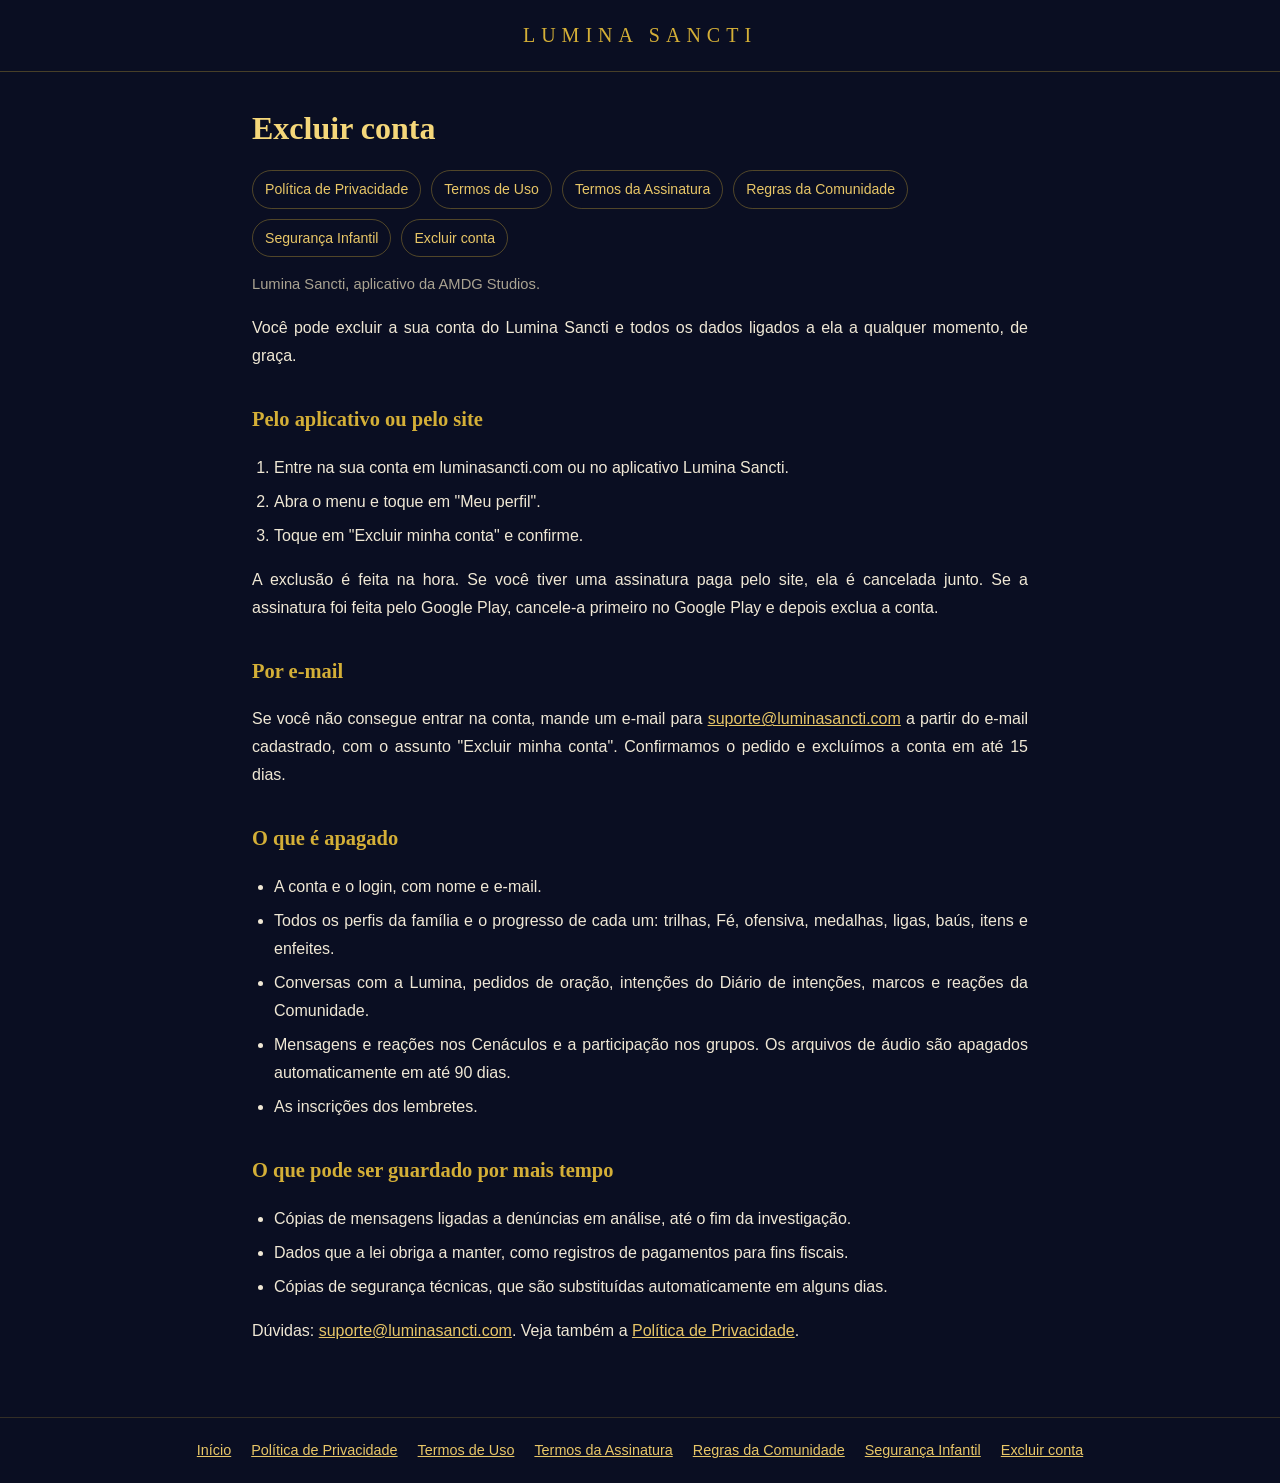
<file: excluir-conta.html>
<!DOCTYPE html>
<html lang="pt-BR">
<head>
  <meta charset="UTF-8">
  <meta name="viewport" content="width=device-width, initial-scale=1.0">
  <title>Excluir conta - Lumina Sancti</title>
  <meta name="description" content="Como excluir a sua conta do Lumina Sancti e os dados ligados a ela.">
  <link rel="canonical" href="https://luminasancti.com/excluir-conta">
  <link rel="icon" href="/favicon.ico" sizes="48x48">
  <link rel="icon" type="image/png" sizes="96x96" href="/favicon-96.png">
  <meta name="theme-color" content="#0a0e22">
  <style>
    * { box-sizing: border-box; }
    body { margin: 0; background: #0a0e22; color: #f0e8d5; font-family: 'Segoe UI', Roboto, Arial, sans-serif; line-height: 1.75; }
    header { padding: 18px 20px; border-bottom: 1px solid rgba(212, 175, 55, 0.3); text-align: center; }
    header a { color: #d4af37; font-family: Georgia, 'Times New Roman', serif; font-size: 1.25rem; letter-spacing: 6px; text-decoration: none; text-transform: uppercase; }
    main { max-width: 820px; margin: 0 auto; padding: 28px 22px 56px; }
    h1 { margin: 0 0 6px; font-family: Georgia, 'Times New Roman', serif; font-weight: 600; font-size: 2rem; color: #f5d77a; }
    h3 { margin: 32px 0 10px; font-family: Georgia, 'Times New Roman', serif; font-size: 1.28rem; color: #d4af37; }
    p, li { font-size: 1rem; text-align: justify; }
    ul, ol { padding-left: 22px; }
    li { margin-bottom: 6px; }
    a { color: #e8c667; }
    strong { color: #f5d77a; }
    .privacidade-data { color: #aaa391; font-size: 0.92rem; text-align: left; }
    nav.documentos { display: flex; flex-wrap: wrap; gap: 10px; margin: 14px 0 6px; }
    nav.documentos a { padding: 6px 12px; border: 1px solid rgba(212, 175, 55, 0.35); border-radius: 999px; text-decoration: none; font-size: 0.88rem; }
    footer { border-top: 1px solid rgba(212, 175, 55, 0.2); padding: 20px; text-align: center; font-size: 0.9rem; color: #aaa391; }
    footer a { margin: 0 10px; }
  </style>
</head>
<body>
  <header><a href="/">Lumina Sancti</a></header>
  <main>
    <h1>Excluir conta</h1>
    <nav class="documentos"><a href="/privacidade">Política de Privacidade</a><a href="/termos-de-uso">Termos de Uso</a><a href="/termos-da-assinatura">Termos da Assinatura</a><a href="/regras-da-comunidade">Regras da Comunidade</a><a href="/seguranca-infantil">Segurança Infantil</a><a href="/excluir-conta">Excluir conta</a></nav>
    <p class="privacidade-data">Lumina Sancti, aplicativo da AMDG Studios.</p>
    <p>Você pode excluir a sua conta do Lumina Sancti e todos os dados ligados a ela a qualquer momento, de graça.</p>

    <h3>Pelo aplicativo ou pelo site</h3>
    <ol>
      <li>Entre na sua conta em luminasancti.com ou no aplicativo Lumina Sancti.</li>
      <li>Abra o menu e toque em "Meu perfil".</li>
      <li>Toque em "Excluir minha conta" e confirme.</li>
    </ol>
    <p>A exclusão é feita na hora. Se você tiver uma assinatura paga pelo site, ela é cancelada junto. Se a assinatura foi feita pelo Google Play, cancele-a primeiro no Google Play e depois exclua a conta.</p>

    <h3>Por e-mail</h3>
    <p>Se você não consegue entrar na conta, mande um e-mail para <a href="mailto:suporte@luminasancti.com?subject=Excluir%20minha%20conta">suporte@luminasancti.com</a> a partir do e-mail cadastrado, com o assunto "Excluir minha conta". Confirmamos o pedido e excluímos a conta em até 15 dias.</p>

    <h3>O que é apagado</h3>
    <ul>
      <li>A conta e o login, com nome e e-mail.</li>
      <li>Todos os perfis da família e o progresso de cada um: trilhas, Fé, ofensiva, medalhas, ligas, baús, itens e enfeites.</li>
      <li>Conversas com a Lumina, pedidos de oração, intenções do Diário de intenções, marcos e reações da Comunidade.</li>
      <li>Mensagens e reações nos Cenáculos e a participação nos grupos. Os arquivos de áudio são apagados automaticamente em até 90 dias.</li>
      <li>As inscrições dos lembretes.</li>
    </ul>

    <h3>O que pode ser guardado por mais tempo</h3>
    <ul>
      <li>Cópias de mensagens ligadas a denúncias em análise, até o fim da investigação.</li>
      <li>Dados que a lei obriga a manter, como registros de pagamentos para fins fiscais.</li>
      <li>Cópias de segurança técnicas, que são substituídas automaticamente em alguns dias.</li>
    </ul>
    <p>Dúvidas: <a href="mailto:suporte@luminasancti.com">suporte@luminasancti.com</a>. Veja também a <a href="/privacidade">Política de Privacidade</a>.</p>
  </main>
  <footer><a href="/">Início</a><a href="/privacidade">Política de Privacidade</a><a href="/termos-de-uso">Termos de Uso</a><a href="/termos-da-assinatura">Termos da Assinatura</a><a href="/regras-da-comunidade">Regras da Comunidade</a><a href="/seguranca-infantil">Segurança Infantil</a><a href="/excluir-conta">Excluir conta</a></footer>
</body>
</html>
</file>
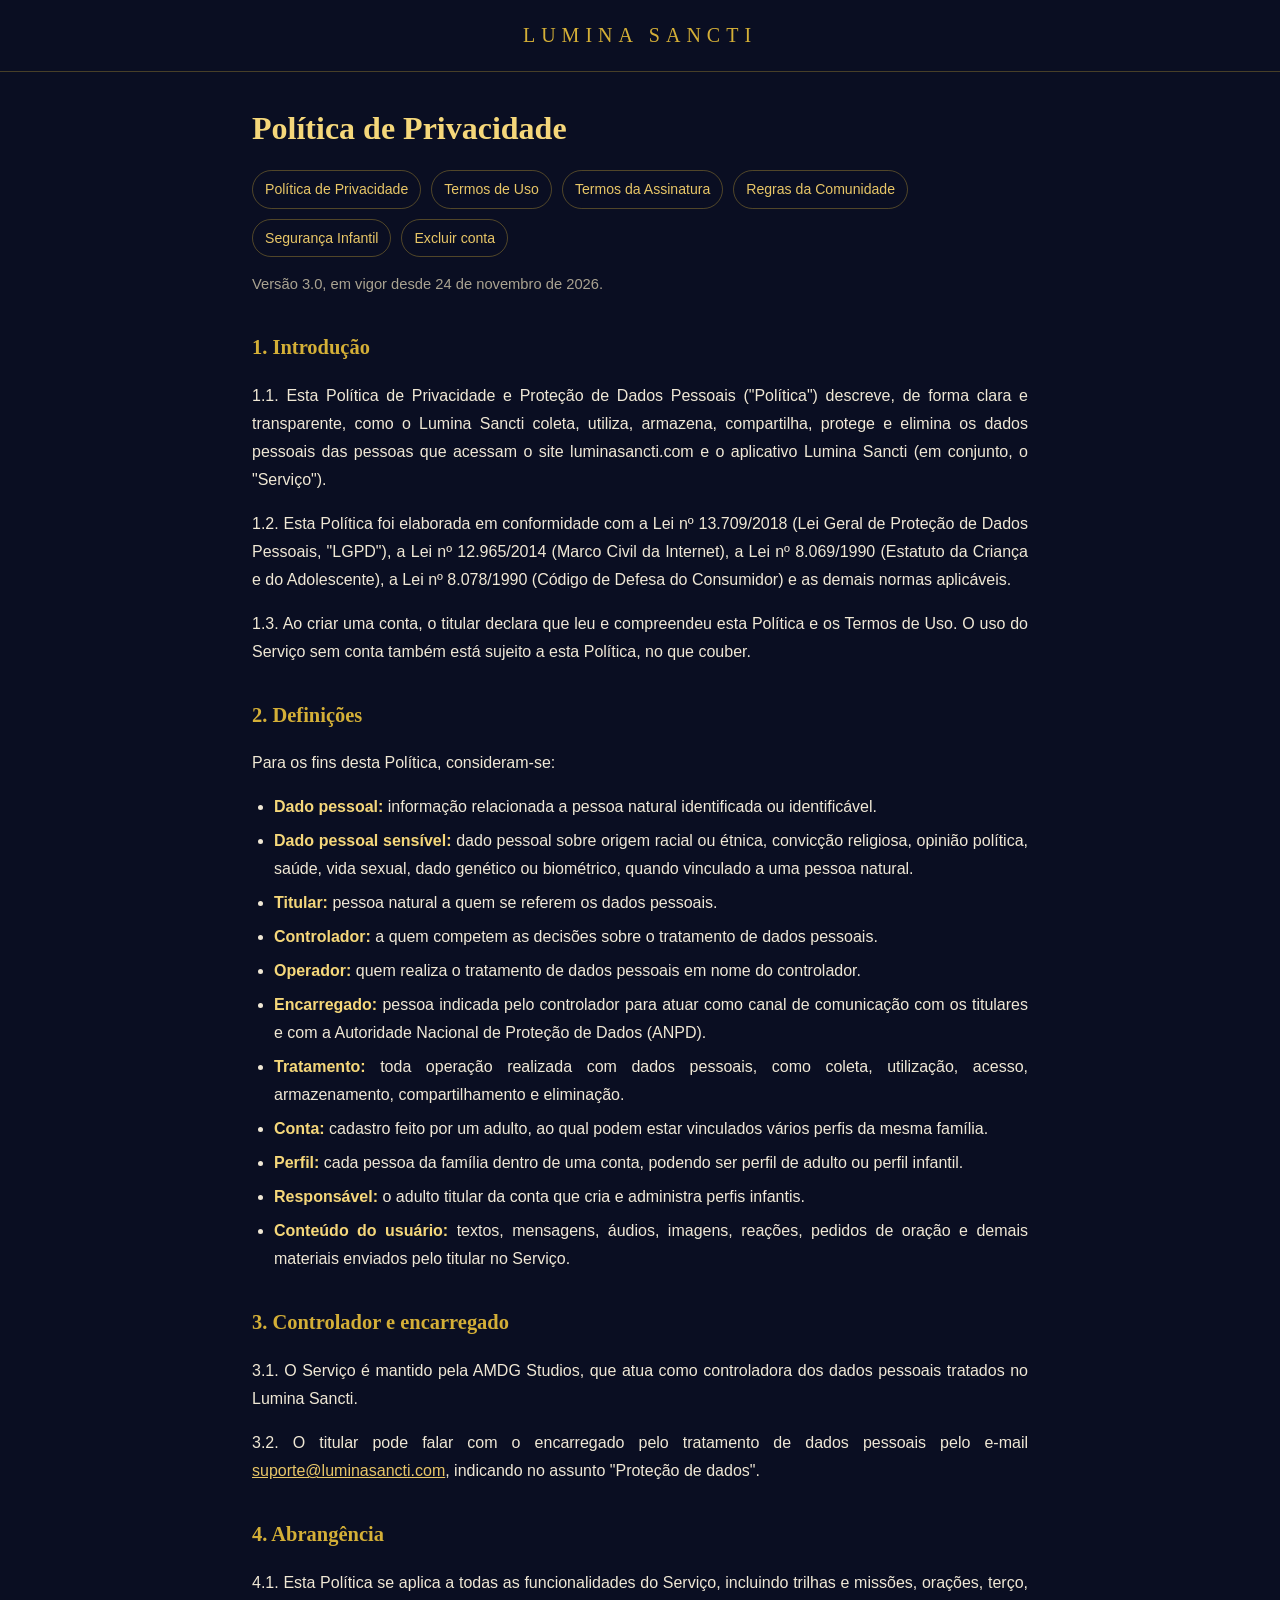
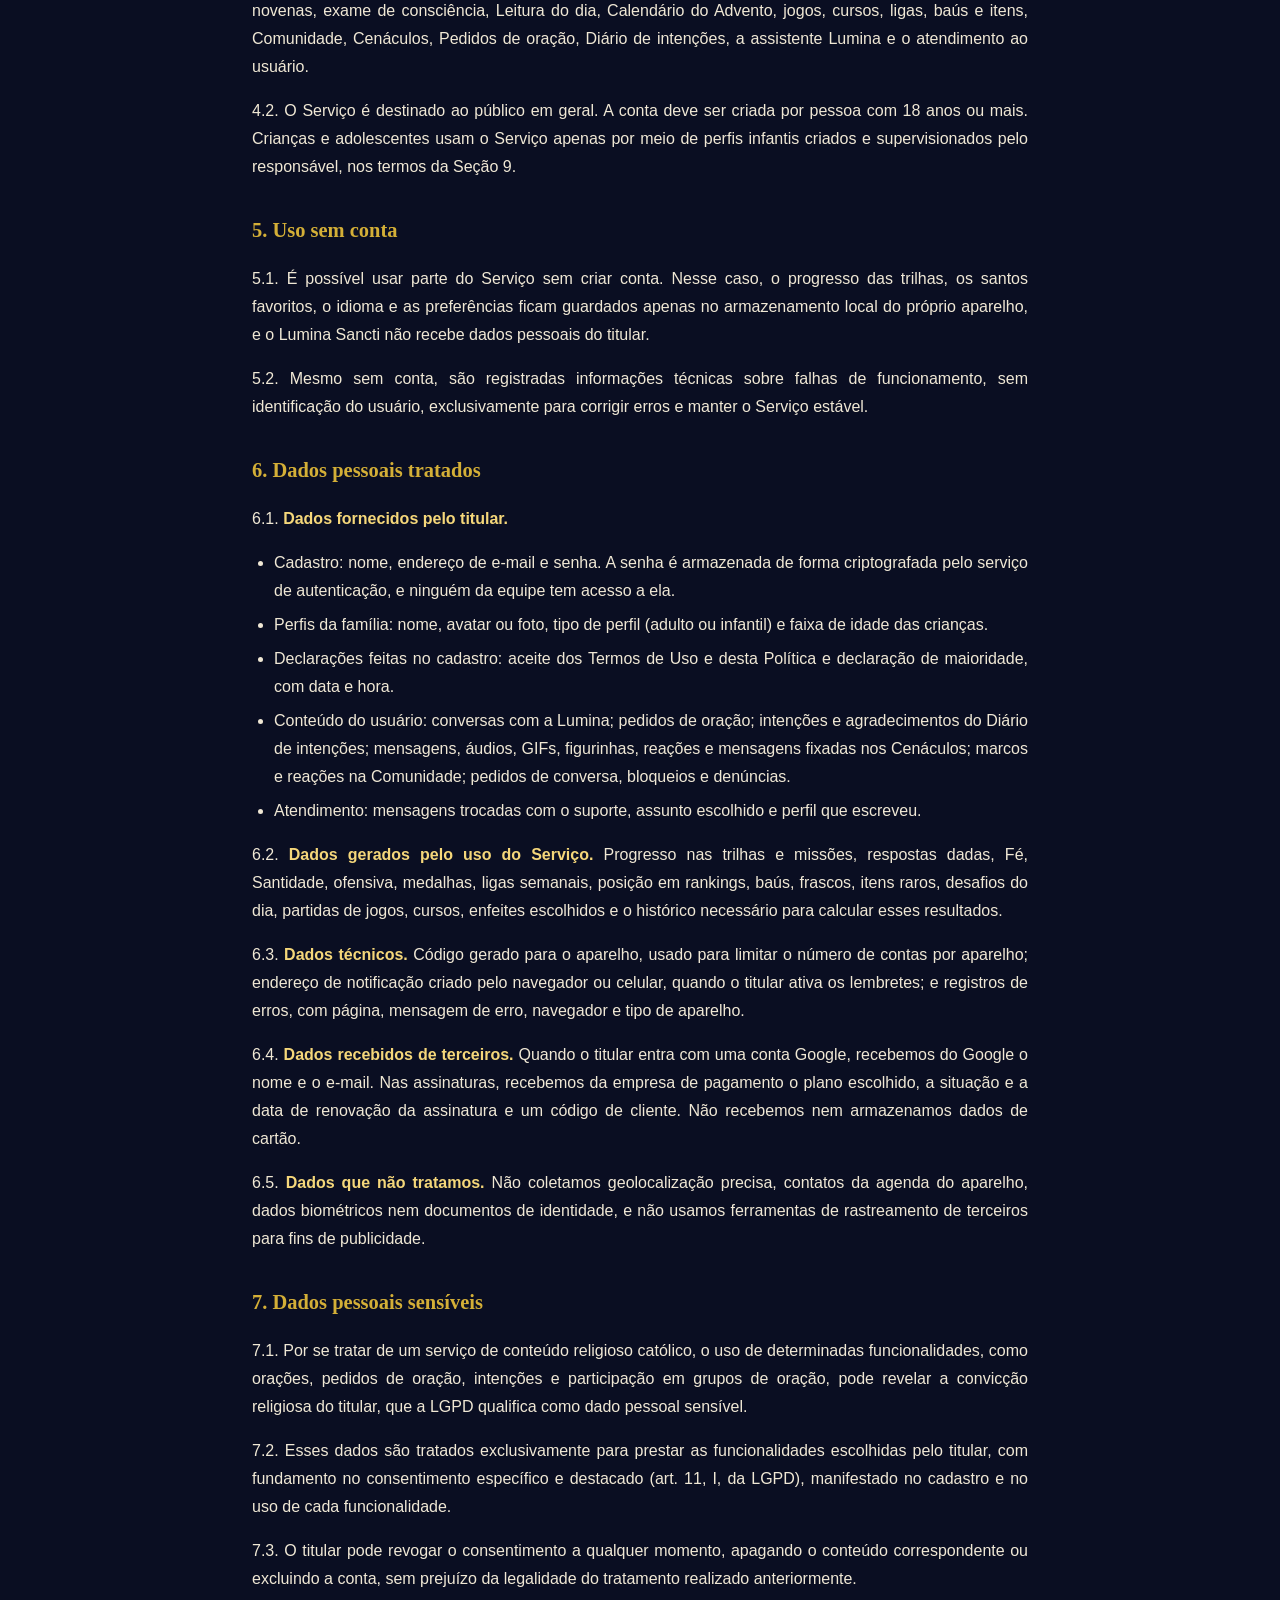
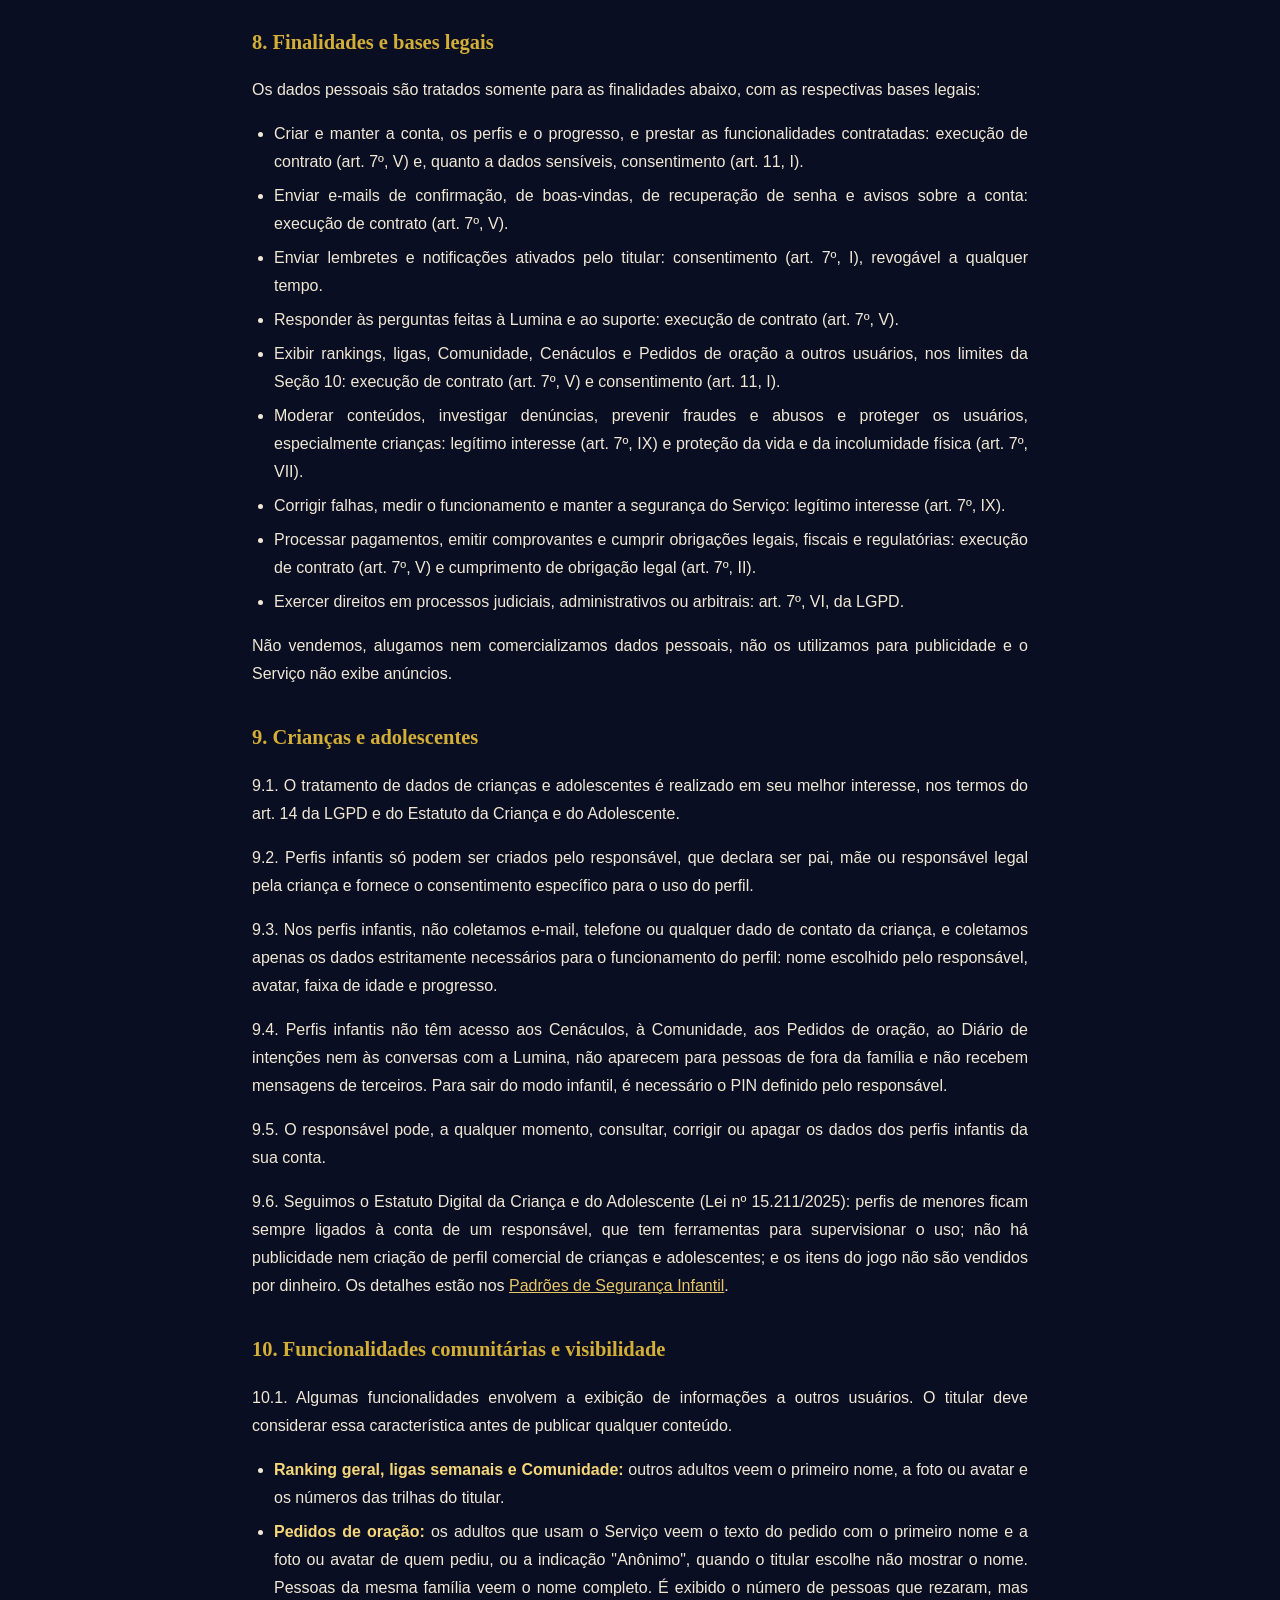
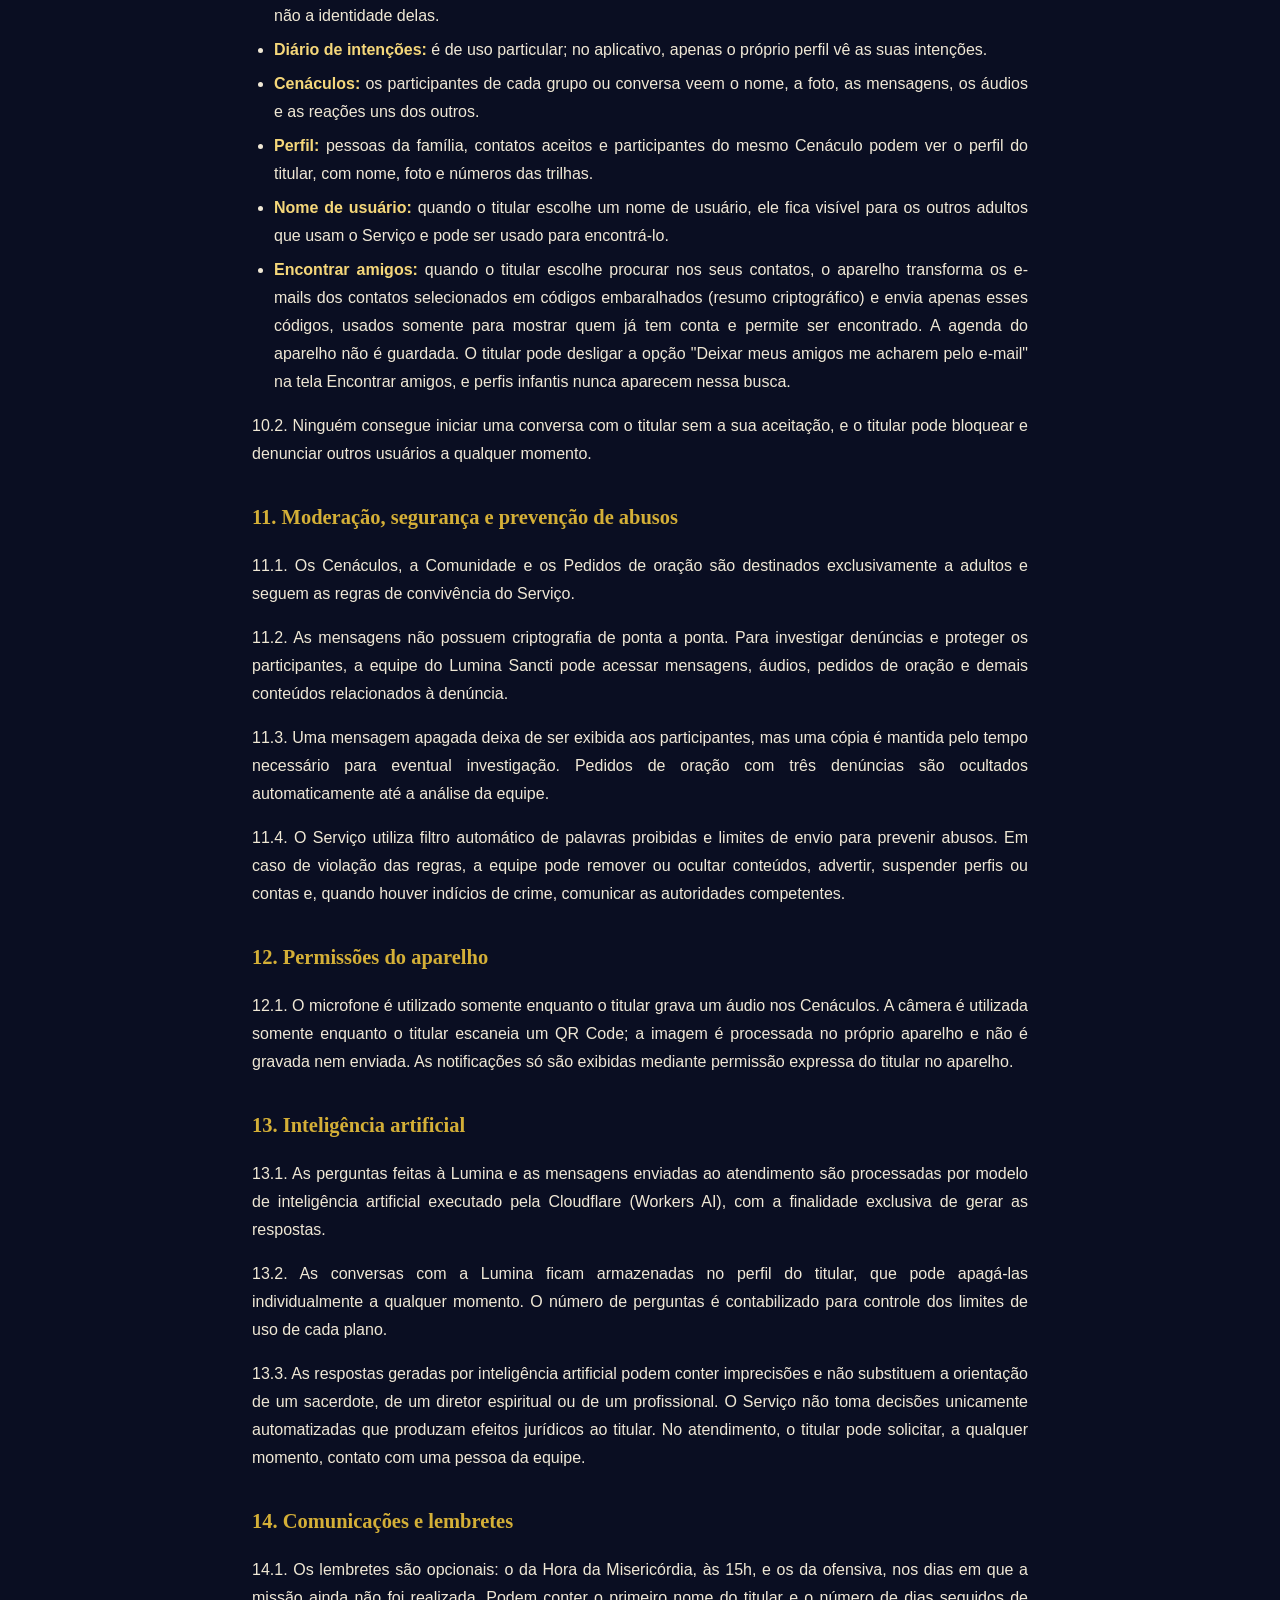
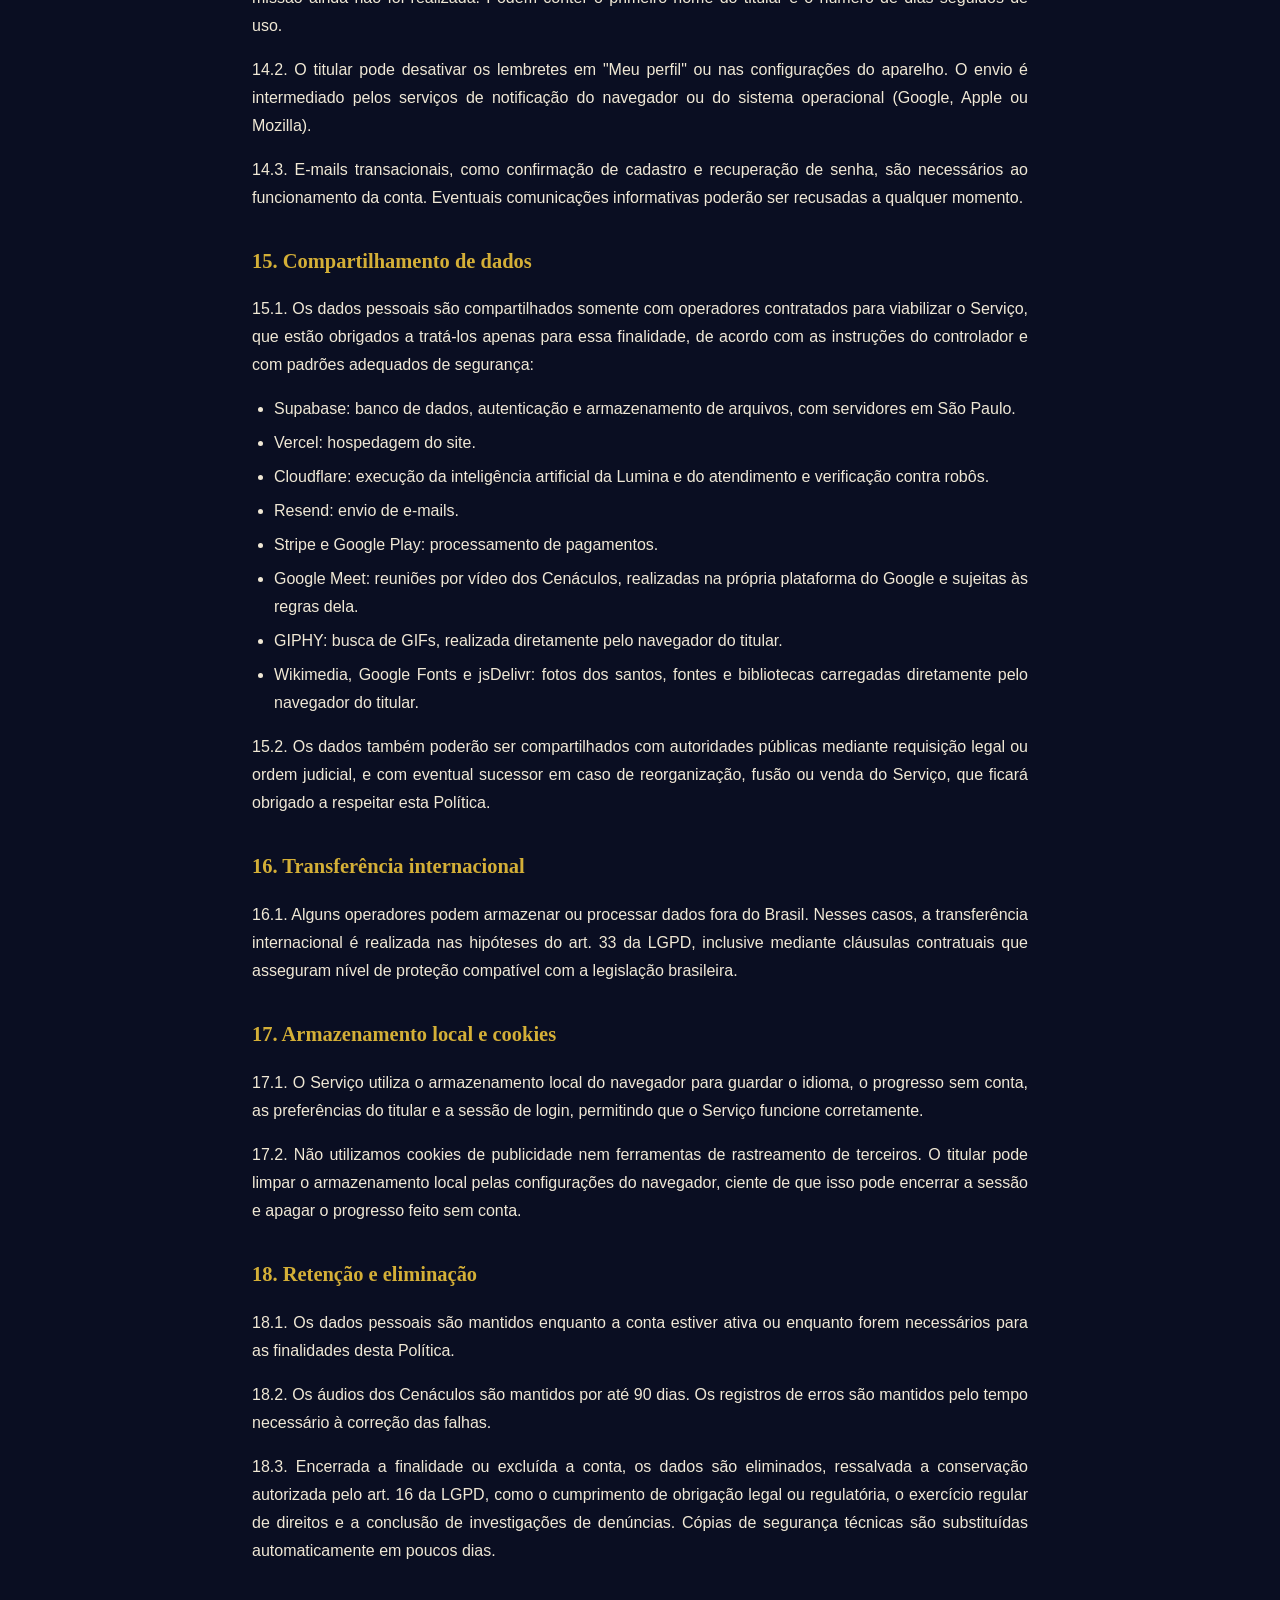
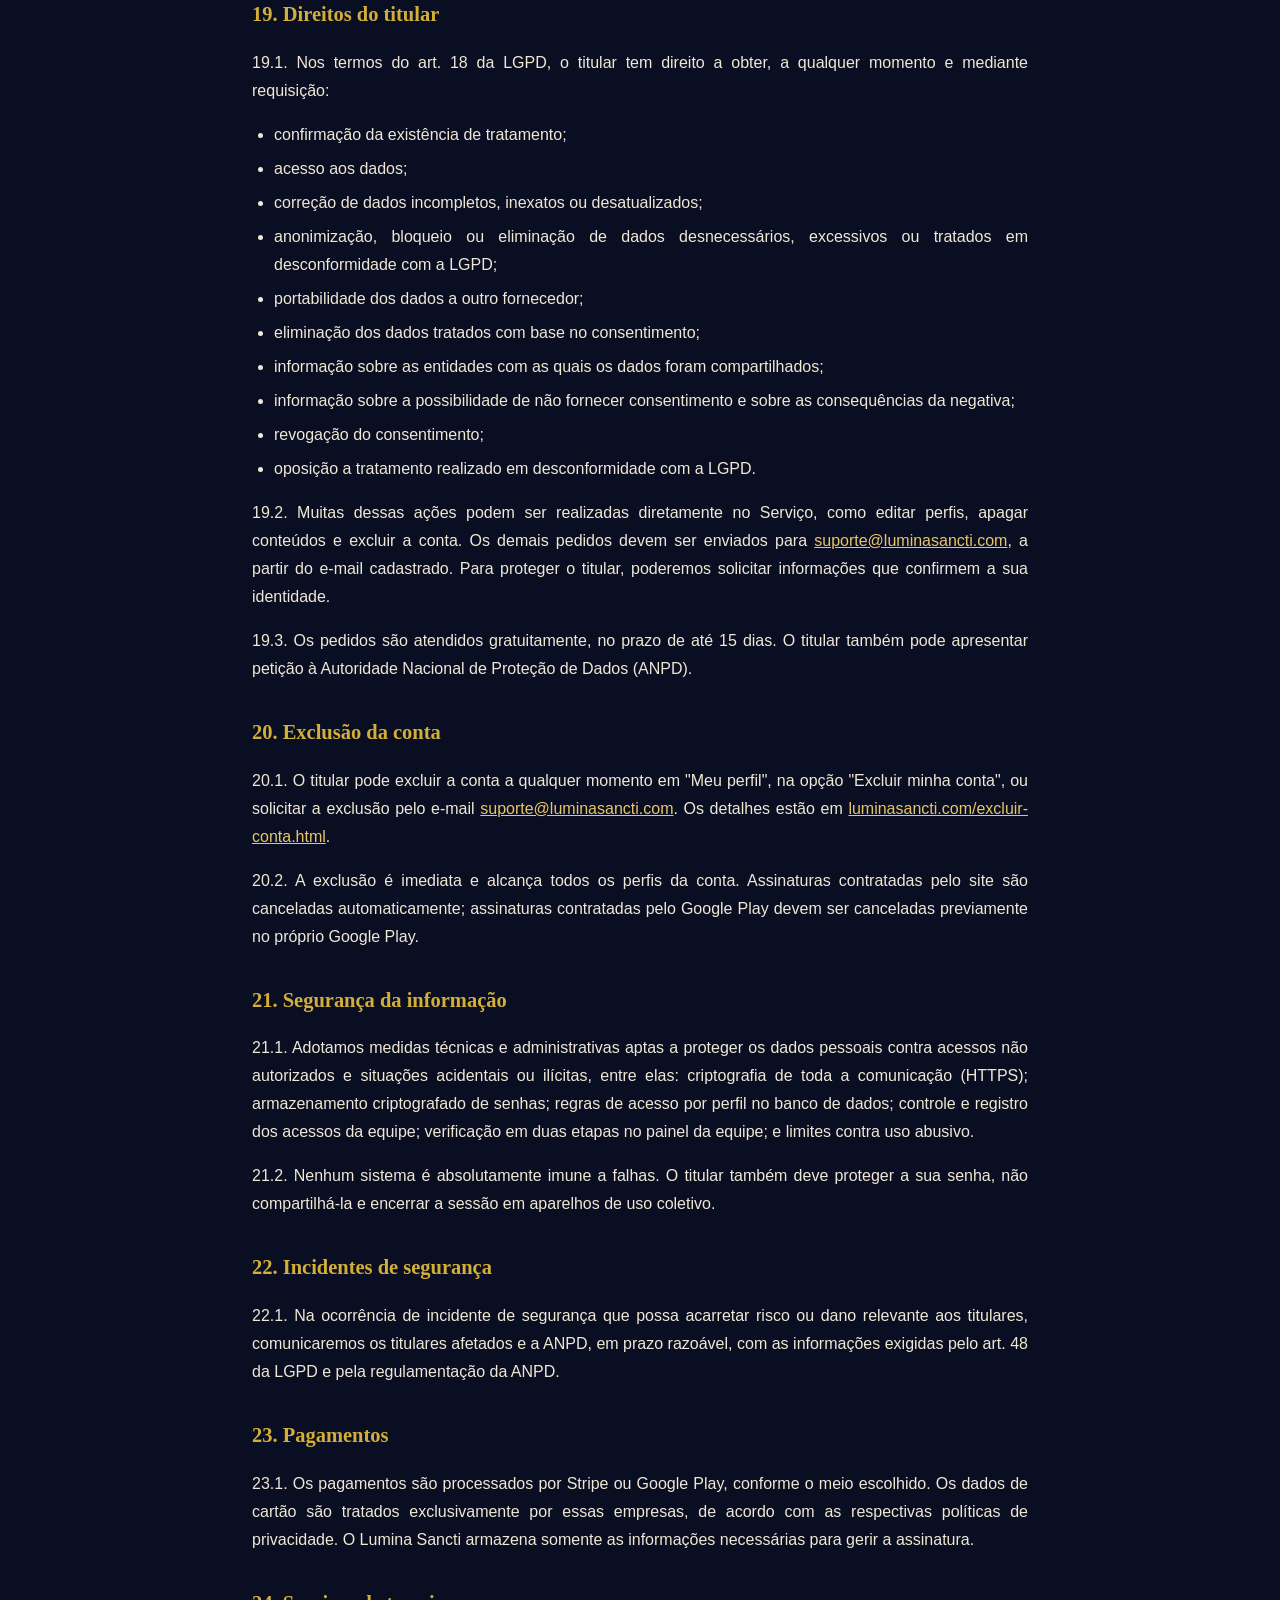
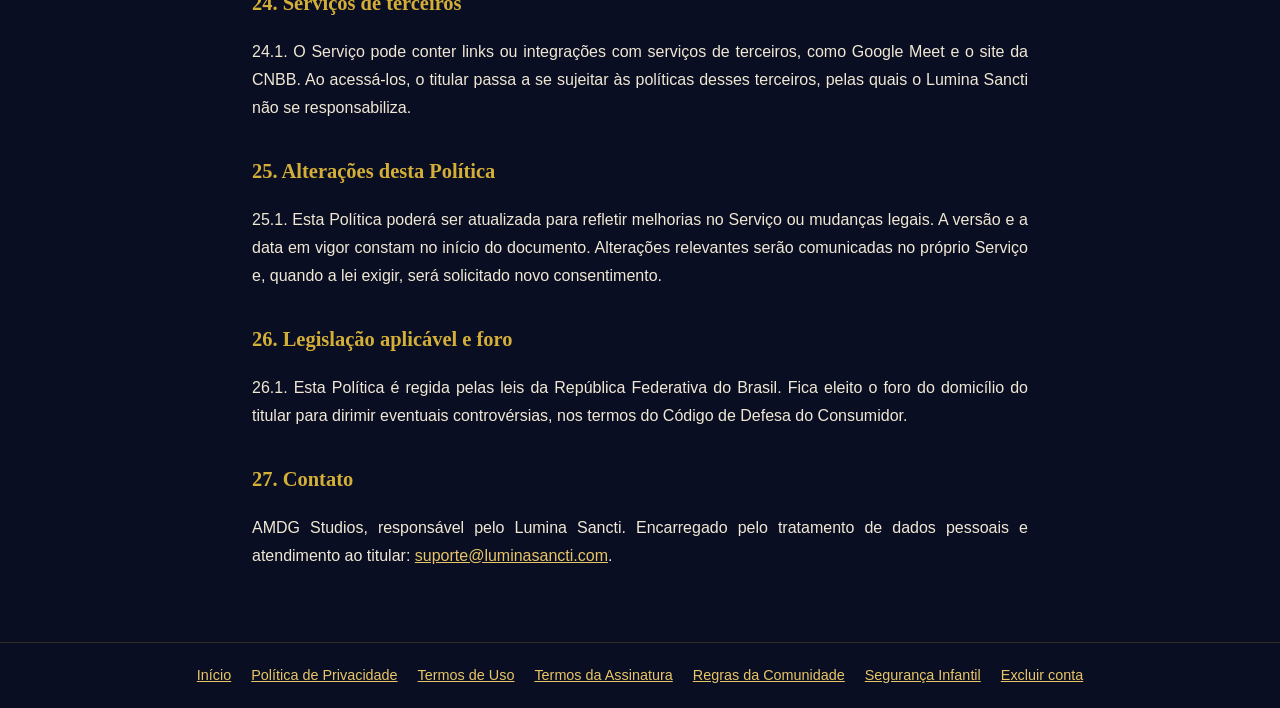
<file: privacidade.html>
<!DOCTYPE html>
<html lang="pt-BR">
<head>
  <meta charset="UTF-8">
  <meta name="viewport" content="width=device-width, initial-scale=1.0">
  <title>Política de Privacidade - Lumina Sancti</title>
  <meta name="description" content="Política de Privacidade e Proteção de Dados Pessoais do Lumina Sancti, de acordo com a LGPD.">
  <link rel="canonical" href="https://luminasancti.com/privacidade">
  <link rel="icon" href="/favicon.ico" sizes="48x48">
  <link rel="icon" type="image/png" sizes="96x96" href="/favicon-96.png">
  <meta name="theme-color" content="#0a0e22">
  <style>
    * { box-sizing: border-box; }
    body { margin: 0; background: #0a0e22; color: #f0e8d5; font-family: 'Segoe UI', Roboto, Arial, sans-serif; line-height: 1.75; }
    header { padding: 18px 20px; border-bottom: 1px solid rgba(212, 175, 55, 0.3); text-align: center; }
    header a { color: #d4af37; font-family: Georgia, 'Times New Roman', serif; font-size: 1.25rem; letter-spacing: 6px; text-decoration: none; text-transform: uppercase; }
    main { max-width: 820px; margin: 0 auto; padding: 28px 22px 56px; }
    h1 { margin: 0 0 6px; font-family: Georgia, 'Times New Roman', serif; font-weight: 600; font-size: 2rem; color: #f5d77a; }
    h3 { margin: 32px 0 10px; font-family: Georgia, 'Times New Roman', serif; font-size: 1.28rem; color: #d4af37; }
    p, li { font-size: 1rem; text-align: justify; }
    ul, ol { padding-left: 22px; }
    li { margin-bottom: 6px; }
    a { color: #e8c667; }
    strong { color: #f5d77a; }
    .privacidade-data { color: #aaa391; font-size: 0.92rem; text-align: left; }
    nav.documentos { display: flex; flex-wrap: wrap; gap: 10px; margin: 14px 0 6px; }
    nav.documentos a { padding: 6px 12px; border: 1px solid rgba(212, 175, 55, 0.35); border-radius: 999px; text-decoration: none; font-size: 0.88rem; }
    footer { border-top: 1px solid rgba(212, 175, 55, 0.2); padding: 20px; text-align: center; font-size: 0.9rem; color: #aaa391; }
    footer a { margin: 0 10px; }
  </style>
</head>
<body>
  <header><a href="/">Lumina Sancti</a></header>
  <main>
    <h1>Política de Privacidade</h1>
    <nav class="documentos"><a href="/privacidade">Política de Privacidade</a><a href="/termos-de-uso">Termos de Uso</a><a href="/termos-da-assinatura">Termos da Assinatura</a><a href="/regras-da-comunidade">Regras da Comunidade</a><a href="/seguranca-infantil">Segurança Infantil</a><a href="/excluir-conta">Excluir conta</a></nav>
    <p class="privacidade-data">Versão 3.0, em vigor desde 24 de novembro de 2026.</p>

    <h3>1. Introdução</h3>
    <p>1.1. Esta Política de Privacidade e Proteção de Dados Pessoais ("Política") descreve, de forma clara e transparente, como o Lumina Sancti coleta, utiliza, armazena, compartilha, protege e elimina os dados pessoais das pessoas que acessam o site luminasancti.com e o aplicativo Lumina Sancti (em conjunto, o "Serviço").</p>
    <p>1.2. Esta Política foi elaborada em conformidade com a Lei nº 13.709/2018 (Lei Geral de Proteção de Dados Pessoais, "LGPD"), a Lei nº 12.965/2014 (Marco Civil da Internet), a Lei nº 8.069/1990 (Estatuto da Criança e do Adolescente), a Lei nº 8.078/1990 (Código de Defesa do Consumidor) e as demais normas aplicáveis.</p>
    <p>1.3. Ao criar uma conta, o titular declara que leu e compreendeu esta Política e os Termos de Uso. O uso do Serviço sem conta também está sujeito a esta Política, no que couber.</p>

    <h3>2. Definições</h3>
    <p>Para os fins desta Política, consideram-se:</p>
    <ul>
      <li><strong>Dado pessoal:</strong> informação relacionada a pessoa natural identificada ou identificável.</li>
      <li><strong>Dado pessoal sensível:</strong> dado pessoal sobre origem racial ou étnica, convicção religiosa, opinião política, saúde, vida sexual, dado genético ou biométrico, quando vinculado a uma pessoa natural.</li>
      <li><strong>Titular:</strong> pessoa natural a quem se referem os dados pessoais.</li>
      <li><strong>Controlador:</strong> a quem competem as decisões sobre o tratamento de dados pessoais.</li>
      <li><strong>Operador:</strong> quem realiza o tratamento de dados pessoais em nome do controlador.</li>
      <li><strong>Encarregado:</strong> pessoa indicada pelo controlador para atuar como canal de comunicação com os titulares e com a Autoridade Nacional de Proteção de Dados (ANPD).</li>
      <li><strong>Tratamento:</strong> toda operação realizada com dados pessoais, como coleta, utilização, acesso, armazenamento, compartilhamento e eliminação.</li>
      <li><strong>Conta:</strong> cadastro feito por um adulto, ao qual podem estar vinculados vários perfis da mesma família.</li>
      <li><strong>Perfil:</strong> cada pessoa da família dentro de uma conta, podendo ser perfil de adulto ou perfil infantil.</li>
      <li><strong>Responsável:</strong> o adulto titular da conta que cria e administra perfis infantis.</li>
      <li><strong>Conteúdo do usuário:</strong> textos, mensagens, áudios, imagens, reações, pedidos de oração e demais materiais enviados pelo titular no Serviço.</li>
    </ul>

    <h3>3. Controlador e encarregado</h3>
    <p>3.1. O Serviço é mantido pela AMDG Studios, que atua como controladora dos dados pessoais tratados no Lumina Sancti.</p>
    <p>3.2. O titular pode falar com o encarregado pelo tratamento de dados pessoais pelo e-mail <a href="mailto:suporte@luminasancti.com">suporte@luminasancti.com</a>, indicando no assunto "Proteção de dados".</p>

    <h3>4. Abrangência</h3>
    <p>4.1. Esta Política se aplica a todas as funcionalidades do Serviço, incluindo trilhas e missões, orações, terço, novenas, exame de consciência, Leitura do dia, Calendário do Advento, jogos, cursos, ligas, baús e itens, Comunidade, Cenáculos, Pedidos de oração, Diário de intenções, a assistente Lumina e o atendimento ao usuário.</p>
    <p>4.2. O Serviço é destinado ao público em geral. A conta deve ser criada por pessoa com 18 anos ou mais. Crianças e adolescentes usam o Serviço apenas por meio de perfis infantis criados e supervisionados pelo responsável, nos termos da Seção 9.</p>

    <h3>5. Uso sem conta</h3>
    <p>5.1. É possível usar parte do Serviço sem criar conta. Nesse caso, o progresso das trilhas, os santos favoritos, o idioma e as preferências ficam guardados apenas no armazenamento local do próprio aparelho, e o Lumina Sancti não recebe dados pessoais do titular.</p>
    <p>5.2. Mesmo sem conta, são registradas informações técnicas sobre falhas de funcionamento, sem identificação do usuário, exclusivamente para corrigir erros e manter o Serviço estável.</p>

    <h3>6. Dados pessoais tratados</h3>
    <p>6.1. <strong>Dados fornecidos pelo titular.</strong></p>
    <ul>
      <li>Cadastro: nome, endereço de e-mail e senha. A senha é armazenada de forma criptografada pelo serviço de autenticação, e ninguém da equipe tem acesso a ela.</li>
      <li>Perfis da família: nome, avatar ou foto, tipo de perfil (adulto ou infantil) e faixa de idade das crianças.</li>
      <li>Declarações feitas no cadastro: aceite dos Termos de Uso e desta Política e declaração de maioridade, com data e hora.</li>
      <li>Conteúdo do usuário: conversas com a Lumina; pedidos de oração; intenções e agradecimentos do Diário de intenções; mensagens, áudios, GIFs, figurinhas, reações e mensagens fixadas nos Cenáculos; marcos e reações na Comunidade; pedidos de conversa, bloqueios e denúncias.</li>
      <li>Atendimento: mensagens trocadas com o suporte, assunto escolhido e perfil que escreveu.</li>
    </ul>
    <p>6.2. <strong>Dados gerados pelo uso do Serviço.</strong> Progresso nas trilhas e missões, respostas dadas, Fé, Santidade, ofensiva, medalhas, ligas semanais, posição em rankings, baús, frascos, itens raros, desafios do dia, partidas de jogos, cursos, enfeites escolhidos e o histórico necessário para calcular esses resultados.</p>
    <p>6.3. <strong>Dados técnicos.</strong> Código gerado para o aparelho, usado para limitar o número de contas por aparelho; endereço de notificação criado pelo navegador ou celular, quando o titular ativa os lembretes; e registros de erros, com página, mensagem de erro, navegador e tipo de aparelho.</p>
    <p>6.4. <strong>Dados recebidos de terceiros.</strong> Quando o titular entra com uma conta Google, recebemos do Google o nome e o e-mail. Nas assinaturas, recebemos da empresa de pagamento o plano escolhido, a situação e a data de renovação da assinatura e um código de cliente. Não recebemos nem armazenamos dados de cartão.</p>
    <p>6.5. <strong>Dados que não tratamos.</strong> Não coletamos geolocalização precisa, contatos da agenda do aparelho, dados biométricos nem documentos de identidade, e não usamos ferramentas de rastreamento de terceiros para fins de publicidade.</p>

    <h3>7. Dados pessoais sensíveis</h3>
    <p>7.1. Por se tratar de um serviço de conteúdo religioso católico, o uso de determinadas funcionalidades, como orações, pedidos de oração, intenções e participação em grupos de oração, pode revelar a convicção religiosa do titular, que a LGPD qualifica como dado pessoal sensível.</p>
    <p>7.2. Esses dados são tratados exclusivamente para prestar as funcionalidades escolhidas pelo titular, com fundamento no consentimento específico e destacado (art. 11, I, da LGPD), manifestado no cadastro e no uso de cada funcionalidade.</p>
    <p>7.3. O titular pode revogar o consentimento a qualquer momento, apagando o conteúdo correspondente ou excluindo a conta, sem prejuízo da legalidade do tratamento realizado anteriormente.</p>

    <h3>8. Finalidades e bases legais</h3>
    <p>Os dados pessoais são tratados somente para as finalidades abaixo, com as respectivas bases legais:</p>
    <ul>
      <li>Criar e manter a conta, os perfis e o progresso, e prestar as funcionalidades contratadas: execução de contrato (art. 7º, V) e, quanto a dados sensíveis, consentimento (art. 11, I).</li>
      <li>Enviar e-mails de confirmação, de boas-vindas, de recuperação de senha e avisos sobre a conta: execução de contrato (art. 7º, V).</li>
      <li>Enviar lembretes e notificações ativados pelo titular: consentimento (art. 7º, I), revogável a qualquer tempo.</li>
      <li>Responder às perguntas feitas à Lumina e ao suporte: execução de contrato (art. 7º, V).</li>
      <li>Exibir rankings, ligas, Comunidade, Cenáculos e Pedidos de oração a outros usuários, nos limites da Seção 10: execução de contrato (art. 7º, V) e consentimento (art. 11, I).</li>
      <li>Moderar conteúdos, investigar denúncias, prevenir fraudes e abusos e proteger os usuários, especialmente crianças: legítimo interesse (art. 7º, IX) e proteção da vida e da incolumidade física (art. 7º, VII).</li>
      <li>Corrigir falhas, medir o funcionamento e manter a segurança do Serviço: legítimo interesse (art. 7º, IX).</li>
      <li>Processar pagamentos, emitir comprovantes e cumprir obrigações legais, fiscais e regulatórias: execução de contrato (art. 7º, V) e cumprimento de obrigação legal (art. 7º, II).</li>
      <li>Exercer direitos em processos judiciais, administrativos ou arbitrais: art. 7º, VI, da LGPD.</li>
    </ul>
    <p>Não vendemos, alugamos nem comercializamos dados pessoais, não os utilizamos para publicidade e o Serviço não exibe anúncios.</p>

    <h3>9. Crianças e adolescentes</h3>
    <p>9.1. O tratamento de dados de crianças e adolescentes é realizado em seu melhor interesse, nos termos do art. 14 da LGPD e do Estatuto da Criança e do Adolescente.</p>
    <p>9.2. Perfis infantis só podem ser criados pelo responsável, que declara ser pai, mãe ou responsável legal pela criança e fornece o consentimento específico para o uso do perfil.</p>
    <p>9.3. Nos perfis infantis, não coletamos e-mail, telefone ou qualquer dado de contato da criança, e coletamos apenas os dados estritamente necessários para o funcionamento do perfil: nome escolhido pelo responsável, avatar, faixa de idade e progresso.</p>
    <p>9.4. Perfis infantis não têm acesso aos Cenáculos, à Comunidade, aos Pedidos de oração, ao Diário de intenções nem às conversas com a Lumina, não aparecem para pessoas de fora da família e não recebem mensagens de terceiros. Para sair do modo infantil, é necessário o PIN definido pelo responsável.</p>
    <p>9.5. O responsável pode, a qualquer momento, consultar, corrigir ou apagar os dados dos perfis infantis da sua conta.</p>
    <p>9.6. Seguimos o Estatuto Digital da Criança e do Adolescente (Lei nº 15.211/2025): perfis de menores ficam sempre ligados à conta de um responsável, que tem ferramentas para supervisionar o uso; não há publicidade nem criação de perfil comercial de crianças e adolescentes; e os itens do jogo não são vendidos por dinheiro. Os detalhes estão nos <a href="/seguranca-infantil">Padrões de Segurança Infantil</a>.</p>

    <h3>10. Funcionalidades comunitárias e visibilidade</h3>
    <p>10.1. Algumas funcionalidades envolvem a exibição de informações a outros usuários. O titular deve considerar essa característica antes de publicar qualquer conteúdo.</p>
    <ul>
      <li><strong>Ranking geral, ligas semanais e Comunidade:</strong> outros adultos veem o primeiro nome, a foto ou avatar e os números das trilhas do titular.</li>
      <li><strong>Pedidos de oração:</strong> os adultos que usam o Serviço veem o texto do pedido com o primeiro nome e a foto ou avatar de quem pediu, ou a indicação "Anônimo", quando o titular escolhe não mostrar o nome. Pessoas da mesma família veem o nome completo. É exibido o número de pessoas que rezaram, mas não a identidade delas.</li>
      <li><strong>Diário de intenções:</strong> é de uso particular; no aplicativo, apenas o próprio perfil vê as suas intenções.</li>
      <li><strong>Cenáculos:</strong> os participantes de cada grupo ou conversa veem o nome, a foto, as mensagens, os áudios e as reações uns dos outros.</li>
      <li><strong>Perfil:</strong> pessoas da família, contatos aceitos e participantes do mesmo Cenáculo podem ver o perfil do titular, com nome, foto e números das trilhas.</li>
      <li><strong>Nome de usuário:</strong> quando o titular escolhe um nome de usuário, ele fica visível para os outros adultos que usam o Serviço e pode ser usado para encontrá-lo.</li>
      <li><strong>Encontrar amigos:</strong> quando o titular escolhe procurar nos seus contatos, o aparelho transforma os e-mails dos contatos selecionados em códigos embaralhados (resumo criptográfico) e envia apenas esses códigos, usados somente para mostrar quem já tem conta e permite ser encontrado. A agenda do aparelho não é guardada. O titular pode desligar a opção "Deixar meus amigos me acharem pelo e-mail" na tela Encontrar amigos, e perfis infantis nunca aparecem nessa busca.</li>
    </ul>
    <p>10.2. Ninguém consegue iniciar uma conversa com o titular sem a sua aceitação, e o titular pode bloquear e denunciar outros usuários a qualquer momento.</p>

    <h3>11. Moderação, segurança e prevenção de abusos</h3>
    <p>11.1. Os Cenáculos, a Comunidade e os Pedidos de oração são destinados exclusivamente a adultos e seguem as regras de convivência do Serviço.</p>
    <p>11.2. As mensagens não possuem criptografia de ponta a ponta. Para investigar denúncias e proteger os participantes, a equipe do Lumina Sancti pode acessar mensagens, áudios, pedidos de oração e demais conteúdos relacionados à denúncia.</p>
    <p>11.3. Uma mensagem apagada deixa de ser exibida aos participantes, mas uma cópia é mantida pelo tempo necessário para eventual investigação. Pedidos de oração com três denúncias são ocultados automaticamente até a análise da equipe.</p>
    <p>11.4. O Serviço utiliza filtro automático de palavras proibidas e limites de envio para prevenir abusos. Em caso de violação das regras, a equipe pode remover ou ocultar conteúdos, advertir, suspender perfis ou contas e, quando houver indícios de crime, comunicar as autoridades competentes.</p>

    <h3>12. Permissões do aparelho</h3>
    <p>12.1. O microfone é utilizado somente enquanto o titular grava um áudio nos Cenáculos. A câmera é utilizada somente enquanto o titular escaneia um QR Code; a imagem é processada no próprio aparelho e não é gravada nem enviada. As notificações só são exibidas mediante permissão expressa do titular no aparelho.</p>

    <h3>13. Inteligência artificial</h3>
    <p>13.1. As perguntas feitas à Lumina e as mensagens enviadas ao atendimento são processadas por modelo de inteligência artificial executado pela Cloudflare (Workers AI), com a finalidade exclusiva de gerar as respostas.</p>
    <p>13.2. As conversas com a Lumina ficam armazenadas no perfil do titular, que pode apagá-las individualmente a qualquer momento. O número de perguntas é contabilizado para controle dos limites de uso de cada plano.</p>
    <p>13.3. As respostas geradas por inteligência artificial podem conter imprecisões e não substituem a orientação de um sacerdote, de um diretor espiritual ou de um profissional. O Serviço não toma decisões unicamente automatizadas que produzam efeitos jurídicos ao titular. No atendimento, o titular pode solicitar, a qualquer momento, contato com uma pessoa da equipe.</p>

    <h3>14. Comunicações e lembretes</h3>
    <p>14.1. Os lembretes são opcionais: o da Hora da Misericórdia, às 15h, e os da ofensiva, nos dias em que a missão ainda não foi realizada. Podem conter o primeiro nome do titular e o número de dias seguidos de uso.</p>
    <p>14.2. O titular pode desativar os lembretes em "Meu perfil" ou nas configurações do aparelho. O envio é intermediado pelos serviços de notificação do navegador ou do sistema operacional (Google, Apple ou Mozilla).</p>
    <p>14.3. E-mails transacionais, como confirmação de cadastro e recuperação de senha, são necessários ao funcionamento da conta. Eventuais comunicações informativas poderão ser recusadas a qualquer momento.</p>

    <h3>15. Compartilhamento de dados</h3>
    <p>15.1. Os dados pessoais são compartilhados somente com operadores contratados para viabilizar o Serviço, que estão obrigados a tratá-los apenas para essa finalidade, de acordo com as instruções do controlador e com padrões adequados de segurança:</p>
    <ul>
      <li>Supabase: banco de dados, autenticação e armazenamento de arquivos, com servidores em São Paulo.</li>
      <li>Vercel: hospedagem do site.</li>
      <li>Cloudflare: execução da inteligência artificial da Lumina e do atendimento e verificação contra robôs.</li>
      <li>Resend: envio de e-mails.</li>
      <li>Stripe e Google Play: processamento de pagamentos.</li>
      <li>Google Meet: reuniões por vídeo dos Cenáculos, realizadas na própria plataforma do Google e sujeitas às regras dela.</li>
      <li>GIPHY: busca de GIFs, realizada diretamente pelo navegador do titular.</li>
      <li>Wikimedia, Google Fonts e jsDelivr: fotos dos santos, fontes e bibliotecas carregadas diretamente pelo navegador do titular.</li>
    </ul>
    <p>15.2. Os dados também poderão ser compartilhados com autoridades públicas mediante requisição legal ou ordem judicial, e com eventual sucessor em caso de reorganização, fusão ou venda do Serviço, que ficará obrigado a respeitar esta Política.</p>

    <h3>16. Transferência internacional</h3>
    <p>16.1. Alguns operadores podem armazenar ou processar dados fora do Brasil. Nesses casos, a transferência internacional é realizada nas hipóteses do art. 33 da LGPD, inclusive mediante cláusulas contratuais que asseguram nível de proteção compatível com a legislação brasileira.</p>

    <h3>17. Armazenamento local e cookies</h3>
    <p>17.1. O Serviço utiliza o armazenamento local do navegador para guardar o idioma, o progresso sem conta, as preferências do titular e a sessão de login, permitindo que o Serviço funcione corretamente.</p>
    <p>17.2. Não utilizamos cookies de publicidade nem ferramentas de rastreamento de terceiros. O titular pode limpar o armazenamento local pelas configurações do navegador, ciente de que isso pode encerrar a sessão e apagar o progresso feito sem conta.</p>

    <h3>18. Retenção e eliminação</h3>
    <p>18.1. Os dados pessoais são mantidos enquanto a conta estiver ativa ou enquanto forem necessários para as finalidades desta Política.</p>
    <p>18.2. Os áudios dos Cenáculos são mantidos por até 90 dias. Os registros de erros são mantidos pelo tempo necessário à correção das falhas.</p>
    <p>18.3. Encerrada a finalidade ou excluída a conta, os dados são eliminados, ressalvada a conservação autorizada pelo art. 16 da LGPD, como o cumprimento de obrigação legal ou regulatória, o exercício regular de direitos e a conclusão de investigações de denúncias. Cópias de segurança técnicas são substituídas automaticamente em poucos dias.</p>

    <h3>19. Direitos do titular</h3>
    <p>19.1. Nos termos do art. 18 da LGPD, o titular tem direito a obter, a qualquer momento e mediante requisição:</p>
    <ul>
      <li>confirmação da existência de tratamento;</li>
      <li>acesso aos dados;</li>
      <li>correção de dados incompletos, inexatos ou desatualizados;</li>
      <li>anonimização, bloqueio ou eliminação de dados desnecessários, excessivos ou tratados em desconformidade com a LGPD;</li>
      <li>portabilidade dos dados a outro fornecedor;</li>
      <li>eliminação dos dados tratados com base no consentimento;</li>
      <li>informação sobre as entidades com as quais os dados foram compartilhados;</li>
      <li>informação sobre a possibilidade de não fornecer consentimento e sobre as consequências da negativa;</li>
      <li>revogação do consentimento;</li>
      <li>oposição a tratamento realizado em desconformidade com a LGPD.</li>
    </ul>
    <p>19.2. Muitas dessas ações podem ser realizadas diretamente no Serviço, como editar perfis, apagar conteúdos e excluir a conta. Os demais pedidos devem ser enviados para <a href="mailto:suporte@luminasancti.com">suporte@luminasancti.com</a>, a partir do e-mail cadastrado. Para proteger o titular, poderemos solicitar informações que confirmem a sua identidade.</p>
    <p>19.3. Os pedidos são atendidos gratuitamente, no prazo de até 15 dias. O titular também pode apresentar petição à Autoridade Nacional de Proteção de Dados (ANPD).</p>

    <h3>20. Exclusão da conta</h3>
    <p>20.1. O titular pode excluir a conta a qualquer momento em "Meu perfil", na opção "Excluir minha conta", ou solicitar a exclusão pelo e-mail <a href="mailto:suporte@luminasancti.com">suporte@luminasancti.com</a>. Os detalhes estão em <a href="/excluir-conta">luminasancti.com/excluir-conta.html</a>.</p>
    <p>20.2. A exclusão é imediata e alcança todos os perfis da conta. Assinaturas contratadas pelo site são canceladas automaticamente; assinaturas contratadas pelo Google Play devem ser canceladas previamente no próprio Google Play.</p>

    <h3>21. Segurança da informação</h3>
    <p>21.1. Adotamos medidas técnicas e administrativas aptas a proteger os dados pessoais contra acessos não autorizados e situações acidentais ou ilícitas, entre elas: criptografia de toda a comunicação (HTTPS); armazenamento criptografado de senhas; regras de acesso por perfil no banco de dados; controle e registro dos acessos da equipe; verificação em duas etapas no painel da equipe; e limites contra uso abusivo.</p>
    <p>21.2. Nenhum sistema é absolutamente imune a falhas. O titular também deve proteger a sua senha, não compartilhá-la e encerrar a sessão em aparelhos de uso coletivo.</p>

    <h3>22. Incidentes de segurança</h3>
    <p>22.1. Na ocorrência de incidente de segurança que possa acarretar risco ou dano relevante aos titulares, comunicaremos os titulares afetados e a ANPD, em prazo razoável, com as informações exigidas pelo art. 48 da LGPD e pela regulamentação da ANPD.</p>

    <h3>23. Pagamentos</h3>
    <p>23.1. Os pagamentos são processados por Stripe ou Google Play, conforme o meio escolhido. Os dados de cartão são tratados exclusivamente por essas empresas, de acordo com as respectivas políticas de privacidade. O Lumina Sancti armazena somente as informações necessárias para gerir a assinatura.</p>

    <h3>24. Serviços de terceiros</h3>
    <p>24.1. O Serviço pode conter links ou integrações com serviços de terceiros, como Google Meet e o site da CNBB. Ao acessá-los, o titular passa a se sujeitar às políticas desses terceiros, pelas quais o Lumina Sancti não se responsabiliza.</p>

    <h3>25. Alterações desta Política</h3>
    <p>25.1. Esta Política poderá ser atualizada para refletir melhorias no Serviço ou mudanças legais. A versão e a data em vigor constam no início do documento. Alterações relevantes serão comunicadas no próprio Serviço e, quando a lei exigir, será solicitado novo consentimento.</p>

    <h3>26. Legislação aplicável e foro</h3>
    <p>26.1. Esta Política é regida pelas leis da República Federativa do Brasil. Fica eleito o foro do domicílio do titular para dirimir eventuais controvérsias, nos termos do Código de Defesa do Consumidor.</p>

    <h3>27. Contato</h3>
    <p>AMDG Studios, responsável pelo Lumina Sancti. Encarregado pelo tratamento de dados pessoais e atendimento ao titular: <a href="mailto:suporte@luminasancti.com">suporte@luminasancti.com</a>.</p>
  </main>
  <footer><a href="/">Início</a><a href="/privacidade">Política de Privacidade</a><a href="/termos-de-uso">Termos de Uso</a><a href="/termos-da-assinatura">Termos da Assinatura</a><a href="/regras-da-comunidade">Regras da Comunidade</a><a href="/seguranca-infantil">Segurança Infantil</a><a href="/excluir-conta">Excluir conta</a></footer>
</body>
</html>
</file>
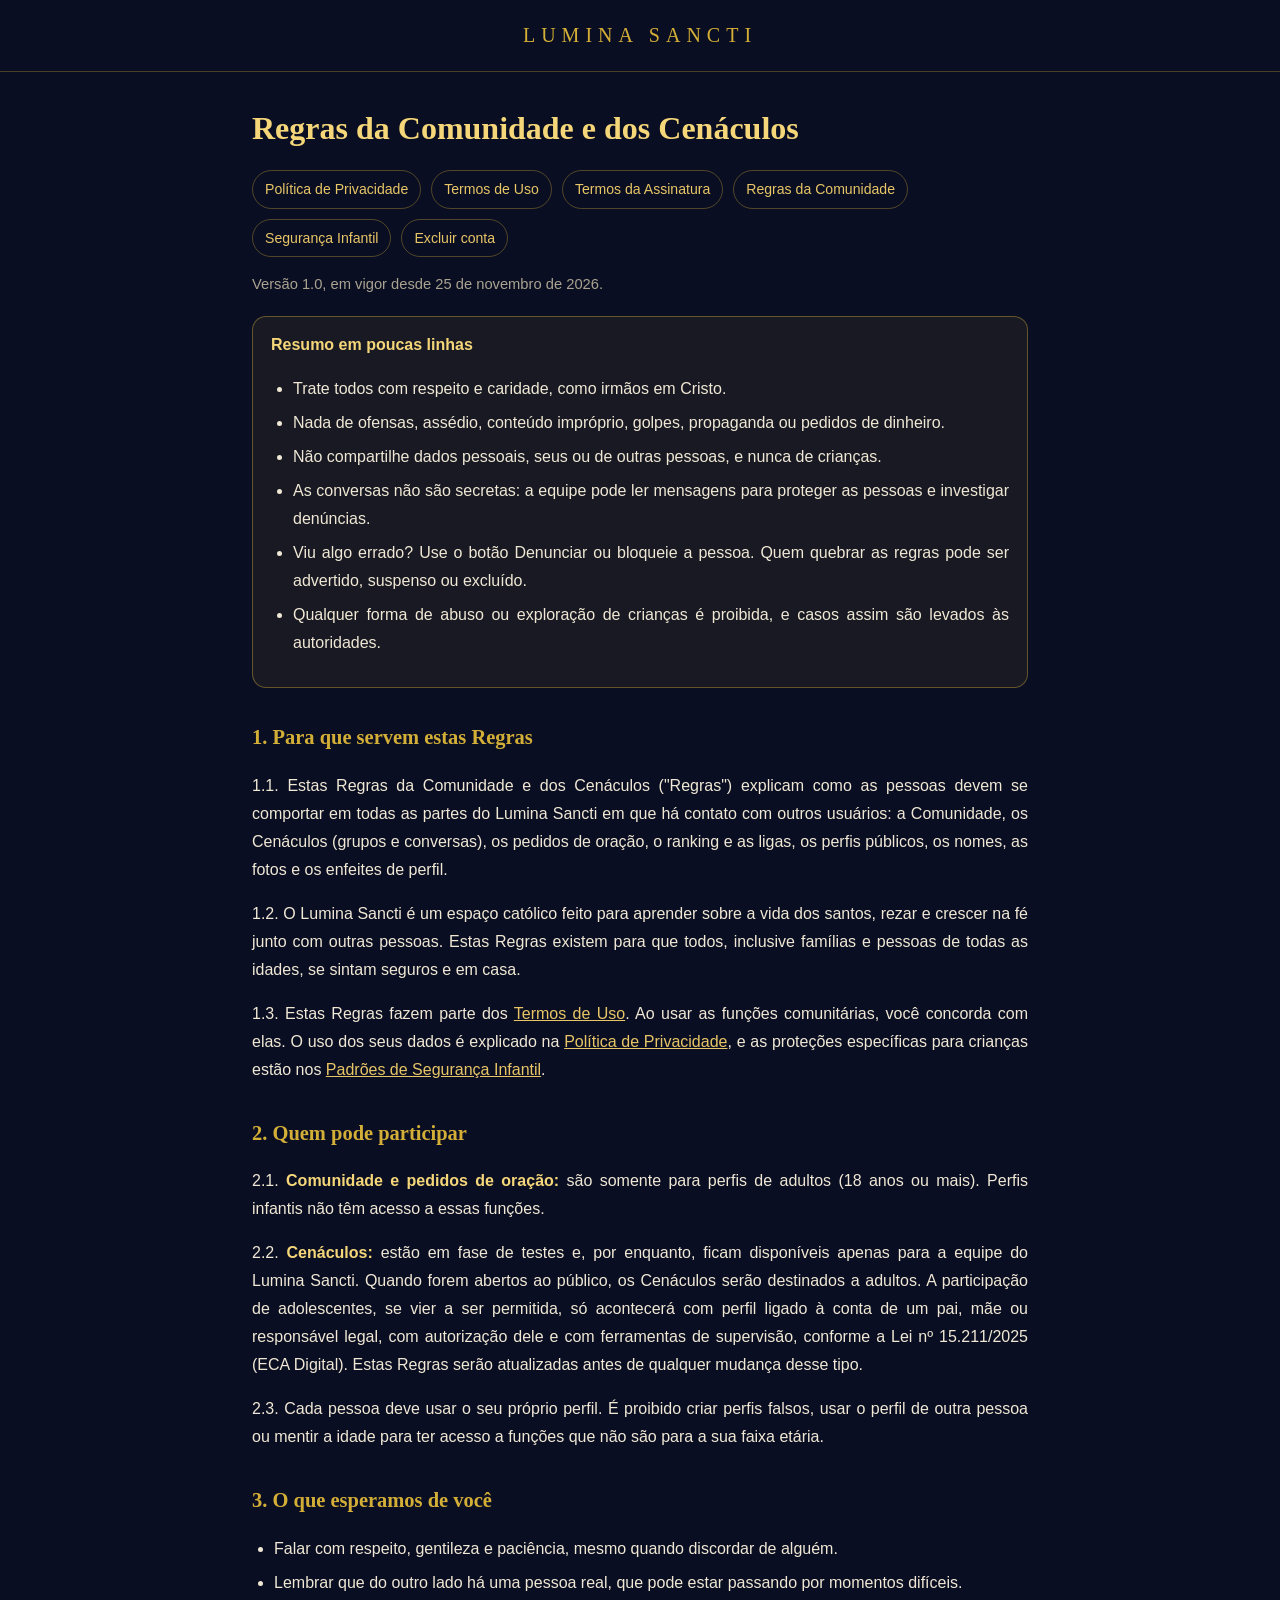
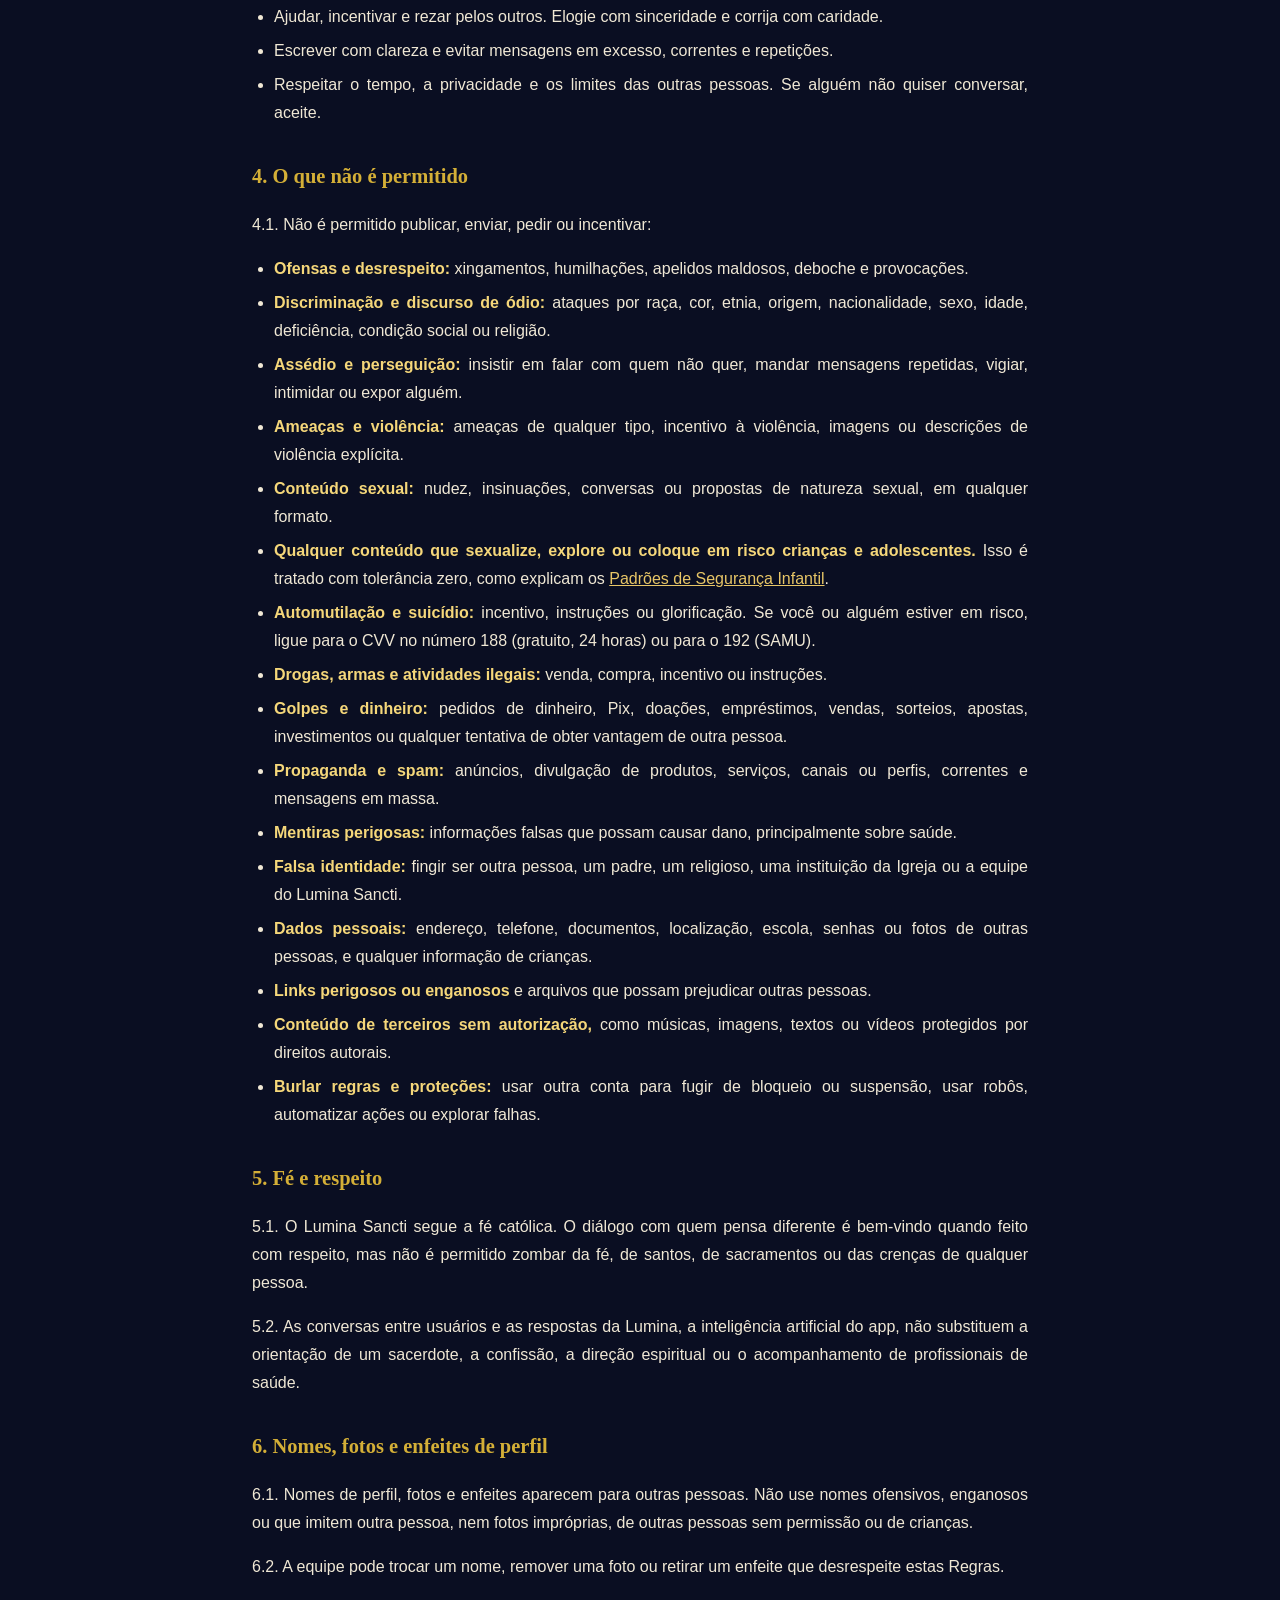
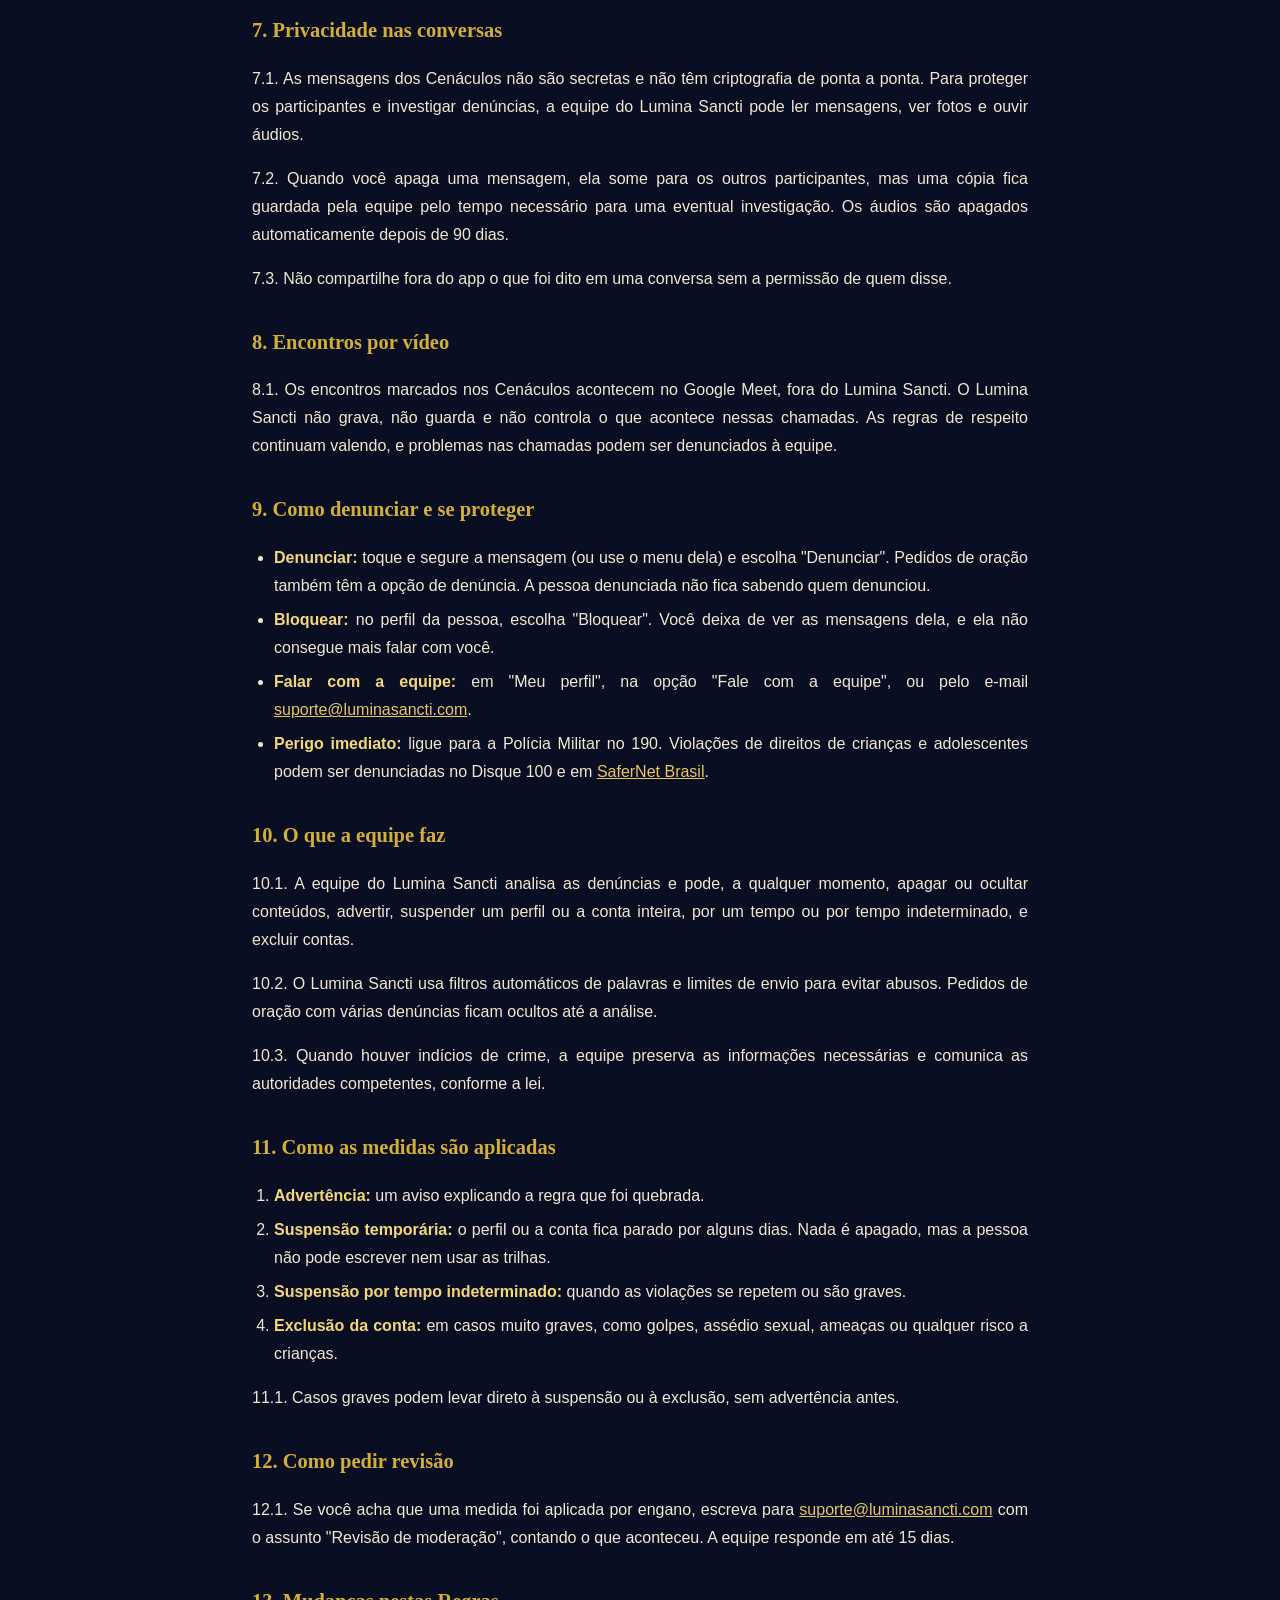
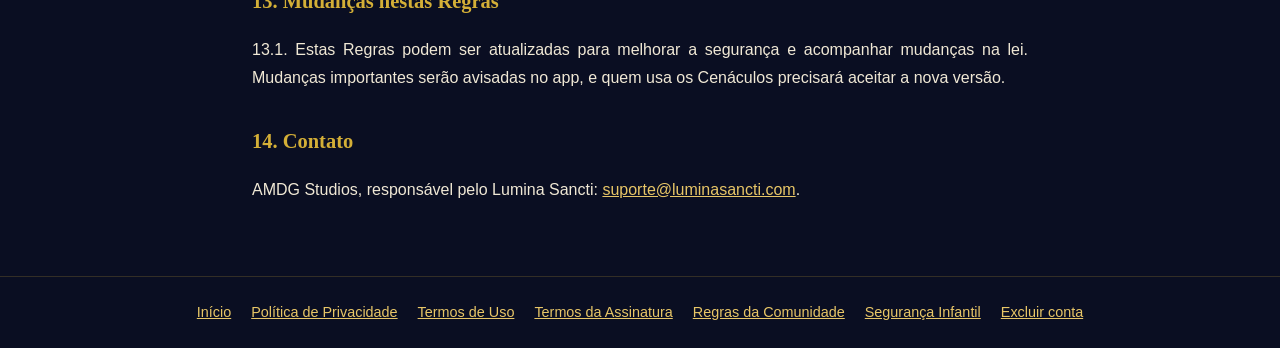
<file: regras-da-comunidade.html>
<!DOCTYPE html>
<html lang="pt-BR">
<head>
  <meta charset="UTF-8">
  <meta name="viewport" content="width=device-width, initial-scale=1.0">
  <title>Regras da Comunidade e dos Cenáculos - Lumina Sancti</title>
  <meta name="description" content="Regras de convivência da Comunidade e dos Cenáculos do Lumina Sancti.">
  <link rel="canonical" href="https://luminasancti.com/regras-da-comunidade">
  <link rel="icon" href="/favicon.ico" sizes="48x48">
  <link rel="icon" type="image/png" sizes="96x96" href="/favicon-96.png">
  <meta name="theme-color" content="#0a0e22">
  <style>
    * { box-sizing: border-box; }
    body { margin: 0; background: #0a0e22; color: #f0e8d5; font-family: 'Segoe UI', Roboto, Arial, sans-serif; line-height: 1.75; }
    header { padding: 18px 20px; border-bottom: 1px solid rgba(212, 175, 55, 0.3); text-align: center; }
    header a { color: #d4af37; font-family: Georgia, 'Times New Roman', serif; font-size: 1.25rem; letter-spacing: 6px; text-decoration: none; text-transform: uppercase; }
    main { max-width: 820px; margin: 0 auto; padding: 28px 22px 56px; }
    h1 { margin: 0 0 6px; font-family: Georgia, 'Times New Roman', serif; font-weight: 600; font-size: 2rem; color: #f5d77a; }
    h3 { margin: 32px 0 10px; font-family: Georgia, 'Times New Roman', serif; font-size: 1.28rem; color: #d4af37; }
    p, li { font-size: 1rem; text-align: justify; }
    ul, ol { padding-left: 22px; }
    li { margin-bottom: 6px; }
    a { color: #e8c667; }
    strong { color: #f5d77a; }
    .privacidade-data { color: #aaa391; font-size: 0.92rem; text-align: left; }
    nav.documentos { display: flex; flex-wrap: wrap; gap: 10px; margin: 14px 0 6px; }
    nav.documentos a { padding: 6px 12px; border: 1px solid rgba(212, 175, 55, 0.35); border-radius: 999px; text-decoration: none; font-size: 0.88rem; }
    footer { border-top: 1px solid rgba(212, 175, 55, 0.2); padding: 20px; text-align: center; font-size: 0.9rem; color: #aaa391; }
    footer a { margin: 0 10px; }
      .resumo { margin: 18px 0 8px; padding: 14px 18px; border: 1px solid rgba(212, 175, 55, 0.4); border-radius: 14px; background: rgba(212, 175, 55, 0.07); }
    .resumo p { margin: 0 0 6px; }
    footer { line-height: 2.2; }
  </style>
</head>
<body>
  <header><a href="/">Lumina Sancti</a></header>
  <main>
    <h1>Regras da Comunidade e dos Cenáculos</h1>
    <nav class="documentos"><a href="/privacidade">Política de Privacidade</a><a href="/termos-de-uso">Termos de Uso</a><a href="/termos-da-assinatura">Termos da Assinatura</a><a href="/regras-da-comunidade">Regras da Comunidade</a><a href="/seguranca-infantil">Segurança Infantil</a><a href="/excluir-conta">Excluir conta</a></nav>
    <p class="privacidade-data">Versão 1.0, em vigor desde 25 de novembro de 2026.</p>
    <div class="resumo">
      <p><strong>Resumo em poucas linhas</strong></p>
      <ul>
        <li>Trate todos com respeito e caridade, como irmãos em Cristo.</li>
        <li>Nada de ofensas, assédio, conteúdo impróprio, golpes, propaganda ou pedidos de dinheiro.</li>
        <li>Não compartilhe dados pessoais, seus ou de outras pessoas, e nunca de crianças.</li>
        <li>As conversas não são secretas: a equipe pode ler mensagens para proteger as pessoas e investigar denúncias.</li>
        <li>Viu algo errado? Use o botão Denunciar ou bloqueie a pessoa. Quem quebrar as regras pode ser advertido, suspenso ou excluído.</li>
        <li>Qualquer forma de abuso ou exploração de crianças é proibida, e casos assim são levados às autoridades.</li>
      </ul>
    </div>

    <h3>1. Para que servem estas Regras</h3>
    <p>1.1. Estas Regras da Comunidade e dos Cenáculos ("Regras") explicam como as pessoas devem se comportar em todas as partes do Lumina Sancti em que há contato com outros usuários: a Comunidade, os Cenáculos (grupos e conversas), os pedidos de oração, o ranking e as ligas, os perfis públicos, os nomes, as fotos e os enfeites de perfil.</p>
    <p>1.2. O Lumina Sancti é um espaço católico feito para aprender sobre a vida dos santos, rezar e crescer na fé junto com outras pessoas. Estas Regras existem para que todos, inclusive famílias e pessoas de todas as idades, se sintam seguros e em casa.</p>
    <p>1.3. Estas Regras fazem parte dos <a href="/termos-de-uso">Termos de Uso</a>. Ao usar as funções comunitárias, você concorda com elas. O uso dos seus dados é explicado na <a href="/privacidade">Política de Privacidade</a>, e as proteções específicas para crianças estão nos <a href="/seguranca-infantil">Padrões de Segurança Infantil</a>.</p>

    <h3>2. Quem pode participar</h3>
    <p>2.1. <strong>Comunidade e pedidos de oração:</strong> são somente para perfis de adultos (18 anos ou mais). Perfis infantis não têm acesso a essas funções.</p>
    <p>2.2. <strong>Cenáculos:</strong> estão em fase de testes e, por enquanto, ficam disponíveis apenas para a equipe do Lumina Sancti. Quando forem abertos ao público, os Cenáculos serão destinados a adultos. A participação de adolescentes, se vier a ser permitida, só acontecerá com perfil ligado à conta de um pai, mãe ou responsável legal, com autorização dele e com ferramentas de supervisão, conforme a Lei nº 15.211/2025 (ECA Digital). Estas Regras serão atualizadas antes de qualquer mudança desse tipo.</p>
    <p>2.3. Cada pessoa deve usar o seu próprio perfil. É proibido criar perfis falsos, usar o perfil de outra pessoa ou mentir a idade para ter acesso a funções que não são para a sua faixa etária.</p>

    <h3>3. O que esperamos de você</h3>
    <ul>
      <li>Falar com respeito, gentileza e paciência, mesmo quando discordar de alguém.</li>
      <li>Lembrar que do outro lado há uma pessoa real, que pode estar passando por momentos difíceis.</li>
      <li>Ajudar, incentivar e rezar pelos outros. Elogie com sinceridade e corrija com caridade.</li>
      <li>Escrever com clareza e evitar mensagens em excesso, correntes e repetições.</li>
      <li>Respeitar o tempo, a privacidade e os limites das outras pessoas. Se alguém não quiser conversar, aceite.</li>
    </ul>

    <h3>4. O que não é permitido</h3>
    <p>4.1. Não é permitido publicar, enviar, pedir ou incentivar:</p>
    <ul>
      <li><strong>Ofensas e desrespeito:</strong> xingamentos, humilhações, apelidos maldosos, deboche e provocações.</li>
      <li><strong>Discriminação e discurso de ódio:</strong> ataques por raça, cor, etnia, origem, nacionalidade, sexo, idade, deficiência, condição social ou religião.</li>
      <li><strong>Assédio e perseguição:</strong> insistir em falar com quem não quer, mandar mensagens repetidas, vigiar, intimidar ou expor alguém.</li>
      <li><strong>Ameaças e violência:</strong> ameaças de qualquer tipo, incentivo à violência, imagens ou descrições de violência explícita.</li>
      <li><strong>Conteúdo sexual:</strong> nudez, insinuações, conversas ou propostas de natureza sexual, em qualquer formato.</li>
      <li><strong>Qualquer conteúdo que sexualize, explore ou coloque em risco crianças e adolescentes.</strong> Isso é tratado com tolerância zero, como explicam os <a href="/seguranca-infantil">Padrões de Segurança Infantil</a>.</li>
      <li><strong>Automutilação e suicídio:</strong> incentivo, instruções ou glorificação. Se você ou alguém estiver em risco, ligue para o CVV no número 188 (gratuito, 24 horas) ou para o 192 (SAMU).</li>
      <li><strong>Drogas, armas e atividades ilegais:</strong> venda, compra, incentivo ou instruções.</li>
      <li><strong>Golpes e dinheiro:</strong> pedidos de dinheiro, Pix, doações, empréstimos, vendas, sorteios, apostas, investimentos ou qualquer tentativa de obter vantagem de outra pessoa.</li>
      <li><strong>Propaganda e spam:</strong> anúncios, divulgação de produtos, serviços, canais ou perfis, correntes e mensagens em massa.</li>
      <li><strong>Mentiras perigosas:</strong> informações falsas que possam causar dano, principalmente sobre saúde.</li>
      <li><strong>Falsa identidade:</strong> fingir ser outra pessoa, um padre, um religioso, uma instituição da Igreja ou a equipe do Lumina Sancti.</li>
      <li><strong>Dados pessoais:</strong> endereço, telefone, documentos, localização, escola, senhas ou fotos de outras pessoas, e qualquer informação de crianças.</li>
      <li><strong>Links perigosos ou enganosos</strong> e arquivos que possam prejudicar outras pessoas.</li>
      <li><strong>Conteúdo de terceiros sem autorização,</strong> como músicas, imagens, textos ou vídeos protegidos por direitos autorais.</li>
      <li><strong>Burlar regras e proteções:</strong> usar outra conta para fugir de bloqueio ou suspensão, usar robôs, automatizar ações ou explorar falhas.</li>
    </ul>

    <h3>5. Fé e respeito</h3>
    <p>5.1. O Lumina Sancti segue a fé católica. O diálogo com quem pensa diferente é bem-vindo quando feito com respeito, mas não é permitido zombar da fé, de santos, de sacramentos ou das crenças de qualquer pessoa.</p>
    <p>5.2. As conversas entre usuários e as respostas da Lumina, a inteligência artificial do app, não substituem a orientação de um sacerdote, a confissão, a direção espiritual ou o acompanhamento de profissionais de saúde.</p>

    <h3>6. Nomes, fotos e enfeites de perfil</h3>
    <p>6.1. Nomes de perfil, fotos e enfeites aparecem para outras pessoas. Não use nomes ofensivos, enganosos ou que imitem outra pessoa, nem fotos impróprias, de outras pessoas sem permissão ou de crianças.</p>
    <p>6.2. A equipe pode trocar um nome, remover uma foto ou retirar um enfeite que desrespeite estas Regras.</p>

    <h3>7. Privacidade nas conversas</h3>
    <p>7.1. As mensagens dos Cenáculos não são secretas e não têm criptografia de ponta a ponta. Para proteger os participantes e investigar denúncias, a equipe do Lumina Sancti pode ler mensagens, ver fotos e ouvir áudios.</p>
    <p>7.2. Quando você apaga uma mensagem, ela some para os outros participantes, mas uma cópia fica guardada pela equipe pelo tempo necessário para uma eventual investigação. Os áudios são apagados automaticamente depois de 90 dias.</p>
    <p>7.3. Não compartilhe fora do app o que foi dito em uma conversa sem a permissão de quem disse.</p>

    <h3>8. Encontros por vídeo</h3>
    <p>8.1. Os encontros marcados nos Cenáculos acontecem no Google Meet, fora do Lumina Sancti. O Lumina Sancti não grava, não guarda e não controla o que acontece nessas chamadas. As regras de respeito continuam valendo, e problemas nas chamadas podem ser denunciados à equipe.</p>

    <h3>9. Como denunciar e se proteger</h3>
    <ul>
      <li><strong>Denunciar:</strong> toque e segure a mensagem (ou use o menu dela) e escolha "Denunciar". Pedidos de oração também têm a opção de denúncia. A pessoa denunciada não fica sabendo quem denunciou.</li>
      <li><strong>Bloquear:</strong> no perfil da pessoa, escolha "Bloquear". Você deixa de ver as mensagens dela, e ela não consegue mais falar com você.</li>
      <li><strong>Falar com a equipe:</strong> em "Meu perfil", na opção "Fale com a equipe", ou pelo e-mail <a href="mailto:suporte@luminasancti.com">suporte@luminasancti.com</a>.</li>
      <li><strong>Perigo imediato:</strong> ligue para a Polícia Militar no 190. Violações de direitos de crianças e adolescentes podem ser denunciadas no Disque 100 e em <a href="https://new.safernet.org.br/denuncie" target="_blank" rel="noopener noreferrer">SaferNet Brasil</a>.</li>
    </ul>

    <h3>10. O que a equipe faz</h3>
    <p>10.1. A equipe do Lumina Sancti analisa as denúncias e pode, a qualquer momento, apagar ou ocultar conteúdos, advertir, suspender um perfil ou a conta inteira, por um tempo ou por tempo indeterminado, e excluir contas.</p>
    <p>10.2. O Lumina Sancti usa filtros automáticos de palavras e limites de envio para evitar abusos. Pedidos de oração com várias denúncias ficam ocultos até a análise.</p>
    <p>10.3. Quando houver indícios de crime, a equipe preserva as informações necessárias e comunica as autoridades competentes, conforme a lei.</p>

    <h3>11. Como as medidas são aplicadas</h3>
    <ol>
      <li><strong>Advertência:</strong> um aviso explicando a regra que foi quebrada.</li>
      <li><strong>Suspensão temporária:</strong> o perfil ou a conta fica parado por alguns dias. Nada é apagado, mas a pessoa não pode escrever nem usar as trilhas.</li>
      <li><strong>Suspensão por tempo indeterminado:</strong> quando as violações se repetem ou são graves.</li>
      <li><strong>Exclusão da conta:</strong> em casos muito graves, como golpes, assédio sexual, ameaças ou qualquer risco a crianças.</li>
    </ol>
    <p>11.1. Casos graves podem levar direto à suspensão ou à exclusão, sem advertência antes.</p>

    <h3>12. Como pedir revisão</h3>
    <p>12.1. Se você acha que uma medida foi aplicada por engano, escreva para <a href="mailto:suporte@luminasancti.com">suporte@luminasancti.com</a> com o assunto "Revisão de moderação", contando o que aconteceu. A equipe responde em até 15 dias.</p>

    <h3>13. Mudanças nestas Regras</h3>
    <p>13.1. Estas Regras podem ser atualizadas para melhorar a segurança e acompanhar mudanças na lei. Mudanças importantes serão avisadas no app, e quem usa os Cenáculos precisará aceitar a nova versão.</p>

    <h3>14. Contato</h3>
    <p>AMDG Studios, responsável pelo Lumina Sancti: <a href="mailto:suporte@luminasancti.com">suporte@luminasancti.com</a>.</p>
  </main>
  <footer><a href="/">Início</a><a href="/privacidade">Política de Privacidade</a><a href="/termos-de-uso">Termos de Uso</a><a href="/termos-da-assinatura">Termos da Assinatura</a><a href="/regras-da-comunidade">Regras da Comunidade</a><a href="/seguranca-infantil">Segurança Infantil</a><a href="/excluir-conta">Excluir conta</a></footer>
</body>
</html>
</file>
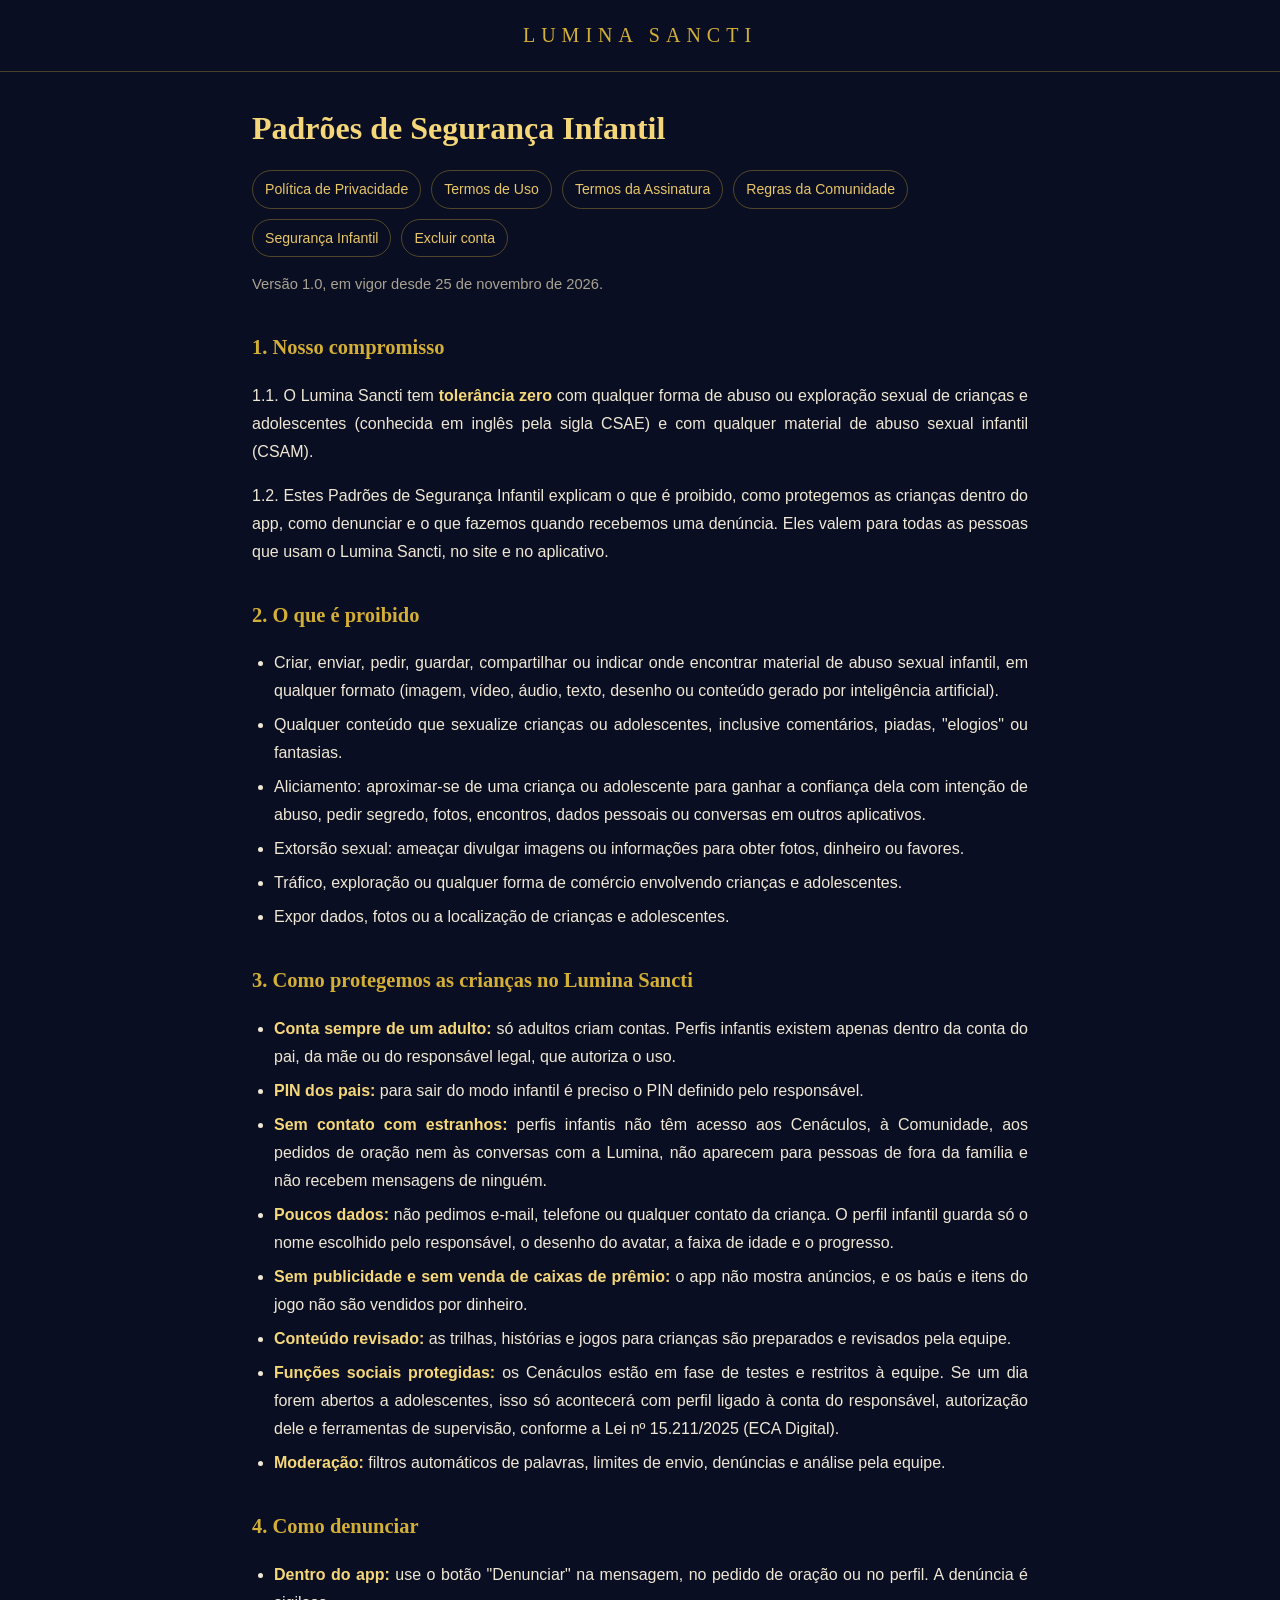
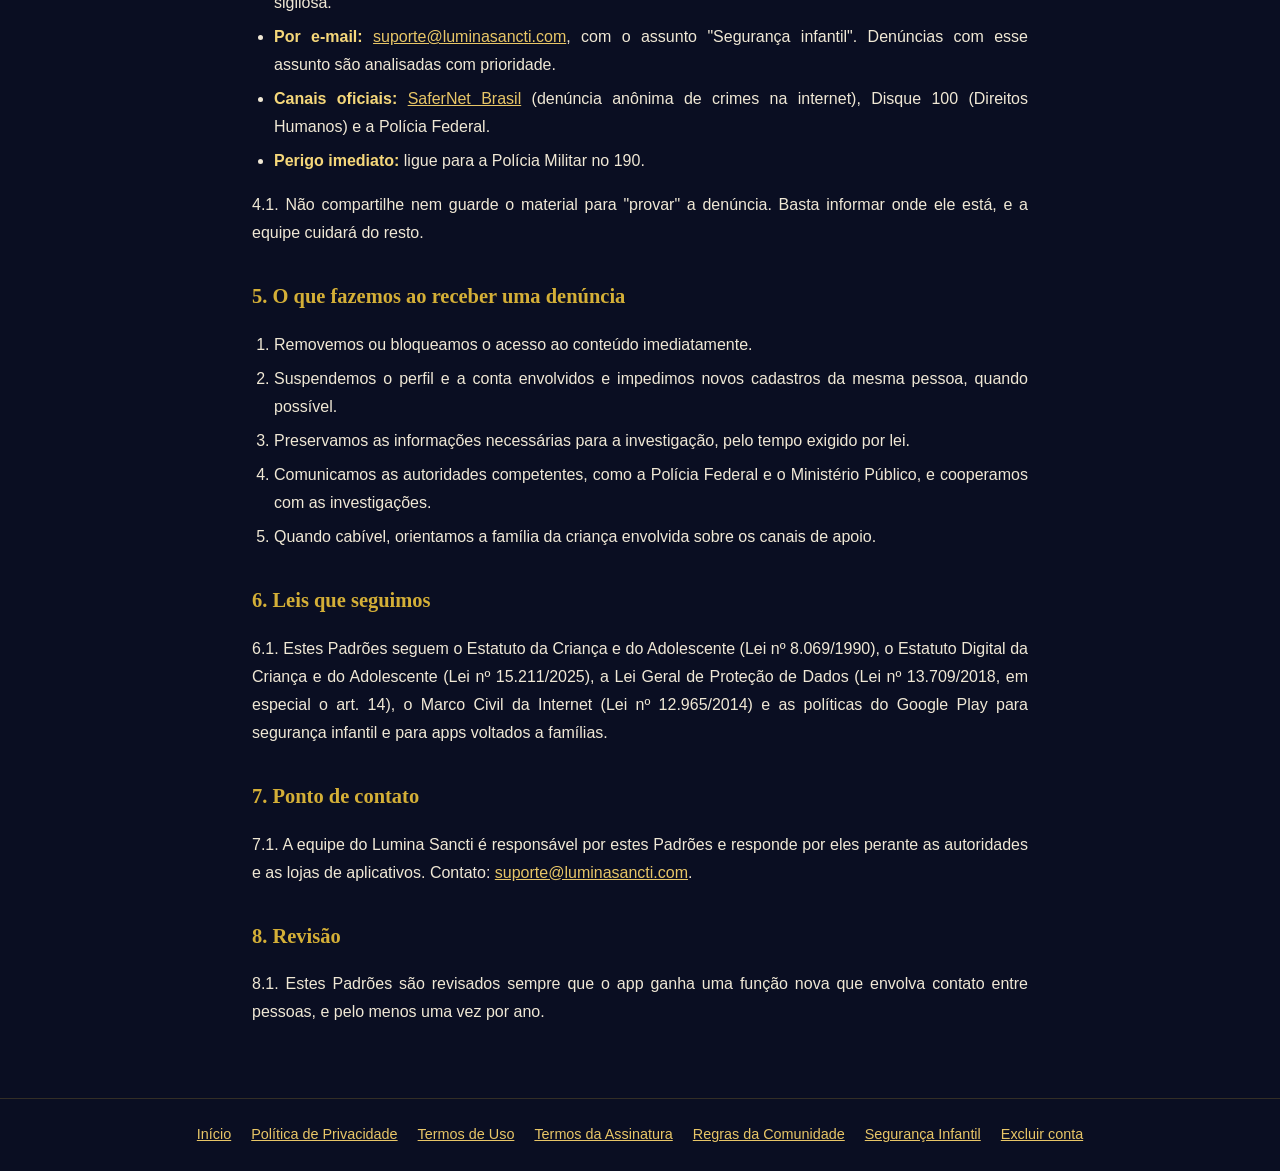
<file: seguranca-infantil.html>
<!DOCTYPE html>
<html lang="pt-BR">
<head>
  <meta charset="UTF-8">
  <meta name="viewport" content="width=device-width, initial-scale=1.0">
  <title>Padrões de Segurança Infantil - Lumina Sancti</title>
  <meta name="description" content="Padrões do Lumina Sancti contra abuso e exploração de crianças e adolescentes.">
  <link rel="canonical" href="https://luminasancti.com/seguranca-infantil">
  <link rel="icon" href="/favicon.ico" sizes="48x48">
  <link rel="icon" type="image/png" sizes="96x96" href="/favicon-96.png">
  <meta name="theme-color" content="#0a0e22">
  <style>
    * { box-sizing: border-box; }
    body { margin: 0; background: #0a0e22; color: #f0e8d5; font-family: 'Segoe UI', Roboto, Arial, sans-serif; line-height: 1.75; }
    header { padding: 18px 20px; border-bottom: 1px solid rgba(212, 175, 55, 0.3); text-align: center; }
    header a { color: #d4af37; font-family: Georgia, 'Times New Roman', serif; font-size: 1.25rem; letter-spacing: 6px; text-decoration: none; text-transform: uppercase; }
    main { max-width: 820px; margin: 0 auto; padding: 28px 22px 56px; }
    h1 { margin: 0 0 6px; font-family: Georgia, 'Times New Roman', serif; font-weight: 600; font-size: 2rem; color: #f5d77a; }
    h3 { margin: 32px 0 10px; font-family: Georgia, 'Times New Roman', serif; font-size: 1.28rem; color: #d4af37; }
    p, li { font-size: 1rem; text-align: justify; }
    ul, ol { padding-left: 22px; }
    li { margin-bottom: 6px; }
    a { color: #e8c667; }
    strong { color: #f5d77a; }
    .privacidade-data { color: #aaa391; font-size: 0.92rem; text-align: left; }
    nav.documentos { display: flex; flex-wrap: wrap; gap: 10px; margin: 14px 0 6px; }
    nav.documentos a { padding: 6px 12px; border: 1px solid rgba(212, 175, 55, 0.35); border-radius: 999px; text-decoration: none; font-size: 0.88rem; }
    footer { border-top: 1px solid rgba(212, 175, 55, 0.2); padding: 20px; text-align: center; font-size: 0.9rem; color: #aaa391; }
    footer a { margin: 0 10px; }
      .resumo { margin: 18px 0 8px; padding: 14px 18px; border: 1px solid rgba(212, 175, 55, 0.4); border-radius: 14px; background: rgba(212, 175, 55, 0.07); }
    .resumo p { margin: 0 0 6px; }
    footer { line-height: 2.2; }
  </style>
</head>
<body>
  <header><a href="/">Lumina Sancti</a></header>
  <main>
    <h1>Padrões de Segurança Infantil</h1>
    <nav class="documentos"><a href="/privacidade">Política de Privacidade</a><a href="/termos-de-uso">Termos de Uso</a><a href="/termos-da-assinatura">Termos da Assinatura</a><a href="/regras-da-comunidade">Regras da Comunidade</a><a href="/seguranca-infantil">Segurança Infantil</a><a href="/excluir-conta">Excluir conta</a></nav>
    <p class="privacidade-data">Versão 1.0, em vigor desde 25 de novembro de 2026.</p>

    <h3>1. Nosso compromisso</h3>
    <p>1.1. O Lumina Sancti tem <strong>tolerância zero</strong> com qualquer forma de abuso ou exploração sexual de crianças e adolescentes (conhecida em inglês pela sigla CSAE) e com qualquer material de abuso sexual infantil (CSAM).</p>
    <p>1.2. Estes Padrões de Segurança Infantil explicam o que é proibido, como protegemos as crianças dentro do app, como denunciar e o que fazemos quando recebemos uma denúncia. Eles valem para todas as pessoas que usam o Lumina Sancti, no site e no aplicativo.</p>

    <h3>2. O que é proibido</h3>
    <ul>
      <li>Criar, enviar, pedir, guardar, compartilhar ou indicar onde encontrar material de abuso sexual infantil, em qualquer formato (imagem, vídeo, áudio, texto, desenho ou conteúdo gerado por inteligência artificial).</li>
      <li>Qualquer conteúdo que sexualize crianças ou adolescentes, inclusive comentários, piadas, "elogios" ou fantasias.</li>
      <li>Aliciamento: aproximar-se de uma criança ou adolescente para ganhar a confiança dela com intenção de abuso, pedir segredo, fotos, encontros, dados pessoais ou conversas em outros aplicativos.</li>
      <li>Extorsão sexual: ameaçar divulgar imagens ou informações para obter fotos, dinheiro ou favores.</li>
      <li>Tráfico, exploração ou qualquer forma de comércio envolvendo crianças e adolescentes.</li>
      <li>Expor dados, fotos ou a localização de crianças e adolescentes.</li>
    </ul>

    <h3>3. Como protegemos as crianças no Lumina Sancti</h3>
    <ul>
      <li><strong>Conta sempre de um adulto:</strong> só adultos criam contas. Perfis infantis existem apenas dentro da conta do pai, da mãe ou do responsável legal, que autoriza o uso.</li>
      <li><strong>PIN dos pais:</strong> para sair do modo infantil é preciso o PIN definido pelo responsável.</li>
      <li><strong>Sem contato com estranhos:</strong> perfis infantis não têm acesso aos Cenáculos, à Comunidade, aos pedidos de oração nem às conversas com a Lumina, não aparecem para pessoas de fora da família e não recebem mensagens de ninguém.</li>
      <li><strong>Poucos dados:</strong> não pedimos e-mail, telefone ou qualquer contato da criança. O perfil infantil guarda só o nome escolhido pelo responsável, o desenho do avatar, a faixa de idade e o progresso.</li>
      <li><strong>Sem publicidade e sem venda de caixas de prêmio:</strong> o app não mostra anúncios, e os baús e itens do jogo não são vendidos por dinheiro.</li>
      <li><strong>Conteúdo revisado:</strong> as trilhas, histórias e jogos para crianças são preparados e revisados pela equipe.</li>
      <li><strong>Funções sociais protegidas:</strong> os Cenáculos estão em fase de testes e restritos à equipe. Se um dia forem abertos a adolescentes, isso só acontecerá com perfil ligado à conta do responsável, autorização dele e ferramentas de supervisão, conforme a Lei nº 15.211/2025 (ECA Digital).</li>
      <li><strong>Moderação:</strong> filtros automáticos de palavras, limites de envio, denúncias e análise pela equipe.</li>
    </ul>

    <h3>4. Como denunciar</h3>
    <ul>
      <li><strong>Dentro do app:</strong> use o botão "Denunciar" na mensagem, no pedido de oração ou no perfil. A denúncia é sigilosa.</li>
      <li><strong>Por e-mail:</strong> <a href="mailto:suporte@luminasancti.com">suporte@luminasancti.com</a>, com o assunto "Segurança infantil". Denúncias com esse assunto são analisadas com prioridade.</li>
      <li><strong>Canais oficiais:</strong> <a href="https://new.safernet.org.br/denuncie" target="_blank" rel="noopener noreferrer">SaferNet Brasil</a> (denúncia anônima de crimes na internet), Disque 100 (Direitos Humanos) e a Polícia Federal.</li>
      <li><strong>Perigo imediato:</strong> ligue para a Polícia Militar no 190.</li>
    </ul>
    <p>4.1. Não compartilhe nem guarde o material para "provar" a denúncia. Basta informar onde ele está, e a equipe cuidará do resto.</p>

    <h3>5. O que fazemos ao receber uma denúncia</h3>
    <ol>
      <li>Removemos ou bloqueamos o acesso ao conteúdo imediatamente.</li>
      <li>Suspendemos o perfil e a conta envolvidos e impedimos novos cadastros da mesma pessoa, quando possível.</li>
      <li>Preservamos as informações necessárias para a investigação, pelo tempo exigido por lei.</li>
      <li>Comunicamos as autoridades competentes, como a Polícia Federal e o Ministério Público, e cooperamos com as investigações.</li>
      <li>Quando cabível, orientamos a família da criança envolvida sobre os canais de apoio.</li>
    </ol>

    <h3>6. Leis que seguimos</h3>
    <p>6.1. Estes Padrões seguem o Estatuto da Criança e do Adolescente (Lei nº 8.069/1990), o Estatuto Digital da Criança e do Adolescente (Lei nº 15.211/2025), a Lei Geral de Proteção de Dados (Lei nº 13.709/2018, em especial o art. 14), o Marco Civil da Internet (Lei nº 12.965/2014) e as políticas do Google Play para segurança infantil e para apps voltados a famílias.</p>

    <h3>7. Ponto de contato</h3>
    <p>7.1. A equipe do Lumina Sancti é responsável por estes Padrões e responde por eles perante as autoridades e as lojas de aplicativos. Contato: <a href="mailto:suporte@luminasancti.com">suporte@luminasancti.com</a>.</p>

    <h3>8. Revisão</h3>
    <p>8.1. Estes Padrões são revisados sempre que o app ganha uma função nova que envolva contato entre pessoas, e pelo menos uma vez por ano.</p>
  </main>
  <footer><a href="/">Início</a><a href="/privacidade">Política de Privacidade</a><a href="/termos-de-uso">Termos de Uso</a><a href="/termos-da-assinatura">Termos da Assinatura</a><a href="/regras-da-comunidade">Regras da Comunidade</a><a href="/seguranca-infantil">Segurança Infantil</a><a href="/excluir-conta">Excluir conta</a></footer>
</body>
</html>
</file>
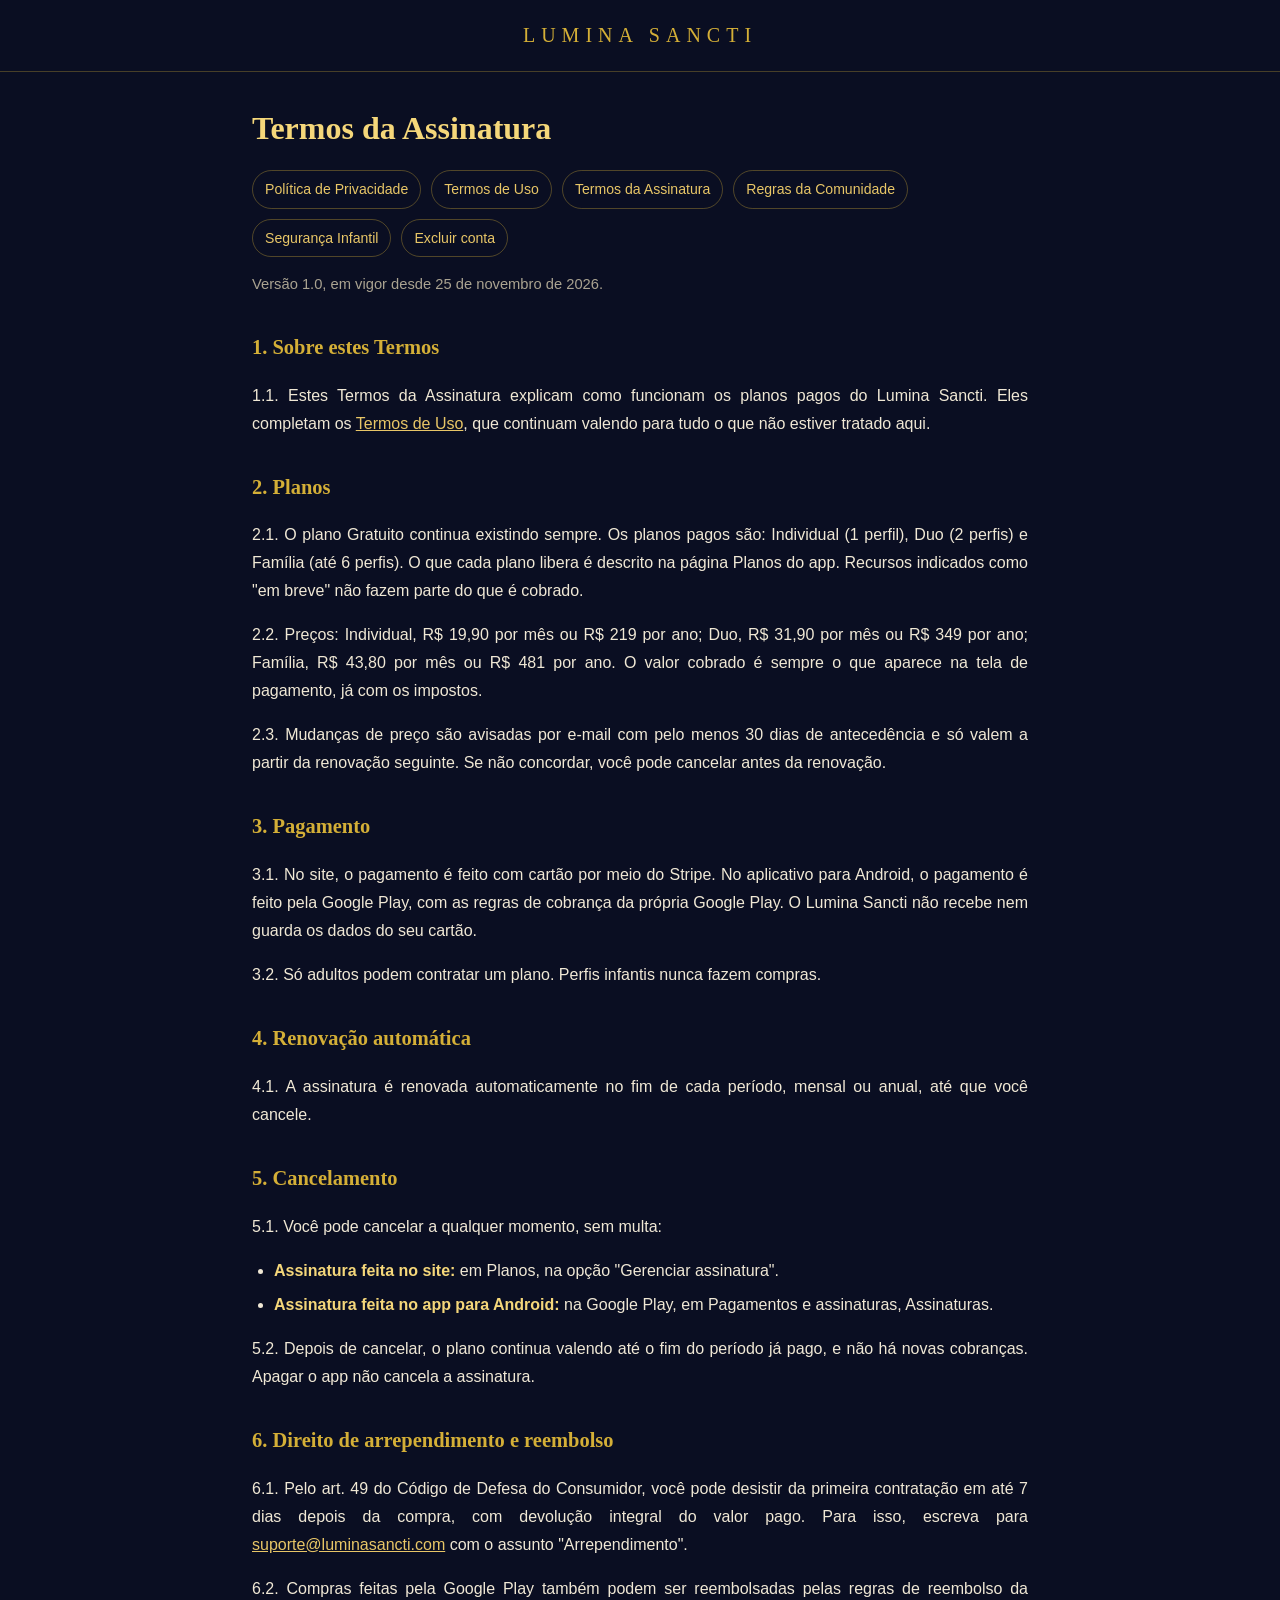
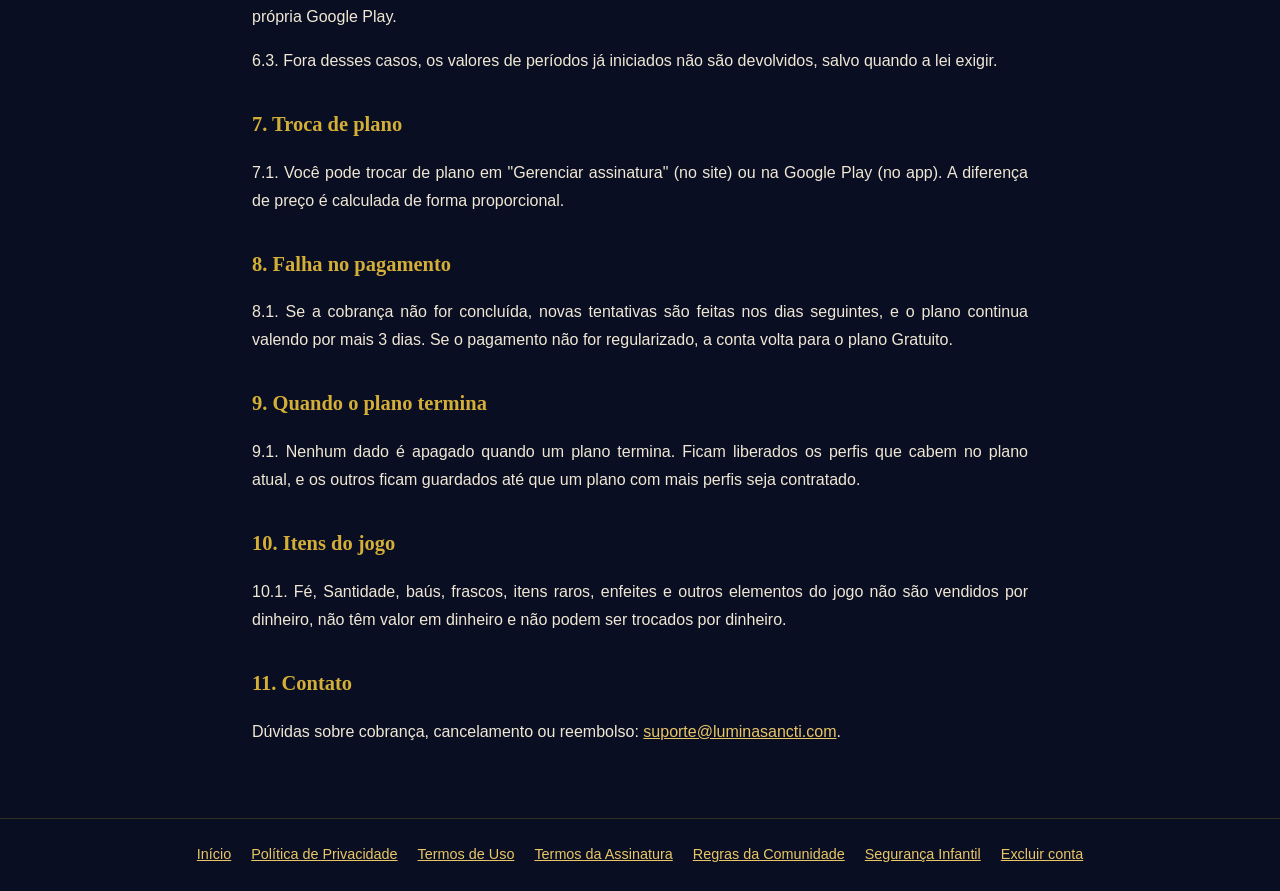
<file: termos-da-assinatura.html>
<!DOCTYPE html>
<html lang="pt-BR">
<head>
  <meta charset="UTF-8">
  <meta name="viewport" content="width=device-width, initial-scale=1.0">
  <title>Termos da Assinatura - Lumina Sancti</title>
  <meta name="description" content="Como funcionam os planos pagos do Lumina Sancti: cobrança, renovação, cancelamento e reembolso.">
  <link rel="canonical" href="https://luminasancti.com/termos-da-assinatura">
  <link rel="icon" href="/favicon.ico" sizes="48x48">
  <link rel="icon" type="image/png" sizes="96x96" href="/favicon-96.png">
  <meta name="theme-color" content="#0a0e22">
  <style>
    * { box-sizing: border-box; }
    body { margin: 0; background: #0a0e22; color: #f0e8d5; font-family: 'Segoe UI', Roboto, Arial, sans-serif; line-height: 1.75; }
    header { padding: 18px 20px; border-bottom: 1px solid rgba(212, 175, 55, 0.3); text-align: center; }
    header a { color: #d4af37; font-family: Georgia, 'Times New Roman', serif; font-size: 1.25rem; letter-spacing: 6px; text-decoration: none; text-transform: uppercase; }
    main { max-width: 820px; margin: 0 auto; padding: 28px 22px 56px; }
    h1 { margin: 0 0 6px; font-family: Georgia, 'Times New Roman', serif; font-weight: 600; font-size: 2rem; color: #f5d77a; }
    h3 { margin: 32px 0 10px; font-family: Georgia, 'Times New Roman', serif; font-size: 1.28rem; color: #d4af37; }
    p, li { font-size: 1rem; text-align: justify; }
    ul, ol { padding-left: 22px; }
    li { margin-bottom: 6px; }
    a { color: #e8c667; }
    strong { color: #f5d77a; }
    .privacidade-data { color: #aaa391; font-size: 0.92rem; text-align: left; }
    nav.documentos { display: flex; flex-wrap: wrap; gap: 10px; margin: 14px 0 6px; }
    nav.documentos a { padding: 6px 12px; border: 1px solid rgba(212, 175, 55, 0.35); border-radius: 999px; text-decoration: none; font-size: 0.88rem; }
    footer { border-top: 1px solid rgba(212, 175, 55, 0.2); padding: 20px; text-align: center; font-size: 0.9rem; color: #aaa391; }
    footer a { margin: 0 10px; }
      .resumo { margin: 18px 0 8px; padding: 14px 18px; border: 1px solid rgba(212, 175, 55, 0.4); border-radius: 14px; background: rgba(212, 175, 55, 0.07); }
    .resumo p { margin: 0 0 6px; }
    footer { line-height: 2.2; }
  </style>
</head>
<body>
  <header><a href="/">Lumina Sancti</a></header>
  <main>
    <h1>Termos da Assinatura</h1>
    <nav class="documentos"><a href="/privacidade">Política de Privacidade</a><a href="/termos-de-uso">Termos de Uso</a><a href="/termos-da-assinatura">Termos da Assinatura</a><a href="/regras-da-comunidade">Regras da Comunidade</a><a href="/seguranca-infantil">Segurança Infantil</a><a href="/excluir-conta">Excluir conta</a></nav>
    <p class="privacidade-data">Versão 1.0, em vigor desde 25 de novembro de 2026.</p>

    <h3>1. Sobre estes Termos</h3>
    <p>1.1. Estes Termos da Assinatura explicam como funcionam os planos pagos do Lumina Sancti. Eles completam os <a href="/termos-de-uso">Termos de Uso</a>, que continuam valendo para tudo o que não estiver tratado aqui.</p>

    <h3>2. Planos</h3>
    <p>2.1. O plano Gratuito continua existindo sempre. Os planos pagos são: Individual (1 perfil), Duo (2 perfis) e Família (até 6 perfis). O que cada plano libera é descrito na página Planos do app. Recursos indicados como "em breve" não fazem parte do que é cobrado.</p>
    <p>2.2. Preços: Individual, R$ 19,90 por mês ou R$ 219 por ano; Duo, R$ 31,90 por mês ou R$ 349 por ano; Família, R$ 43,80 por mês ou R$ 481 por ano. O valor cobrado é sempre o que aparece na tela de pagamento, já com os impostos.</p>
    <p>2.3. Mudanças de preço são avisadas por e-mail com pelo menos 30 dias de antecedência e só valem a partir da renovação seguinte. Se não concordar, você pode cancelar antes da renovação.</p>

    <h3>3. Pagamento</h3>
    <p>3.1. No site, o pagamento é feito com cartão por meio do Stripe. No aplicativo para Android, o pagamento é feito pela Google Play, com as regras de cobrança da própria Google Play. O Lumina Sancti não recebe nem guarda os dados do seu cartão.</p>
    <p>3.2. Só adultos podem contratar um plano. Perfis infantis nunca fazem compras.</p>

    <h3>4. Renovação automática</h3>
    <p>4.1. A assinatura é renovada automaticamente no fim de cada período, mensal ou anual, até que você cancele.</p>

    <h3>5. Cancelamento</h3>
    <p>5.1. Você pode cancelar a qualquer momento, sem multa:</p>
    <ul>
      <li><strong>Assinatura feita no site:</strong> em Planos, na opção "Gerenciar assinatura".</li>
      <li><strong>Assinatura feita no app para Android:</strong> na Google Play, em Pagamentos e assinaturas, Assinaturas.</li>
    </ul>
    <p>5.2. Depois de cancelar, o plano continua valendo até o fim do período já pago, e não há novas cobranças. Apagar o app não cancela a assinatura.</p>

    <h3>6. Direito de arrependimento e reembolso</h3>
    <p>6.1. Pelo art. 49 do Código de Defesa do Consumidor, você pode desistir da primeira contratação em até 7 dias depois da compra, com devolução integral do valor pago. Para isso, escreva para <a href="mailto:suporte@luminasancti.com">suporte@luminasancti.com</a> com o assunto "Arrependimento".</p>
    <p>6.2. Compras feitas pela Google Play também podem ser reembolsadas pelas regras de reembolso da própria Google Play.</p>
    <p>6.3. Fora desses casos, os valores de períodos já iniciados não são devolvidos, salvo quando a lei exigir.</p>

    <h3>7. Troca de plano</h3>
    <p>7.1. Você pode trocar de plano em "Gerenciar assinatura" (no site) ou na Google Play (no app). A diferença de preço é calculada de forma proporcional.</p>

    <h3>8. Falha no pagamento</h3>
    <p>8.1. Se a cobrança não for concluída, novas tentativas são feitas nos dias seguintes, e o plano continua valendo por mais 3 dias. Se o pagamento não for regularizado, a conta volta para o plano Gratuito.</p>

    <h3>9. Quando o plano termina</h3>
    <p>9.1. Nenhum dado é apagado quando um plano termina. Ficam liberados os perfis que cabem no plano atual, e os outros ficam guardados até que um plano com mais perfis seja contratado.</p>

    <h3>10. Itens do jogo</h3>
    <p>10.1. Fé, Santidade, baús, frascos, itens raros, enfeites e outros elementos do jogo não são vendidos por dinheiro, não têm valor em dinheiro e não podem ser trocados por dinheiro.</p>

    <h3>11. Contato</h3>
    <p>Dúvidas sobre cobrança, cancelamento ou reembolso: <a href="mailto:suporte@luminasancti.com">suporte@luminasancti.com</a>.</p>
  </main>
  <footer><a href="/">Início</a><a href="/privacidade">Política de Privacidade</a><a href="/termos-de-uso">Termos de Uso</a><a href="/termos-da-assinatura">Termos da Assinatura</a><a href="/regras-da-comunidade">Regras da Comunidade</a><a href="/seguranca-infantil">Segurança Infantil</a><a href="/excluir-conta">Excluir conta</a></footer>
</body>
</html>
</file>
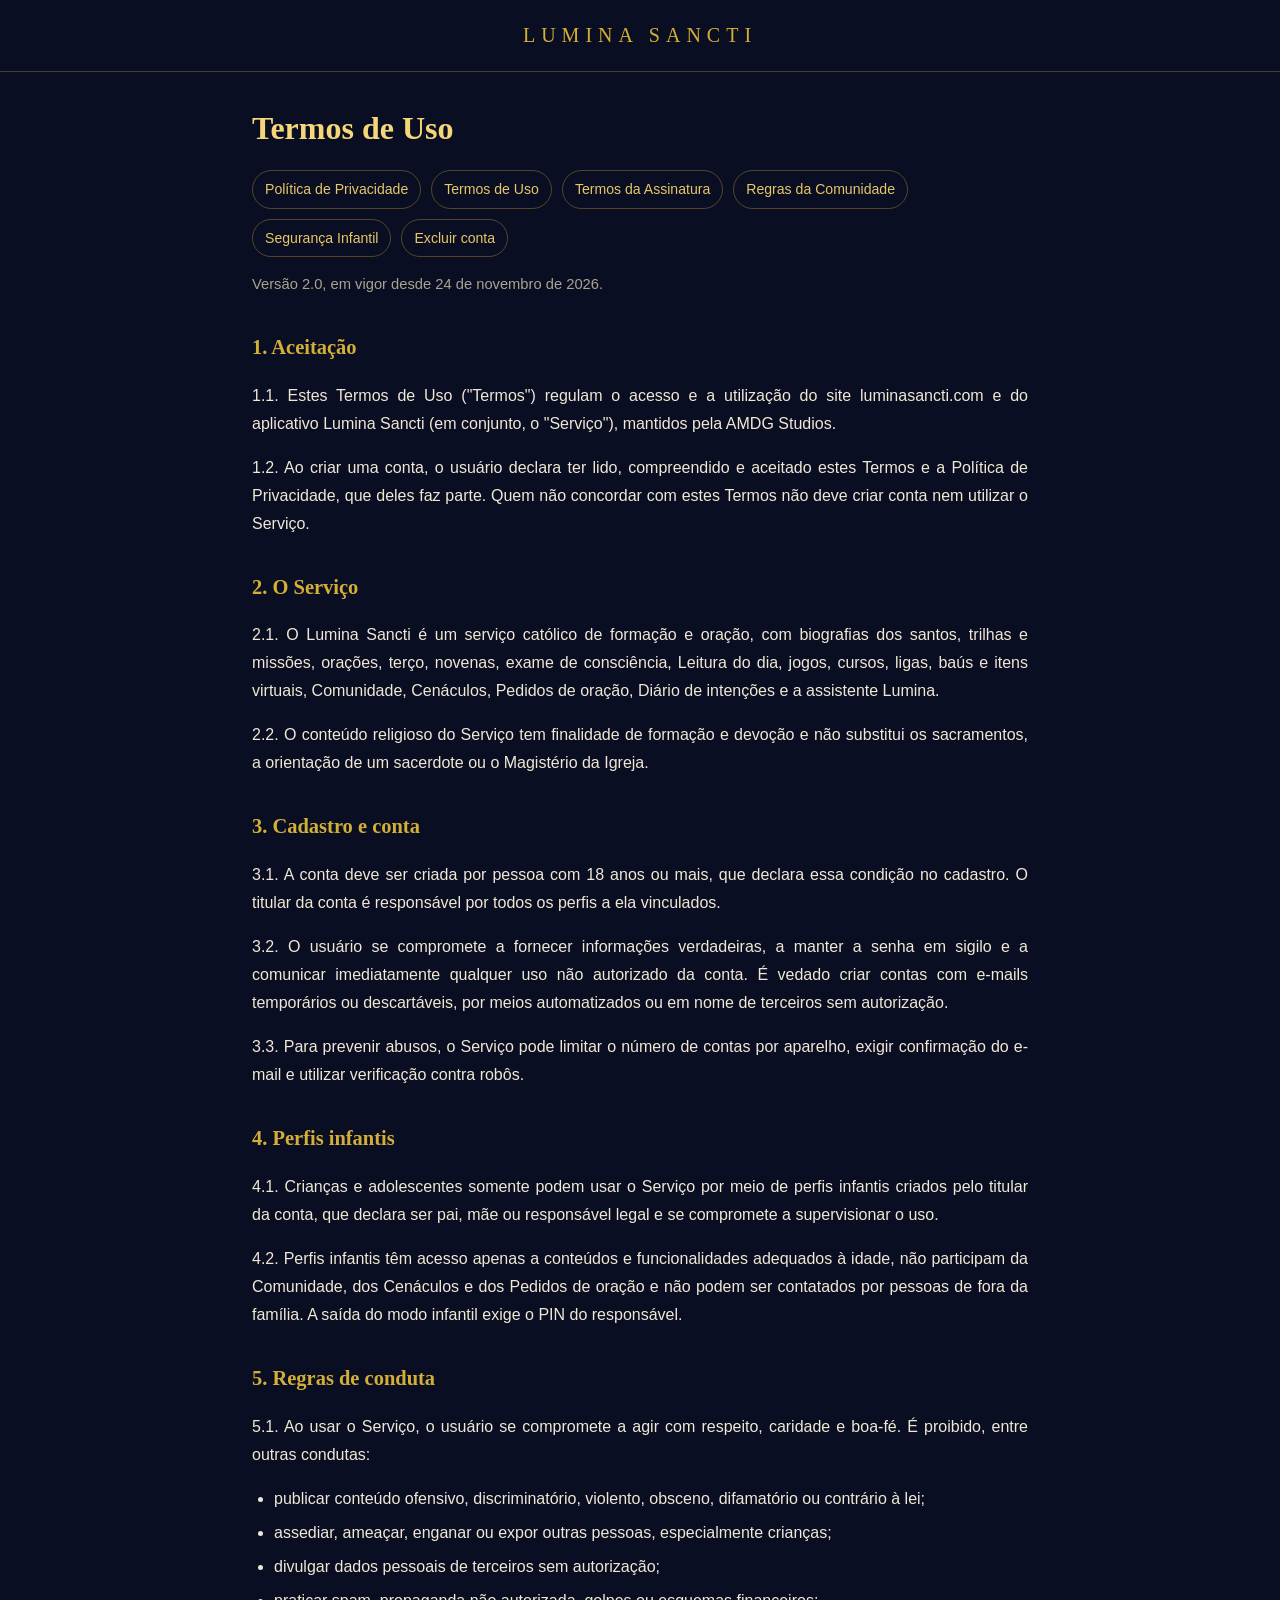
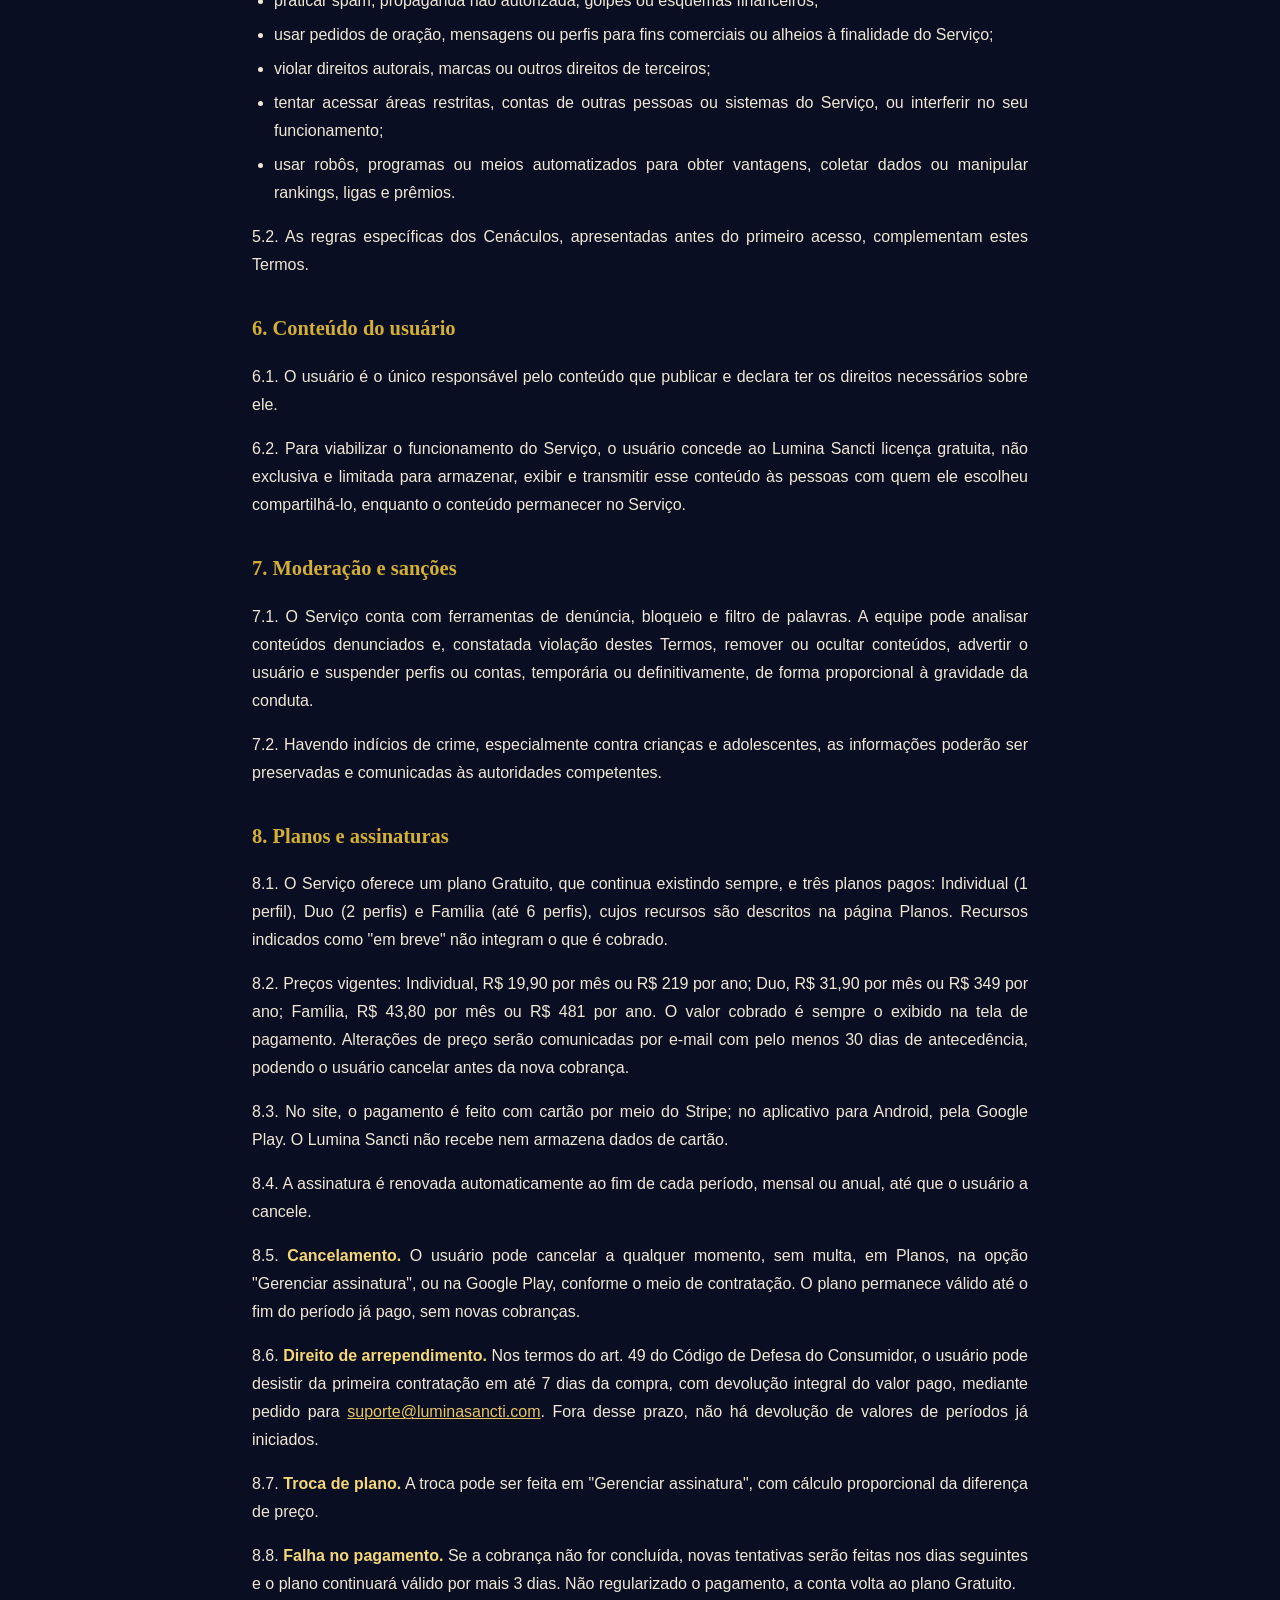
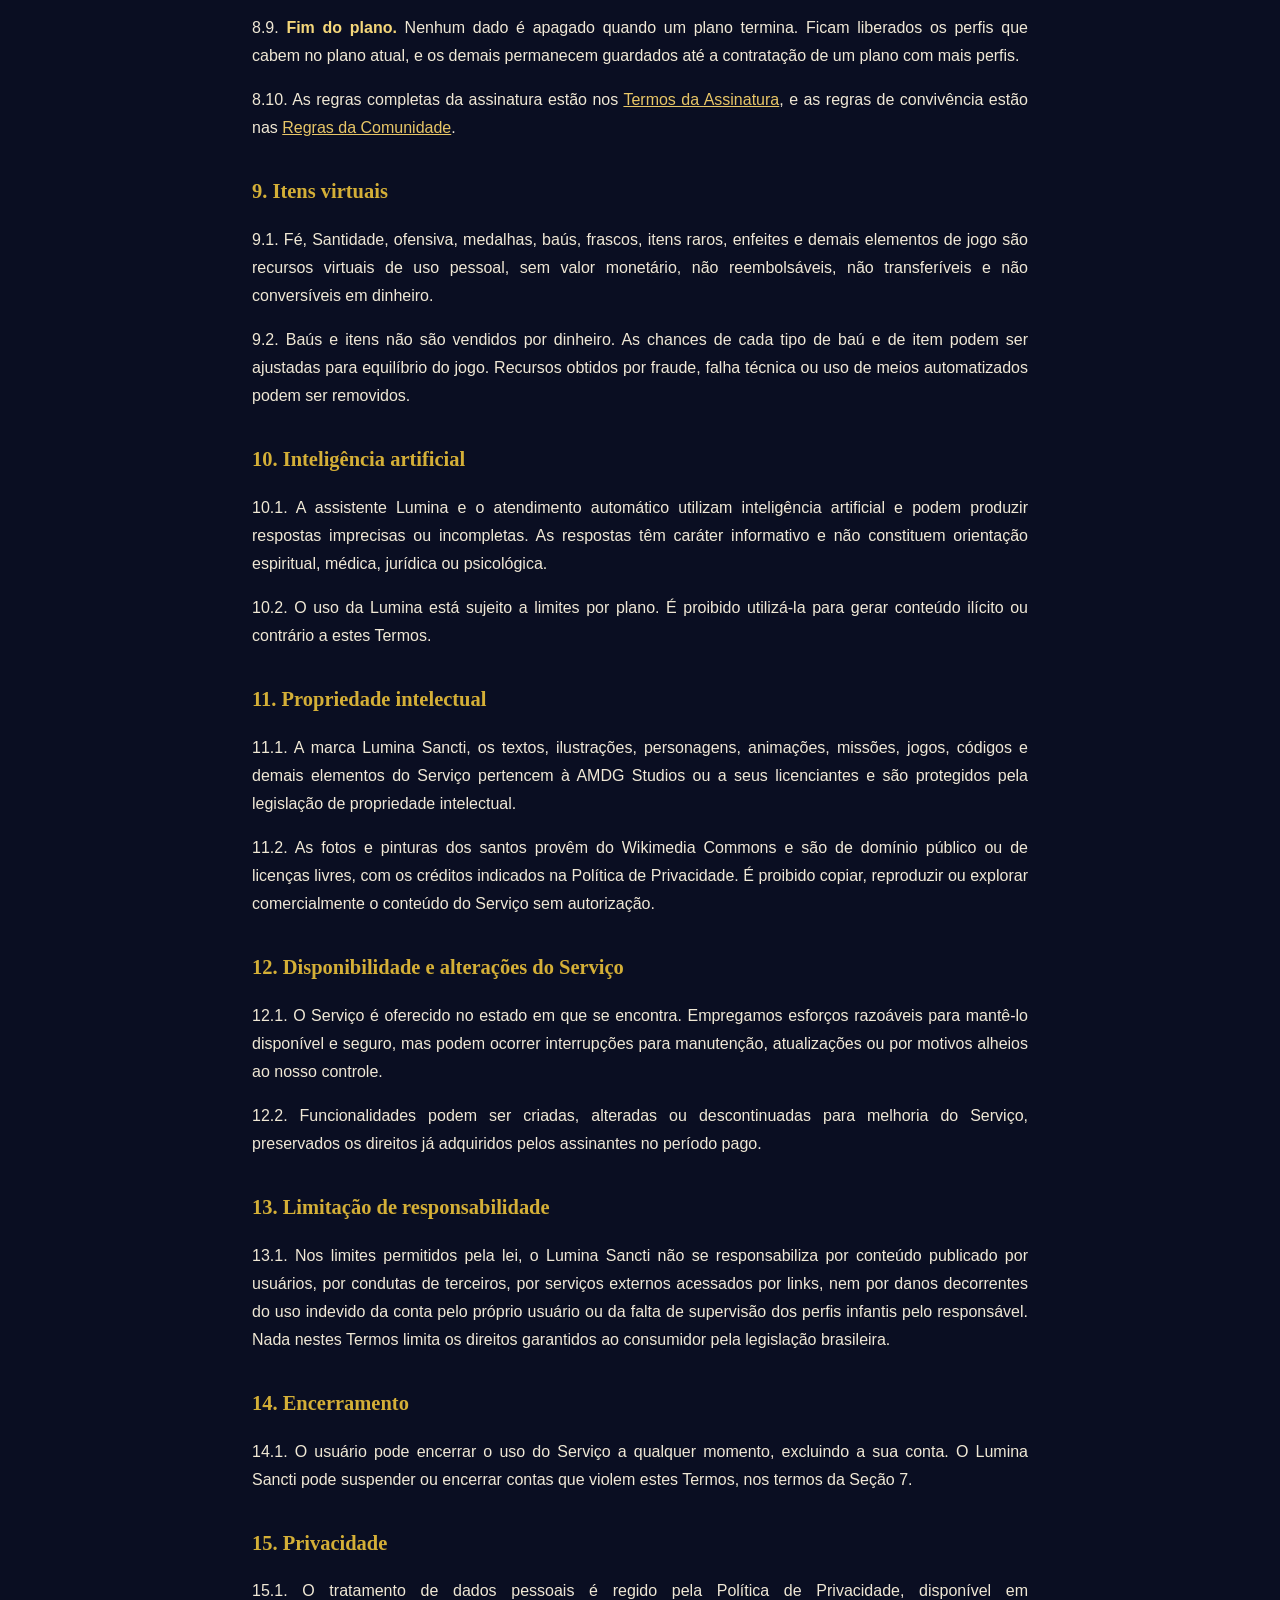
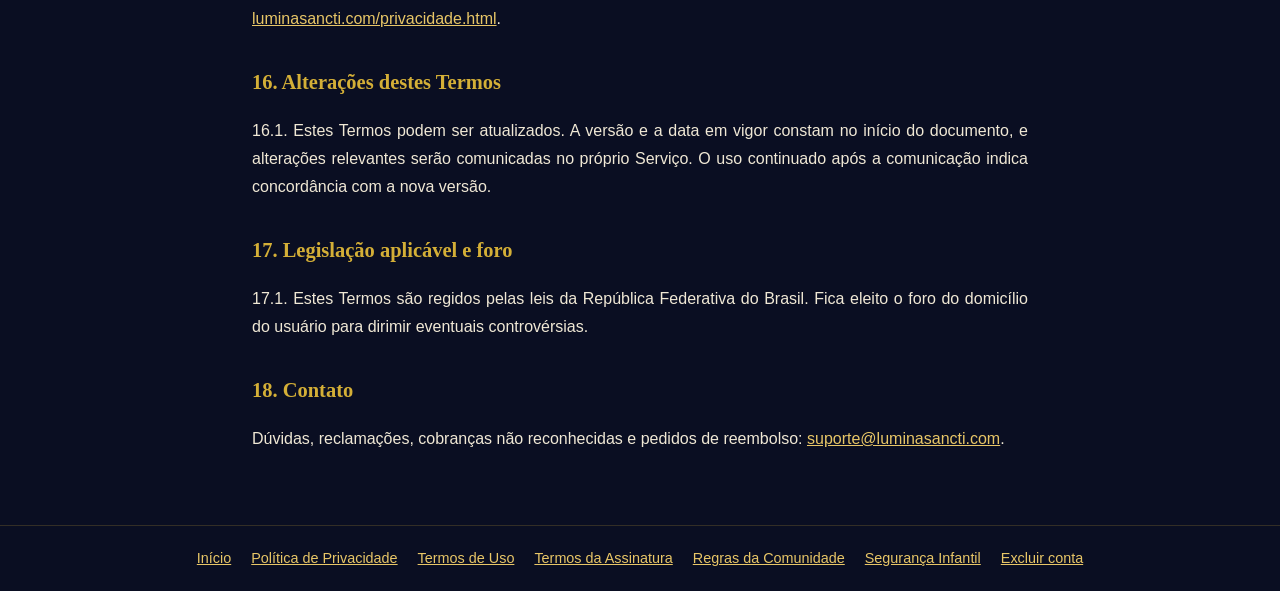
<file: termos-de-uso.html>
<!DOCTYPE html>
<html lang="pt-BR">
<head>
  <meta charset="UTF-8">
  <meta name="viewport" content="width=device-width, initial-scale=1.0">
  <title>Termos de Uso - Lumina Sancti</title>
  <meta name="description" content="Termos de Uso do Lumina Sancti: regras, planos, assinaturas e direitos.">
  <link rel="canonical" href="https://luminasancti.com/termos-de-uso">
  <link rel="icon" href="/favicon.ico" sizes="48x48">
  <link rel="icon" type="image/png" sizes="96x96" href="/favicon-96.png">
  <meta name="theme-color" content="#0a0e22">
  <style>
    * { box-sizing: border-box; }
    body { margin: 0; background: #0a0e22; color: #f0e8d5; font-family: 'Segoe UI', Roboto, Arial, sans-serif; line-height: 1.75; }
    header { padding: 18px 20px; border-bottom: 1px solid rgba(212, 175, 55, 0.3); text-align: center; }
    header a { color: #d4af37; font-family: Georgia, 'Times New Roman', serif; font-size: 1.25rem; letter-spacing: 6px; text-decoration: none; text-transform: uppercase; }
    main { max-width: 820px; margin: 0 auto; padding: 28px 22px 56px; }
    h1 { margin: 0 0 6px; font-family: Georgia, 'Times New Roman', serif; font-weight: 600; font-size: 2rem; color: #f5d77a; }
    h3 { margin: 32px 0 10px; font-family: Georgia, 'Times New Roman', serif; font-size: 1.28rem; color: #d4af37; }
    p, li { font-size: 1rem; text-align: justify; }
    ul, ol { padding-left: 22px; }
    li { margin-bottom: 6px; }
    a { color: #e8c667; }
    strong { color: #f5d77a; }
    .privacidade-data { color: #aaa391; font-size: 0.92rem; text-align: left; }
    nav.documentos { display: flex; flex-wrap: wrap; gap: 10px; margin: 14px 0 6px; }
    nav.documentos a { padding: 6px 12px; border: 1px solid rgba(212, 175, 55, 0.35); border-radius: 999px; text-decoration: none; font-size: 0.88rem; }
    footer { border-top: 1px solid rgba(212, 175, 55, 0.2); padding: 20px; text-align: center; font-size: 0.9rem; color: #aaa391; }
    footer a { margin: 0 10px; }
  </style>
</head>
<body>
  <header><a href="/">Lumina Sancti</a></header>
  <main>
    <h1>Termos de Uso</h1>
    <nav class="documentos"><a href="/privacidade">Política de Privacidade</a><a href="/termos-de-uso">Termos de Uso</a><a href="/termos-da-assinatura">Termos da Assinatura</a><a href="/regras-da-comunidade">Regras da Comunidade</a><a href="/seguranca-infantil">Segurança Infantil</a><a href="/excluir-conta">Excluir conta</a></nav>
    <p class="privacidade-data">Versão 2.0, em vigor desde 24 de novembro de 2026.</p>

    <h3>1. Aceitação</h3>
    <p>1.1. Estes Termos de Uso ("Termos") regulam o acesso e a utilização do site luminasancti.com e do aplicativo Lumina Sancti (em conjunto, o "Serviço"), mantidos pela AMDG Studios.</p>
    <p>1.2. Ao criar uma conta, o usuário declara ter lido, compreendido e aceitado estes Termos e a Política de Privacidade, que deles faz parte. Quem não concordar com estes Termos não deve criar conta nem utilizar o Serviço.</p>

    <h3>2. O Serviço</h3>
    <p>2.1. O Lumina Sancti é um serviço católico de formação e oração, com biografias dos santos, trilhas e missões, orações, terço, novenas, exame de consciência, Leitura do dia, jogos, cursos, ligas, baús e itens virtuais, Comunidade, Cenáculos, Pedidos de oração, Diário de intenções e a assistente Lumina.</p>
    <p>2.2. O conteúdo religioso do Serviço tem finalidade de formação e devoção e não substitui os sacramentos, a orientação de um sacerdote ou o Magistério da Igreja.</p>

    <h3>3. Cadastro e conta</h3>
    <p>3.1. A conta deve ser criada por pessoa com 18 anos ou mais, que declara essa condição no cadastro. O titular da conta é responsável por todos os perfis a ela vinculados.</p>
    <p>3.2. O usuário se compromete a fornecer informações verdadeiras, a manter a senha em sigilo e a comunicar imediatamente qualquer uso não autorizado da conta. É vedado criar contas com e-mails temporários ou descartáveis, por meios automatizados ou em nome de terceiros sem autorização.</p>
    <p>3.3. Para prevenir abusos, o Serviço pode limitar o número de contas por aparelho, exigir confirmação do e-mail e utilizar verificação contra robôs.</p>

    <h3>4. Perfis infantis</h3>
    <p>4.1. Crianças e adolescentes somente podem usar o Serviço por meio de perfis infantis criados pelo titular da conta, que declara ser pai, mãe ou responsável legal e se compromete a supervisionar o uso.</p>
    <p>4.2. Perfis infantis têm acesso apenas a conteúdos e funcionalidades adequados à idade, não participam da Comunidade, dos Cenáculos e dos Pedidos de oração e não podem ser contatados por pessoas de fora da família. A saída do modo infantil exige o PIN do responsável.</p>

    <h3>5. Regras de conduta</h3>
    <p>5.1. Ao usar o Serviço, o usuário se compromete a agir com respeito, caridade e boa-fé. É proibido, entre outras condutas:</p>
    <ul>
      <li>publicar conteúdo ofensivo, discriminatório, violento, obsceno, difamatório ou contrário à lei;</li>
      <li>assediar, ameaçar, enganar ou expor outras pessoas, especialmente crianças;</li>
      <li>divulgar dados pessoais de terceiros sem autorização;</li>
      <li>praticar spam, propaganda não autorizada, golpes ou esquemas financeiros;</li>
      <li>usar pedidos de oração, mensagens ou perfis para fins comerciais ou alheios à finalidade do Serviço;</li>
      <li>violar direitos autorais, marcas ou outros direitos de terceiros;</li>
      <li>tentar acessar áreas restritas, contas de outras pessoas ou sistemas do Serviço, ou interferir no seu funcionamento;</li>
      <li>usar robôs, programas ou meios automatizados para obter vantagens, coletar dados ou manipular rankings, ligas e prêmios.</li>
    </ul>
    <p>5.2. As regras específicas dos Cenáculos, apresentadas antes do primeiro acesso, complementam estes Termos.</p>

    <h3>6. Conteúdo do usuário</h3>
    <p>6.1. O usuário é o único responsável pelo conteúdo que publicar e declara ter os direitos necessários sobre ele.</p>
    <p>6.2. Para viabilizar o funcionamento do Serviço, o usuário concede ao Lumina Sancti licença gratuita, não exclusiva e limitada para armazenar, exibir e transmitir esse conteúdo às pessoas com quem ele escolheu compartilhá-lo, enquanto o conteúdo permanecer no Serviço.</p>

    <h3>7. Moderação e sanções</h3>
    <p>7.1. O Serviço conta com ferramentas de denúncia, bloqueio e filtro de palavras. A equipe pode analisar conteúdos denunciados e, constatada violação destes Termos, remover ou ocultar conteúdos, advertir o usuário e suspender perfis ou contas, temporária ou definitivamente, de forma proporcional à gravidade da conduta.</p>
    <p>7.2. Havendo indícios de crime, especialmente contra crianças e adolescentes, as informações poderão ser preservadas e comunicadas às autoridades competentes.</p>

    <h3>8. Planos e assinaturas</h3>
    <p>8.1. O Serviço oferece um plano Gratuito, que continua existindo sempre, e três planos pagos: Individual (1 perfil), Duo (2 perfis) e Família (até 6 perfis), cujos recursos são descritos na página Planos. Recursos indicados como "em breve" não integram o que é cobrado.</p>
    <p>8.2. Preços vigentes: Individual, R$ 19,90 por mês ou R$ 219 por ano; Duo, R$ 31,90 por mês ou R$ 349 por ano; Família, R$ 43,80 por mês ou R$ 481 por ano. O valor cobrado é sempre o exibido na tela de pagamento. Alterações de preço serão comunicadas por e-mail com pelo menos 30 dias de antecedência, podendo o usuário cancelar antes da nova cobrança.</p>
    <p>8.3. No site, o pagamento é feito com cartão por meio do Stripe; no aplicativo para Android, pela Google Play. O Lumina Sancti não recebe nem armazena dados de cartão.</p>
    <p>8.4. A assinatura é renovada automaticamente ao fim de cada período, mensal ou anual, até que o usuário a cancele.</p>
    <p>8.5. <strong>Cancelamento.</strong> O usuário pode cancelar a qualquer momento, sem multa, em Planos, na opção "Gerenciar assinatura", ou na Google Play, conforme o meio de contratação. O plano permanece válido até o fim do período já pago, sem novas cobranças.</p>
    <p>8.6. <strong>Direito de arrependimento.</strong> Nos termos do art. 49 do Código de Defesa do Consumidor, o usuário pode desistir da primeira contratação em até 7 dias da compra, com devolução integral do valor pago, mediante pedido para <a href="mailto:suporte@luminasancti.com">suporte@luminasancti.com</a>. Fora desse prazo, não há devolução de valores de períodos já iniciados.</p>
    <p>8.7. <strong>Troca de plano.</strong> A troca pode ser feita em "Gerenciar assinatura", com cálculo proporcional da diferença de preço.</p>
    <p>8.8. <strong>Falha no pagamento.</strong> Se a cobrança não for concluída, novas tentativas serão feitas nos dias seguintes e o plano continuará válido por mais 3 dias. Não regularizado o pagamento, a conta volta ao plano Gratuito.</p>
    <p>8.9. <strong>Fim do plano.</strong> Nenhum dado é apagado quando um plano termina. Ficam liberados os perfis que cabem no plano atual, e os demais permanecem guardados até a contratação de um plano com mais perfis.</p>

    <p>8.10. As regras completas da assinatura estão nos <a href="/termos-da-assinatura">Termos da Assinatura</a>, e as regras de convivência estão nas <a href="/regras-da-comunidade">Regras da Comunidade</a>.</p>

    <h3>9. Itens virtuais</h3>
    <p>9.1. Fé, Santidade, ofensiva, medalhas, baús, frascos, itens raros, enfeites e demais elementos de jogo são recursos virtuais de uso pessoal, sem valor monetário, não reembolsáveis, não transferíveis e não conversíveis em dinheiro.</p>
    <p>9.2. Baús e itens não são vendidos por dinheiro. As chances de cada tipo de baú e de item podem ser ajustadas para equilíbrio do jogo. Recursos obtidos por fraude, falha técnica ou uso de meios automatizados podem ser removidos.</p>

    <h3>10. Inteligência artificial</h3>
    <p>10.1. A assistente Lumina e o atendimento automático utilizam inteligência artificial e podem produzir respostas imprecisas ou incompletas. As respostas têm caráter informativo e não constituem orientação espiritual, médica, jurídica ou psicológica.</p>
    <p>10.2. O uso da Lumina está sujeito a limites por plano. É proibido utilizá-la para gerar conteúdo ilícito ou contrário a estes Termos.</p>

    <h3>11. Propriedade intelectual</h3>
    <p>11.1. A marca Lumina Sancti, os textos, ilustrações, personagens, animações, missões, jogos, códigos e demais elementos do Serviço pertencem à AMDG Studios ou a seus licenciantes e são protegidos pela legislação de propriedade intelectual.</p>
    <p>11.2. As fotos e pinturas dos santos provêm do Wikimedia Commons e são de domínio público ou de licenças livres, com os créditos indicados na Política de Privacidade. É proibido copiar, reproduzir ou explorar comercialmente o conteúdo do Serviço sem autorização.</p>

    <h3>12. Disponibilidade e alterações do Serviço</h3>
    <p>12.1. O Serviço é oferecido no estado em que se encontra. Empregamos esforços razoáveis para mantê-lo disponível e seguro, mas podem ocorrer interrupções para manutenção, atualizações ou por motivos alheios ao nosso controle.</p>
    <p>12.2. Funcionalidades podem ser criadas, alteradas ou descontinuadas para melhoria do Serviço, preservados os direitos já adquiridos pelos assinantes no período pago.</p>

    <h3>13. Limitação de responsabilidade</h3>
    <p>13.1. Nos limites permitidos pela lei, o Lumina Sancti não se responsabiliza por conteúdo publicado por usuários, por condutas de terceiros, por serviços externos acessados por links, nem por danos decorrentes do uso indevido da conta pelo próprio usuário ou da falta de supervisão dos perfis infantis pelo responsável. Nada nestes Termos limita os direitos garantidos ao consumidor pela legislação brasileira.</p>

    <h3>14. Encerramento</h3>
    <p>14.1. O usuário pode encerrar o uso do Serviço a qualquer momento, excluindo a sua conta. O Lumina Sancti pode suspender ou encerrar contas que violem estes Termos, nos termos da Seção 7.</p>

    <h3>15. Privacidade</h3>
    <p>15.1. O tratamento de dados pessoais é regido pela Política de Privacidade, disponível em <a href="/privacidade">luminasancti.com/privacidade.html</a>.</p>

    <h3>16. Alterações destes Termos</h3>
    <p>16.1. Estes Termos podem ser atualizados. A versão e a data em vigor constam no início do documento, e alterações relevantes serão comunicadas no próprio Serviço. O uso continuado após a comunicação indica concordância com a nova versão.</p>

    <h3>17. Legislação aplicável e foro</h3>
    <p>17.1. Estes Termos são regidos pelas leis da República Federativa do Brasil. Fica eleito o foro do domicílio do usuário para dirimir eventuais controvérsias.</p>

    <h3>18. Contato</h3>
    <p>Dúvidas, reclamações, cobranças não reconhecidas e pedidos de reembolso: <a href="mailto:suporte@luminasancti.com">suporte@luminasancti.com</a>.</p>
  </main>
  <footer><a href="/">Início</a><a href="/privacidade">Política de Privacidade</a><a href="/termos-de-uso">Termos de Uso</a><a href="/termos-da-assinatura">Termos da Assinatura</a><a href="/regras-da-comunidade">Regras da Comunidade</a><a href="/seguranca-infantil">Segurança Infantil</a><a href="/excluir-conta">Excluir conta</a></footer>
</body>
</html>
</file>
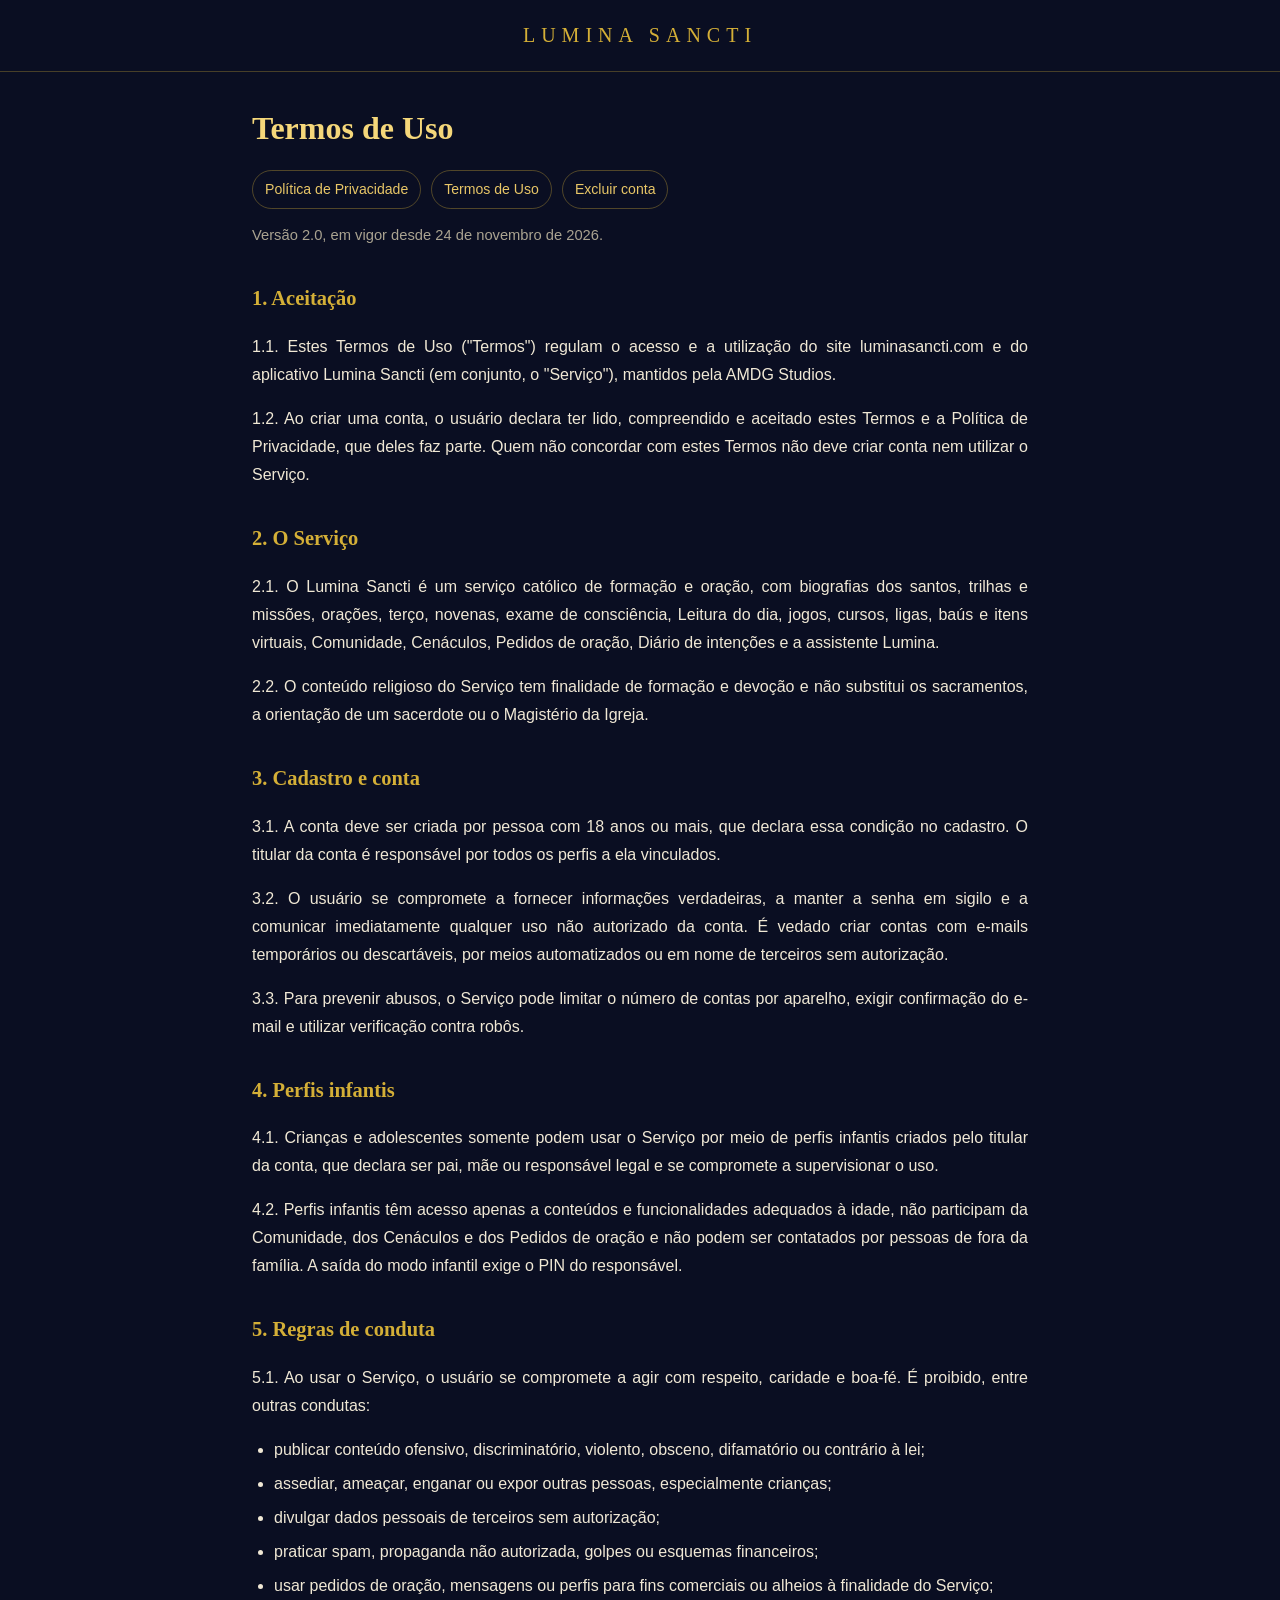
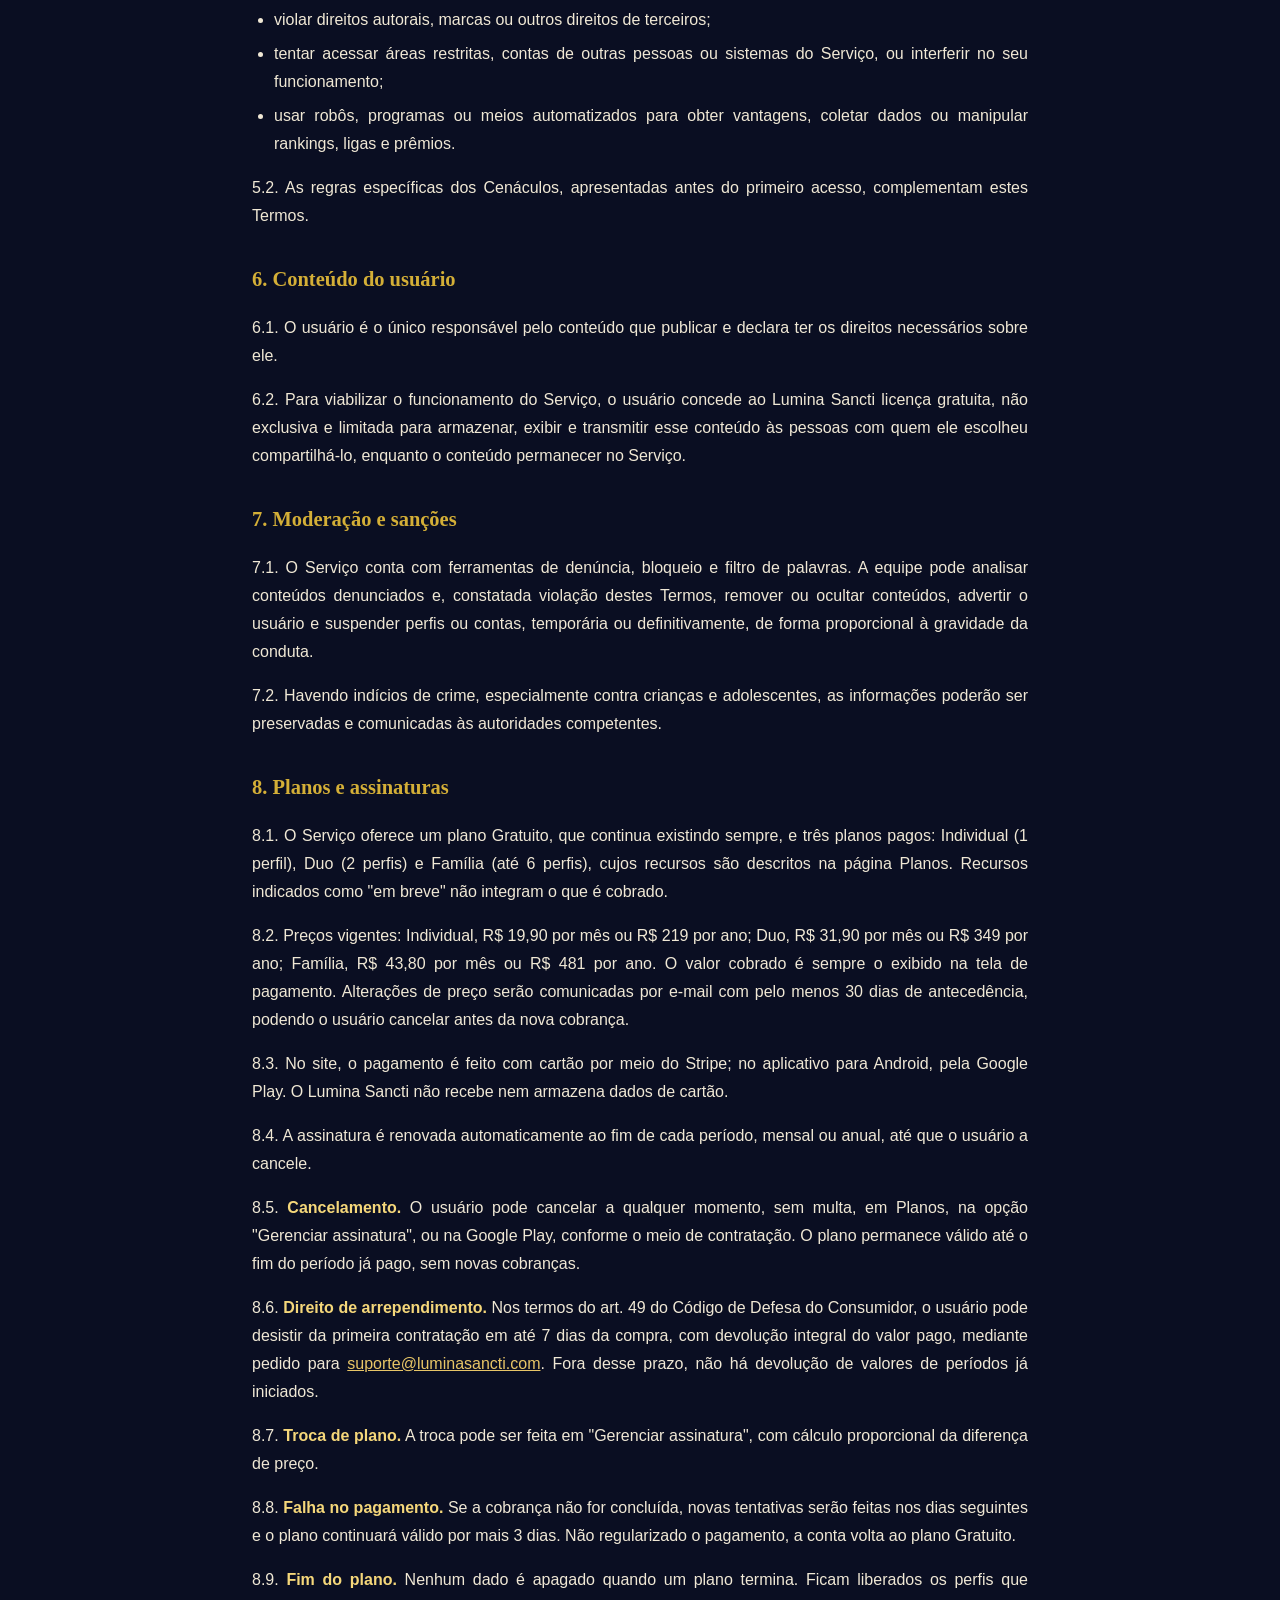
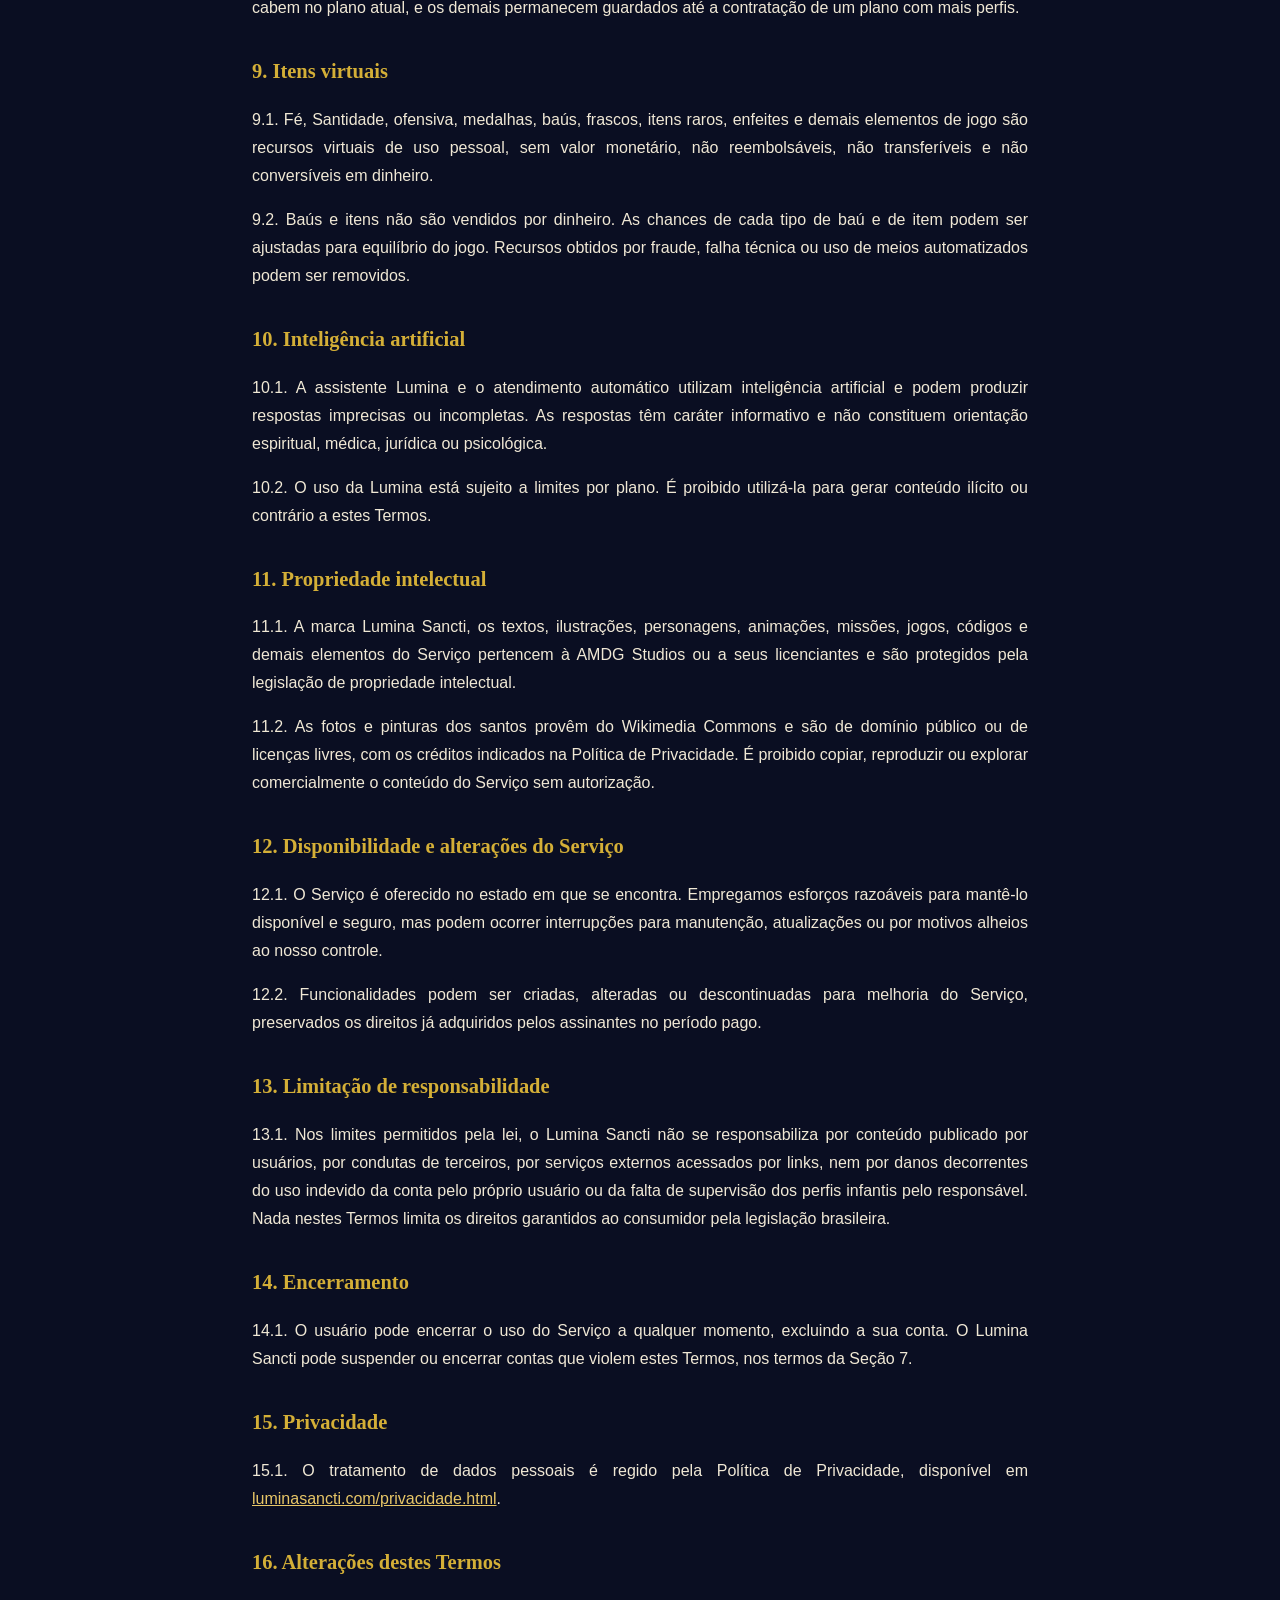
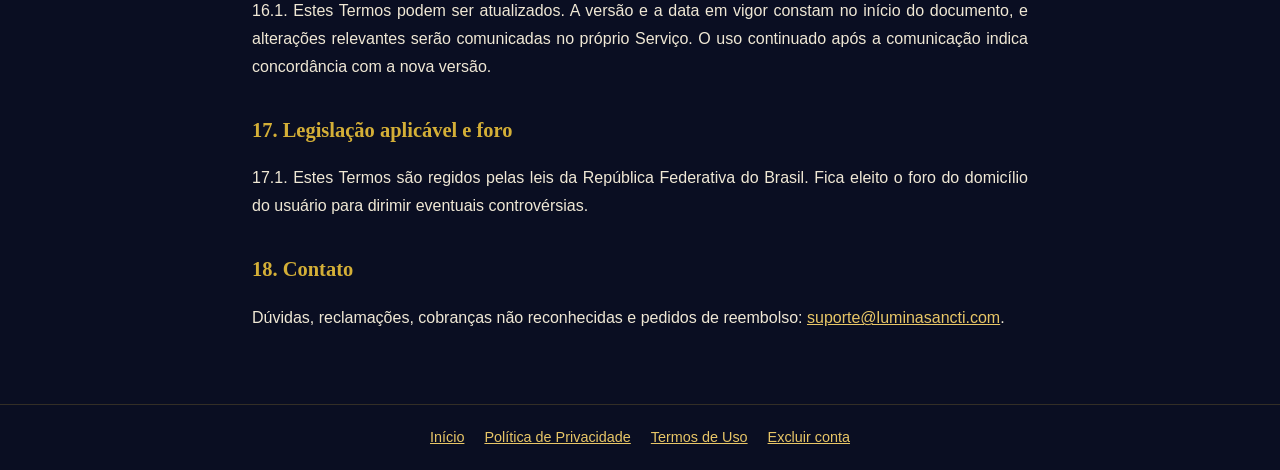
<file: termos.html>
<!DOCTYPE html>
<html lang="pt-BR">
<head>
  <meta charset="UTF-8">
  <meta name="viewport" content="width=device-width, initial-scale=1.0">
  <title>Termos de Uso - Lumina Sancti</title>
  <meta name="description" content="Termos de Uso do Lumina Sancti: regras, planos, assinaturas e direitos.">
  <link rel="canonical" href="https://luminasancti.com/termos.html">
  <link rel="icon" href="/favicon.ico" sizes="48x48">
  <link rel="icon" type="image/png" sizes="96x96" href="/favicon-96.png">
  <meta name="theme-color" content="#0a0e22">
  <style>
    * { box-sizing: border-box; }
    body { margin: 0; background: #0a0e22; color: #f0e8d5; font-family: 'Segoe UI', Roboto, Arial, sans-serif; line-height: 1.75; }
    header { padding: 18px 20px; border-bottom: 1px solid rgba(212, 175, 55, 0.3); text-align: center; }
    header a { color: #d4af37; font-family: Georgia, 'Times New Roman', serif; font-size: 1.25rem; letter-spacing: 6px; text-decoration: none; text-transform: uppercase; }
    main { max-width: 820px; margin: 0 auto; padding: 28px 22px 56px; }
    h1 { margin: 0 0 6px; font-family: Georgia, 'Times New Roman', serif; font-weight: 600; font-size: 2rem; color: #f5d77a; }
    h3 { margin: 32px 0 10px; font-family: Georgia, 'Times New Roman', serif; font-size: 1.28rem; color: #d4af37; }
    p, li { font-size: 1rem; text-align: justify; }
    ul, ol { padding-left: 22px; }
    li { margin-bottom: 6px; }
    a { color: #e8c667; }
    strong { color: #f5d77a; }
    .privacidade-data { color: #aaa391; font-size: 0.92rem; text-align: left; }
    nav.documentos { display: flex; flex-wrap: wrap; gap: 10px; margin: 14px 0 6px; }
    nav.documentos a { padding: 6px 12px; border: 1px solid rgba(212, 175, 55, 0.35); border-radius: 999px; text-decoration: none; font-size: 0.88rem; }
    footer { border-top: 1px solid rgba(212, 175, 55, 0.2); padding: 20px; text-align: center; font-size: 0.9rem; color: #aaa391; }
    footer a { margin: 0 10px; }
  </style>
</head>
<body>
  <header><a href="/">Lumina Sancti</a></header>
  <main>
    <h1>Termos de Uso</h1>
    <nav class="documentos"><a href="/privacidade.html">Política de Privacidade</a><a href="/termos.html">Termos de Uso</a><a href="/excluir-conta.html">Excluir conta</a></nav>
    <p class="privacidade-data">Versão 2.0, em vigor desde 24 de novembro de 2026.</p>

    <h3>1. Aceitação</h3>
    <p>1.1. Estes Termos de Uso ("Termos") regulam o acesso e a utilização do site luminasancti.com e do aplicativo Lumina Sancti (em conjunto, o "Serviço"), mantidos pela AMDG Studios.</p>
    <p>1.2. Ao criar uma conta, o usuário declara ter lido, compreendido e aceitado estes Termos e a Política de Privacidade, que deles faz parte. Quem não concordar com estes Termos não deve criar conta nem utilizar o Serviço.</p>

    <h3>2. O Serviço</h3>
    <p>2.1. O Lumina Sancti é um serviço católico de formação e oração, com biografias dos santos, trilhas e missões, orações, terço, novenas, exame de consciência, Leitura do dia, jogos, cursos, ligas, baús e itens virtuais, Comunidade, Cenáculos, Pedidos de oração, Diário de intenções e a assistente Lumina.</p>
    <p>2.2. O conteúdo religioso do Serviço tem finalidade de formação e devoção e não substitui os sacramentos, a orientação de um sacerdote ou o Magistério da Igreja.</p>

    <h3>3. Cadastro e conta</h3>
    <p>3.1. A conta deve ser criada por pessoa com 18 anos ou mais, que declara essa condição no cadastro. O titular da conta é responsável por todos os perfis a ela vinculados.</p>
    <p>3.2. O usuário se compromete a fornecer informações verdadeiras, a manter a senha em sigilo e a comunicar imediatamente qualquer uso não autorizado da conta. É vedado criar contas com e-mails temporários ou descartáveis, por meios automatizados ou em nome de terceiros sem autorização.</p>
    <p>3.3. Para prevenir abusos, o Serviço pode limitar o número de contas por aparelho, exigir confirmação do e-mail e utilizar verificação contra robôs.</p>

    <h3>4. Perfis infantis</h3>
    <p>4.1. Crianças e adolescentes somente podem usar o Serviço por meio de perfis infantis criados pelo titular da conta, que declara ser pai, mãe ou responsável legal e se compromete a supervisionar o uso.</p>
    <p>4.2. Perfis infantis têm acesso apenas a conteúdos e funcionalidades adequados à idade, não participam da Comunidade, dos Cenáculos e dos Pedidos de oração e não podem ser contatados por pessoas de fora da família. A saída do modo infantil exige o PIN do responsável.</p>

    <h3>5. Regras de conduta</h3>
    <p>5.1. Ao usar o Serviço, o usuário se compromete a agir com respeito, caridade e boa-fé. É proibido, entre outras condutas:</p>
    <ul>
      <li>publicar conteúdo ofensivo, discriminatório, violento, obsceno, difamatório ou contrário à lei;</li>
      <li>assediar, ameaçar, enganar ou expor outras pessoas, especialmente crianças;</li>
      <li>divulgar dados pessoais de terceiros sem autorização;</li>
      <li>praticar spam, propaganda não autorizada, golpes ou esquemas financeiros;</li>
      <li>usar pedidos de oração, mensagens ou perfis para fins comerciais ou alheios à finalidade do Serviço;</li>
      <li>violar direitos autorais, marcas ou outros direitos de terceiros;</li>
      <li>tentar acessar áreas restritas, contas de outras pessoas ou sistemas do Serviço, ou interferir no seu funcionamento;</li>
      <li>usar robôs, programas ou meios automatizados para obter vantagens, coletar dados ou manipular rankings, ligas e prêmios.</li>
    </ul>
    <p>5.2. As regras específicas dos Cenáculos, apresentadas antes do primeiro acesso, complementam estes Termos.</p>

    <h3>6. Conteúdo do usuário</h3>
    <p>6.1. O usuário é o único responsável pelo conteúdo que publicar e declara ter os direitos necessários sobre ele.</p>
    <p>6.2. Para viabilizar o funcionamento do Serviço, o usuário concede ao Lumina Sancti licença gratuita, não exclusiva e limitada para armazenar, exibir e transmitir esse conteúdo às pessoas com quem ele escolheu compartilhá-lo, enquanto o conteúdo permanecer no Serviço.</p>

    <h3>7. Moderação e sanções</h3>
    <p>7.1. O Serviço conta com ferramentas de denúncia, bloqueio e filtro de palavras. A equipe pode analisar conteúdos denunciados e, constatada violação destes Termos, remover ou ocultar conteúdos, advertir o usuário e suspender perfis ou contas, temporária ou definitivamente, de forma proporcional à gravidade da conduta.</p>
    <p>7.2. Havendo indícios de crime, especialmente contra crianças e adolescentes, as informações poderão ser preservadas e comunicadas às autoridades competentes.</p>

    <h3>8. Planos e assinaturas</h3>
    <p>8.1. O Serviço oferece um plano Gratuito, que continua existindo sempre, e três planos pagos: Individual (1 perfil), Duo (2 perfis) e Família (até 6 perfis), cujos recursos são descritos na página Planos. Recursos indicados como "em breve" não integram o que é cobrado.</p>
    <p>8.2. Preços vigentes: Individual, R$ 19,90 por mês ou R$ 219 por ano; Duo, R$ 31,90 por mês ou R$ 349 por ano; Família, R$ 43,80 por mês ou R$ 481 por ano. O valor cobrado é sempre o exibido na tela de pagamento. Alterações de preço serão comunicadas por e-mail com pelo menos 30 dias de antecedência, podendo o usuário cancelar antes da nova cobrança.</p>
    <p>8.3. No site, o pagamento é feito com cartão por meio do Stripe; no aplicativo para Android, pela Google Play. O Lumina Sancti não recebe nem armazena dados de cartão.</p>
    <p>8.4. A assinatura é renovada automaticamente ao fim de cada período, mensal ou anual, até que o usuário a cancele.</p>
    <p>8.5. <strong>Cancelamento.</strong> O usuário pode cancelar a qualquer momento, sem multa, em Planos, na opção "Gerenciar assinatura", ou na Google Play, conforme o meio de contratação. O plano permanece válido até o fim do período já pago, sem novas cobranças.</p>
    <p>8.6. <strong>Direito de arrependimento.</strong> Nos termos do art. 49 do Código de Defesa do Consumidor, o usuário pode desistir da primeira contratação em até 7 dias da compra, com devolução integral do valor pago, mediante pedido para <a href="mailto:suporte@luminasancti.com">suporte@luminasancti.com</a>. Fora desse prazo, não há devolução de valores de períodos já iniciados.</p>
    <p>8.7. <strong>Troca de plano.</strong> A troca pode ser feita em "Gerenciar assinatura", com cálculo proporcional da diferença de preço.</p>
    <p>8.8. <strong>Falha no pagamento.</strong> Se a cobrança não for concluída, novas tentativas serão feitas nos dias seguintes e o plano continuará válido por mais 3 dias. Não regularizado o pagamento, a conta volta ao plano Gratuito.</p>
    <p>8.9. <strong>Fim do plano.</strong> Nenhum dado é apagado quando um plano termina. Ficam liberados os perfis que cabem no plano atual, e os demais permanecem guardados até a contratação de um plano com mais perfis.</p>

    <h3>9. Itens virtuais</h3>
    <p>9.1. Fé, Santidade, ofensiva, medalhas, baús, frascos, itens raros, enfeites e demais elementos de jogo são recursos virtuais de uso pessoal, sem valor monetário, não reembolsáveis, não transferíveis e não conversíveis em dinheiro.</p>
    <p>9.2. Baús e itens não são vendidos por dinheiro. As chances de cada tipo de baú e de item podem ser ajustadas para equilíbrio do jogo. Recursos obtidos por fraude, falha técnica ou uso de meios automatizados podem ser removidos.</p>

    <h3>10. Inteligência artificial</h3>
    <p>10.1. A assistente Lumina e o atendimento automático utilizam inteligência artificial e podem produzir respostas imprecisas ou incompletas. As respostas têm caráter informativo e não constituem orientação espiritual, médica, jurídica ou psicológica.</p>
    <p>10.2. O uso da Lumina está sujeito a limites por plano. É proibido utilizá-la para gerar conteúdo ilícito ou contrário a estes Termos.</p>

    <h3>11. Propriedade intelectual</h3>
    <p>11.1. A marca Lumina Sancti, os textos, ilustrações, personagens, animações, missões, jogos, códigos e demais elementos do Serviço pertencem à AMDG Studios ou a seus licenciantes e são protegidos pela legislação de propriedade intelectual.</p>
    <p>11.2. As fotos e pinturas dos santos provêm do Wikimedia Commons e são de domínio público ou de licenças livres, com os créditos indicados na Política de Privacidade. É proibido copiar, reproduzir ou explorar comercialmente o conteúdo do Serviço sem autorização.</p>

    <h3>12. Disponibilidade e alterações do Serviço</h3>
    <p>12.1. O Serviço é oferecido no estado em que se encontra. Empregamos esforços razoáveis para mantê-lo disponível e seguro, mas podem ocorrer interrupções para manutenção, atualizações ou por motivos alheios ao nosso controle.</p>
    <p>12.2. Funcionalidades podem ser criadas, alteradas ou descontinuadas para melhoria do Serviço, preservados os direitos já adquiridos pelos assinantes no período pago.</p>

    <h3>13. Limitação de responsabilidade</h3>
    <p>13.1. Nos limites permitidos pela lei, o Lumina Sancti não se responsabiliza por conteúdo publicado por usuários, por condutas de terceiros, por serviços externos acessados por links, nem por danos decorrentes do uso indevido da conta pelo próprio usuário ou da falta de supervisão dos perfis infantis pelo responsável. Nada nestes Termos limita os direitos garantidos ao consumidor pela legislação brasileira.</p>

    <h3>14. Encerramento</h3>
    <p>14.1. O usuário pode encerrar o uso do Serviço a qualquer momento, excluindo a sua conta. O Lumina Sancti pode suspender ou encerrar contas que violem estes Termos, nos termos da Seção 7.</p>

    <h3>15. Privacidade</h3>
    <p>15.1. O tratamento de dados pessoais é regido pela Política de Privacidade, disponível em <a href="/privacidade.html">luminasancti.com/privacidade.html</a>.</p>

    <h3>16. Alterações destes Termos</h3>
    <p>16.1. Estes Termos podem ser atualizados. A versão e a data em vigor constam no início do documento, e alterações relevantes serão comunicadas no próprio Serviço. O uso continuado após a comunicação indica concordância com a nova versão.</p>

    <h3>17. Legislação aplicável e foro</h3>
    <p>17.1. Estes Termos são regidos pelas leis da República Federativa do Brasil. Fica eleito o foro do domicílio do usuário para dirimir eventuais controvérsias.</p>

    <h3>18. Contato</h3>
    <p>Dúvidas, reclamações, cobranças não reconhecidas e pedidos de reembolso: <a href="mailto:suporte@luminasancti.com">suporte@luminasancti.com</a>.</p>
  </main>
  <footer><a href="/">Início</a><a href="/privacidade.html">Política de Privacidade</a><a href="/termos.html">Termos de Uso</a><a href="/excluir-conta.html">Excluir conta</a></footer>
</body>
</html>
</file>
